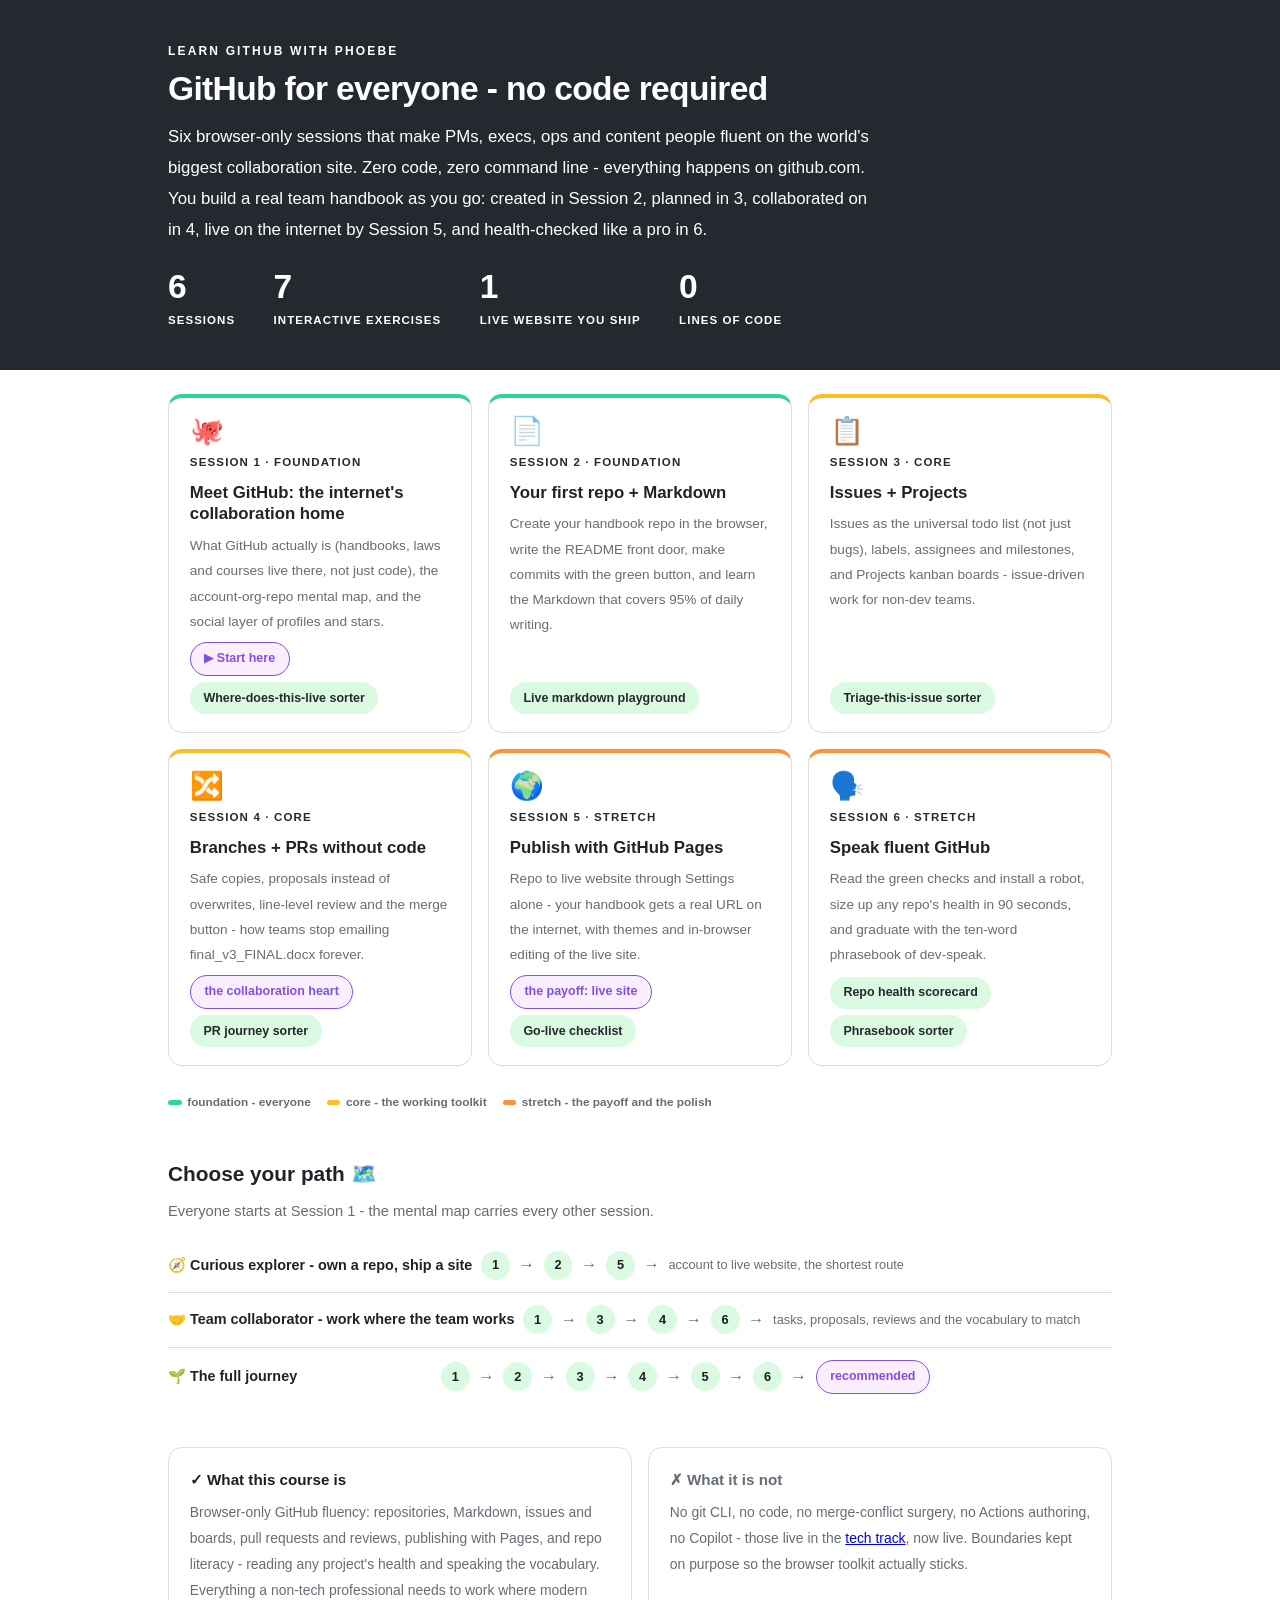
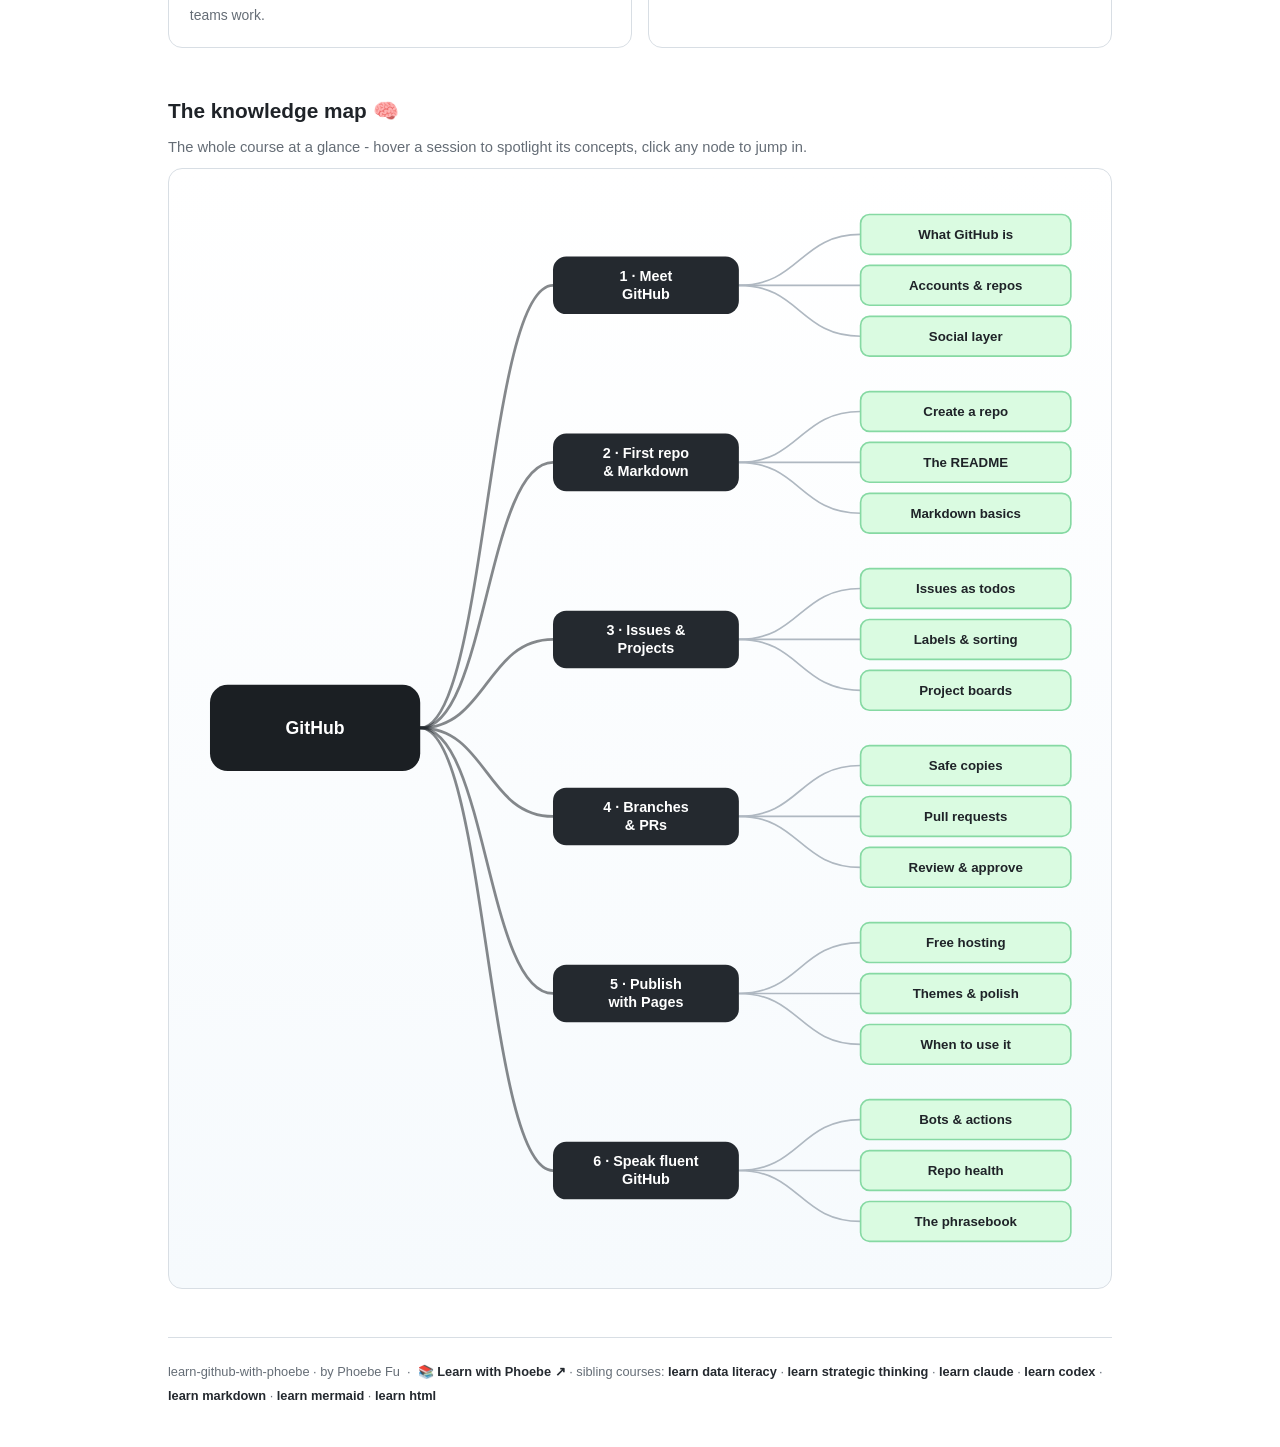
<file: index.html>
<!DOCTYPE html>
<html lang="en">
<head>
<meta charset="UTF-8">
<meta name="viewport" content="width=device-width, initial-scale=1.0">
<!-- social:start -->
<meta name="description" content="Six browser-only sessions that make PMs, execs, ops and content people fluent on the world&#x27;s biggest collaboration site. Zero code, zero command line - everything happens on github.com. You...">
<meta property="og:type" content="article">
<meta property="og:site_name" content="Learn with Phoebe">
<meta property="og:title" content="learn github with phoebe - GitHub for everyone, no code required">
<meta property="og:description" content="Six browser-only sessions that make PMs, execs, ops and content people fluent on the world&#x27;s biggest collaboration site. Zero code, zero command line - everything happens on github.com. You...">
<meta property="og:url" content="https://phoebefu6.github.io/learn-github-with-phoebe/">
<meta property="og:image" content="https://phoebefu6.github.io/learn-github-with-phoebe/assets/og-cover.png">
<meta property="og:image:width" content="1200">
<meta property="og:image:height" content="630">
<meta name="twitter:card" content="summary_large_image">
<meta name="twitter:title" content="learn github with phoebe - GitHub for everyone, no code required">
<meta name="twitter:description" content="Six browser-only sessions that make PMs, execs, ops and content people fluent on the world&#x27;s biggest collaboration site. Zero code, zero command line - everything happens on github.com. You...">
<meta name="twitter:image" content="https://phoebefu6.github.io/learn-github-with-phoebe/assets/og-cover.png">
<!-- social:end -->
<title>learn github with phoebe - GitHub for everyone, no code required</title>
<link rel="stylesheet" href="assets/style.css?v=40">
<style>
  .stats-row { display: flex; gap: 2.4rem; margin-top: 1.5rem; flex-wrap: wrap; }
  .stat b { display: block; font-size: 2.1rem; font-weight: 800; line-height: 1.05; font-variant-numeric: tabular-nums; }
  .stat span { font-size: .72rem; opacity: 1; text-transform: uppercase; letter-spacing: .09em; font-weight: 600; }

  .course-grid { display: grid; grid-template-columns: repeat(auto-fit, minmax(17rem, 1fr)); gap: 1rem; margin-top: 1.5rem; }
  .course-card {
    border: 1px solid var(--hairline);
    border-top: 4px solid var(--diff, var(--indigo));
    border-radius: var(--radius);
    padding: 1.2rem 1.3rem 1.1rem;
    display: flex;
    flex-direction: column;
    gap: .5rem;
    text-decoration: none;
    color: var(--ink);
    background: #fff;
    transition: box-shadow .15s ease, border-color .15s ease, transform .15s ease;
    position: relative;
  }
  .course-card:hover { border-color: var(--indigo-soft); border-top-color: var(--diff, var(--indigo)); box-shadow: 0 8px 28px rgba(27,31,35,.13); transform: translateY(-3px); }
  .course-card .cicon { font-size: 1.7rem; line-height: 1; }
  .course-card .cnum { font-size: .72rem; font-weight: 700; color: var(--indigo); text-transform: uppercase; letter-spacing: .1em; }
  .course-card h3 { font-size: 1.05rem; font-weight: 800; line-height: 1.3; }
  .course-card p { font-size: .85rem; color: var(--muted); flex: 1; }
  .course-card .meta { display: flex; gap: .4rem; flex-wrap: wrap; }

  .diff-legend { display: flex; gap: 1rem; margin-top: 1.6rem; font-size: .74rem; color: var(--muted); font-weight: 600; flex-wrap: wrap; }
  .diff-legend i { display: inline-block; width: .85rem; height: .35rem; border-radius: 999px; margin-right: .35rem; vertical-align: middle; }

  .paths { margin-top: 2.6rem; }
  .paths h2 { font-size: 1.3rem; font-weight: 800; margin-bottom: .3rem; }
  .paths .plede { color: var(--muted); font-size: .92rem; margin-bottom: .8rem; }
  .path { display: flex; gap: .55rem; align-items: center; padding: .75rem 0; border-bottom: .5px solid var(--hairline); flex-wrap: wrap; }
  .path:last-child { border-bottom: none; }
  .path b { min-width: 16.5rem; font-size: .9rem; }
  .path .pstep { background: var(--indigo-50); color: var(--indigo-deep); border-radius: 999px; padding: .16rem .68rem; font-weight: 700; font-size: .8rem; text-decoration: none; transition: all .12s ease; }
  .path .pstep:hover { background: var(--indigo); color: #fff; }
  .path .parr { color: var(--muted); font-weight: 700; }

  .isnot { display: grid; grid-template-columns: repeat(auto-fit, minmax(17rem, 1fr)); gap: 1rem; margin-top: 2.6rem; }
  .isnot .half { border: 1px solid var(--hairline); border-radius: var(--radius); padding: 1.1rem 1.3rem; background: #fff; }
  .isnot .half h3 { font-size: .95rem; font-weight: 800; margin-bottom: .4rem; }
  .isnot .half p { font-size: .87rem; color: var(--muted); }
  .isnot .is h3 { color: var(--indigo-deep); }
  .isnot .not h3 { color: var(--muted); }

  .mm-section { margin-top: 1.6rem; }
  .mm-section h2 { font-size: 1.3rem; font-weight: 800; margin-bottom: .2rem; }
  .mm-section .mm-lede { color: var(--muted); font-size: .92rem; margin-bottom: .4rem; }
  .mm-wrap { border: 1px solid var(--hairline); border-radius: var(--radius); background: linear-gradient(180deg,#fff, #F6FAFD); padding: .6rem; overflow-x: auto; }
  .mm-svg { width: 100%; height: auto; display: block; max-width: 60rem; margin: 0 auto; min-width: 34rem; }
  .mm-link { cursor: pointer; text-decoration: none; }
  .mm-node rect { transition: opacity .15s ease, filter .15s ease; }
  .mm-node text { pointer-events: none; }
  .mm-link:hover .mm-node rect { filter: brightness(1.06); }
  .mm-edge { transition: opacity .15s ease; }
</style>
</head>
<body>

<header class="masthead">
  <div class="wrap">
    <div class="eyebrow">Learn GitHub with Phoebe</div>
    <h1>GitHub for everyone - <span class="accent">no code required</span></h1>
    <p class="sub">Six browser-only sessions that make PMs, execs, ops and content people fluent on the world's biggest collaboration site. Zero code, zero command line - everything happens on github.com. You build a real team handbook as you go: created in Session 2, planned in 3, collaborated on in 4, live on the internet by Session 5, and health-checked like a pro in 6.</p>
    <div class="stats-row">
      <div class="stat"><b data-count="6">6</b><span>sessions</span></div>
      <div class="stat"><b data-count="7">7</b><span>interactive exercises</span></div>
      <div class="stat"><b data-count="1">1</b><span>live website you ship</span></div>
      <div class="stat"><b data-count="0">0</b><span>lines of code</span></div>
    </div>
  </div>
</header>

<main class="wrap">
  

  <section class="section">
    <div class="course-grid">
      <a class="course-card" href="courses/01-meet-github.html" style="--diff:#34D399">
        <span class="cicon">🐙</span>
        <span class="cnum">Session 1 · foundation</span>
        <h3>Meet GitHub: the internet's collaboration home</h3>
        <p>What GitHub actually is (handbooks, laws and courses live there, not just code), the account-org-repo mental map, and the social layer of profiles and stars.</p>
        <span class="meta"><span class="pill amber">▶ Start here</span><span class="pill light">Where-does-this-live sorter</span></span>
      </a>
      <a class="course-card" href="courses/02-first-repo-markdown.html" style="--diff:#34D399">
        <span class="cicon">📄</span>
        <span class="cnum">Session 2 · foundation</span>
        <h3>Your first repo + Markdown</h3>
        <p>Create your handbook repo in the browser, write the README front door, make commits with the green button, and learn the Markdown that covers 95% of daily writing.</p>
        <span class="meta"><span class="pill light">Live markdown playground</span></span>
      </a>
      <a class="course-card" href="courses/03-issues-and-projects.html" style="--diff:#FBBF24">
        <span class="cicon">📋</span>
        <span class="cnum">Session 3 · core</span>
        <h3>Issues + Projects</h3>
        <p>Issues as the universal todo list (not just bugs), labels, assignees and milestones, and Projects kanban boards - issue-driven work for non-dev teams.</p>
        <span class="meta"><span class="pill light">Triage-this-issue sorter</span></span>
      </a>
      <a class="course-card" href="courses/04-branches-and-prs.html" style="--diff:#FBBF24">
        <span class="cicon">🔀</span>
        <span class="cnum">Session 4 · core</span>
        <h3>Branches + PRs without code</h3>
        <p>Safe copies, proposals instead of overwrites, line-level review and the merge button - how teams stop emailing final_v3_FINAL.docx forever.</p>
        <span class="meta"><span class="pill amber">the collaboration heart</span><span class="pill light">PR journey sorter</span></span>
      </a>
      <a class="course-card" href="courses/05-publish-with-pages.html" style="--diff:#FB923C">
        <span class="cicon">🌍</span>
        <span class="cnum">Session 5 · stretch</span>
        <h3>Publish with GitHub Pages</h3>
        <p>Repo to live website through Settings alone - your handbook gets a real URL on the internet, with themes and in-browser editing of the live site.</p>
        <span class="meta"><span class="pill amber">the payoff: live site</span><span class="pill light">Go-live checklist</span></span>
      </a>
      <a class="course-card" href="courses/06-speak-fluent-github.html" style="--diff:#FB923C">
        <span class="cicon">🗣️</span>
        <span class="cnum">Session 6 · stretch</span>
        <h3>Speak fluent GitHub</h3>
        <p>Read the green checks and install a robot, size up any repo's health in 90 seconds, and graduate with the ten-word phrasebook of dev-speak.</p>
        <span class="meta"><span class="pill light">Repo health scorecard</span><span class="pill light">Phrasebook sorter</span></span>
      </a>
    </div>
    <div class="diff-legend">
      <span><i style="background:#34D399"></i>foundation - everyone</span>
      <span><i style="background:#FBBF24"></i>core - the working toolkit</span>
      <span><i style="background:#FB923C"></i>stretch - the payoff and the polish</span>
    </div>

    <div class="paths">
      <h2>Choose your path 🗺️</h2>
      <p class="plede">Everyone starts at Session 1 - the mental map carries every other session.</p>
      <div class="path"><b>🧭 Curious explorer - own a repo, ship a site</b>
        <a class="pstep" href="courses/01-meet-github.html">1</a><span class="parr">→</span>
        <a class="pstep" href="courses/02-first-repo-markdown.html">2</a><span class="parr">→</span>
        <a class="pstep" href="courses/05-publish-with-pages.html">5</a><span class="parr">→</span>
        <span style="font-size:.8rem;color:var(--muted)">account to live website, the shortest route</span>
      </div>
      <div class="path"><b>🤝 Team collaborator - work where the team works</b>
        <a class="pstep" href="courses/01-meet-github.html">1</a><span class="parr">→</span>
        <a class="pstep" href="courses/03-issues-and-projects.html">3</a><span class="parr">→</span>
        <a class="pstep" href="courses/04-branches-and-prs.html">4</a><span class="parr">→</span>
        <a class="pstep" href="courses/06-speak-fluent-github.html">6</a><span class="parr">→</span>
        <span style="font-size:.8rem;color:var(--muted)">tasks, proposals, reviews and the vocabulary to match</span>
      </div>
      <div class="path"><b>🌱 The full journey</b>
        <a class="pstep" href="courses/01-meet-github.html">1</a><span class="parr">→</span>
        <a class="pstep" href="courses/02-first-repo-markdown.html">2</a><span class="parr">→</span>
        <a class="pstep" href="courses/03-issues-and-projects.html">3</a><span class="parr">→</span>
        <a class="pstep" href="courses/04-branches-and-prs.html">4</a><span class="parr">→</span>
        <a class="pstep" href="courses/05-publish-with-pages.html">5</a><span class="parr">→</span>
        <a class="pstep" href="courses/06-speak-fluent-github.html">6</a><span class="parr">→</span>
        <span class="pill amber">recommended</span>
      </div>
    </div>

    <div class="isnot">
      <div class="half is">
        <h3>✓ What this course is</h3>
        <p>Browser-only GitHub fluency: repositories, Markdown, issues and boards, pull requests and reviews, publishing with Pages, and repo literacy - reading any project's health and speaking the vocabulary. Everything a non-tech professional needs to work where modern teams work.</p>
      </div>
      <div class="half not">
        <h3>✗ What it is not</h3>
        <p>No git CLI, no code, no merge-conflict surgery, no Actions authoring, no Copilot - those live in the <a href="https://phoebefu6.github.io/learn-github-for-builders-with-phoebe/">tech track</a>, now live. Boundaries kept on purpose so the browser toolkit actually sticks.</p>
      </div>
    </div>
  </section>

  <section class="section mm-section">
    <h2>The knowledge map 🧠</h2>
    <p class="mm-lede">The whole course at a glance - hover a session to spotlight its concepts, click any node to jump in.</p>
    <div class="mm-wrap"><div id="mindmap"></div></div>
  </section>

  <footer class="pagefoot">
    <span>learn-github-with-phoebe · by Phoebe Fu &nbsp;·&nbsp; 📚 <a href="https://phoebefu6.github.io/learn-with-phoebe/">Learn with Phoebe ↗</a> · sibling courses: <a href="https://phoebefu6.github.io/learn-data-literacy-with-phoebe/">learn data literacy</a> · <a href="https://phoebefu6.github.io/learn-strategic-thinking-with-phoebe/">learn strategic thinking</a> · <a href="https://phoebefu6.github.io/learn-claude-with-phoebe/">learn claude</a> · <a href="https://phoebefu6.github.io/learn-codex-with-phoebe/">learn codex</a> · <a href="https://phoebefu6.github.io/learn-markdown-with-phoebe/">learn markdown</a> · <a href="https://phoebefu6.github.io/learn-mermaid-with-phoebe/">learn mermaid</a> · <a href="https://phoebefu6.github.io/learn-html-with-phoebe/">learn html</a></span>
  </footer>
</main>

<script>
window.MINDMAP_DATA = {
  title: "GitHub",
  centerColor: "#1B1F23",
  sessions: [
    { label: "Meet\nGitHub", href: "courses/01-meet-github.html", color: "#34D399",
      concepts: [
        { label: "What GitHub is", href: "courses/01-meet-github.html" },
        { label: "Accounts & repos", href: "courses/01-meet-github.html" },
        { label: "Social layer", href: "courses/01-meet-github.html" } ] },
    { label: "First repo\n& Markdown", href: "courses/02-first-repo-markdown.html", color: "#34D399",
      concepts: [
        { label: "Create a repo", href: "courses/02-first-repo-markdown.html" },
        { label: "The README", href: "courses/02-first-repo-markdown.html" },
        { label: "Markdown basics", href: "courses/02-first-repo-markdown.html" } ] },
    { label: "Issues &\nProjects", href: "courses/03-issues-and-projects.html", color: "#FBBF24",
      concepts: [
        { label: "Issues as todos", href: "courses/03-issues-and-projects.html" },
        { label: "Labels & sorting", href: "courses/03-issues-and-projects.html" },
        { label: "Project boards", href: "courses/03-issues-and-projects.html" } ] },
    { label: "Branches\n& PRs", href: "courses/04-branches-and-prs.html", color: "#FBBF24",
      concepts: [
        { label: "Safe copies", href: "courses/04-branches-and-prs.html" },
        { label: "Pull requests", href: "courses/04-branches-and-prs.html" },
        { label: "Review & approve", href: "courses/04-branches-and-prs.html" } ] },
    { label: "Publish\nwith Pages", href: "courses/05-publish-with-pages.html", color: "#FB923C",
      concepts: [
        { label: "Free hosting", href: "courses/05-publish-with-pages.html" },
        { label: "Themes & polish", href: "courses/05-publish-with-pages.html" },
        { label: "When to use it", href: "courses/05-publish-with-pages.html" } ] },
    { label: "Speak fluent\nGitHub", href: "courses/06-speak-fluent-github.html", color: "#FB923C",
      concepts: [
        { label: "Bots & actions", href: "courses/06-speak-fluent-github.html" },
        { label: "Repo health", href: "courses/06-speak-fluent-github.html" },
        { label: "The phrasebook", href: "courses/06-speak-fluent-github.html" } ] }
  ]
};
</script>
<script src="assets/mindmap.js?v=17"></script>
<script src="assets/app.js?v=37"></script>
</body>
</html>
</file>
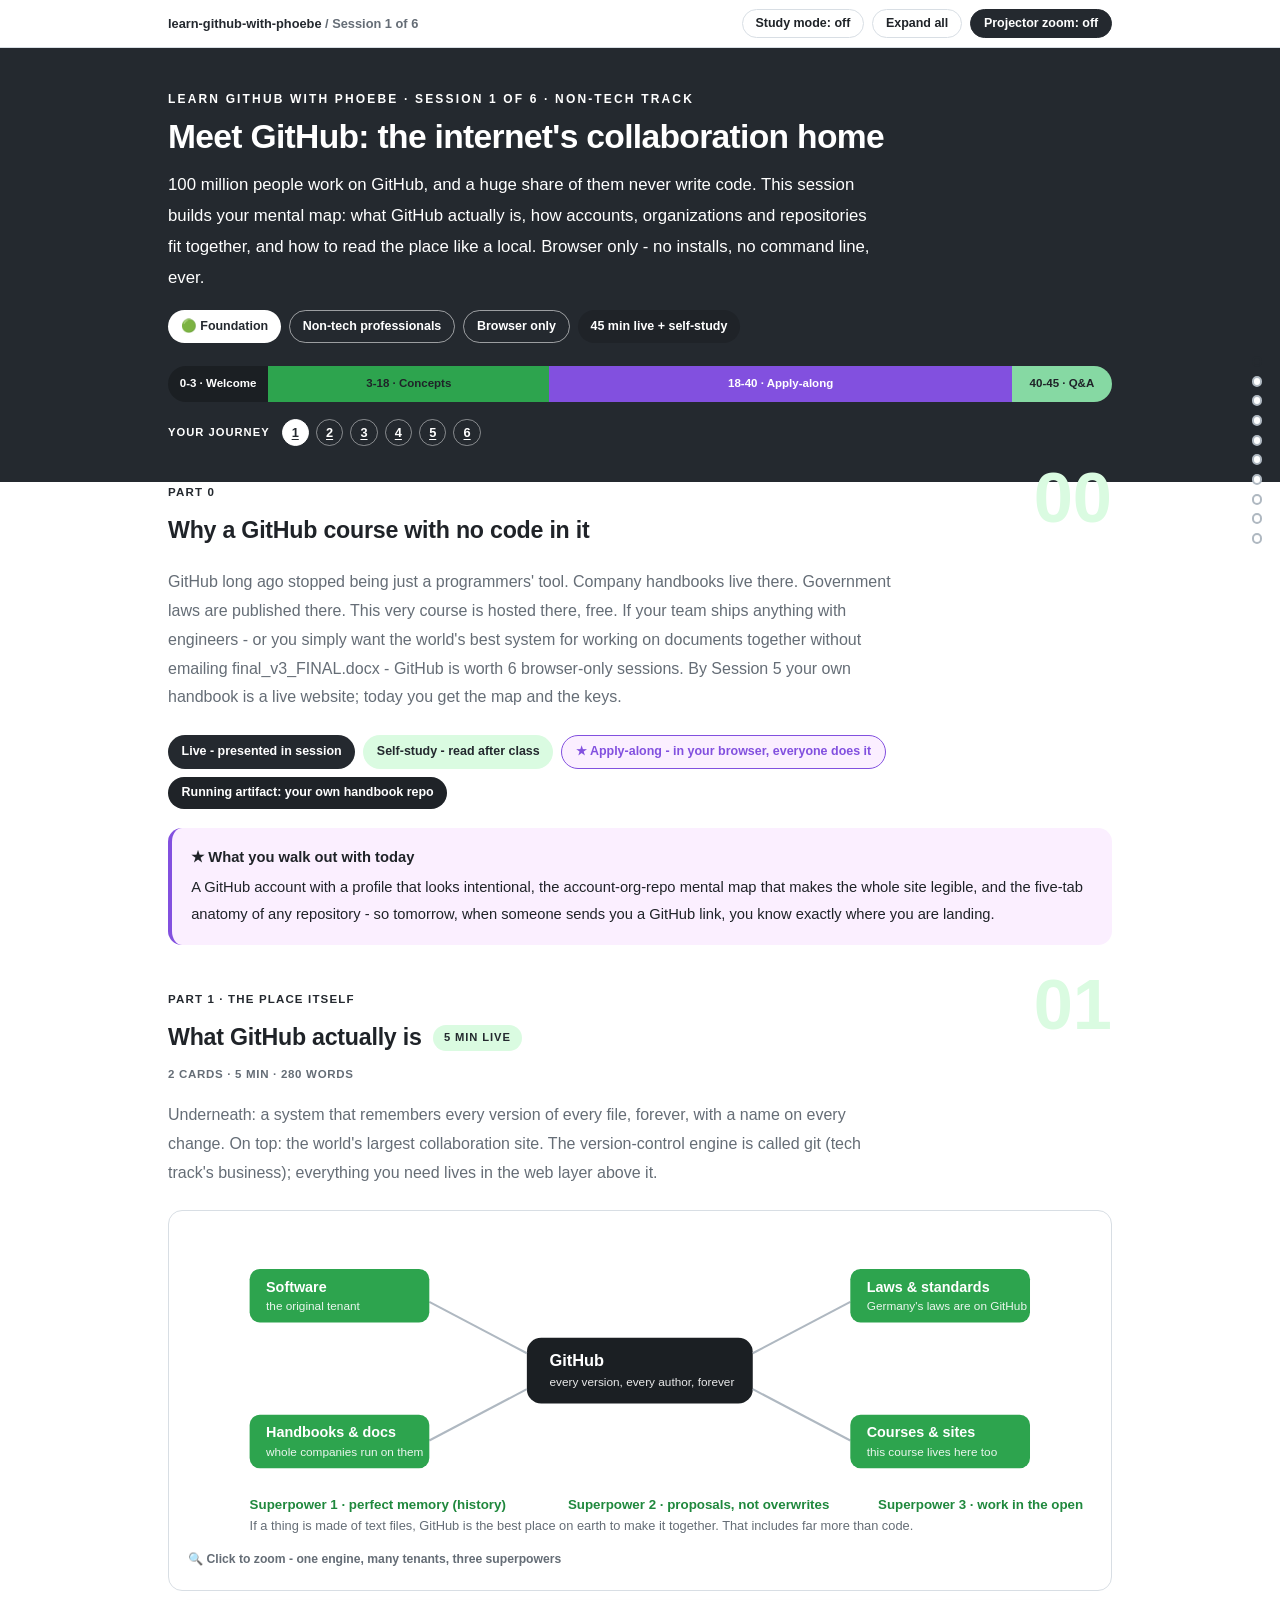
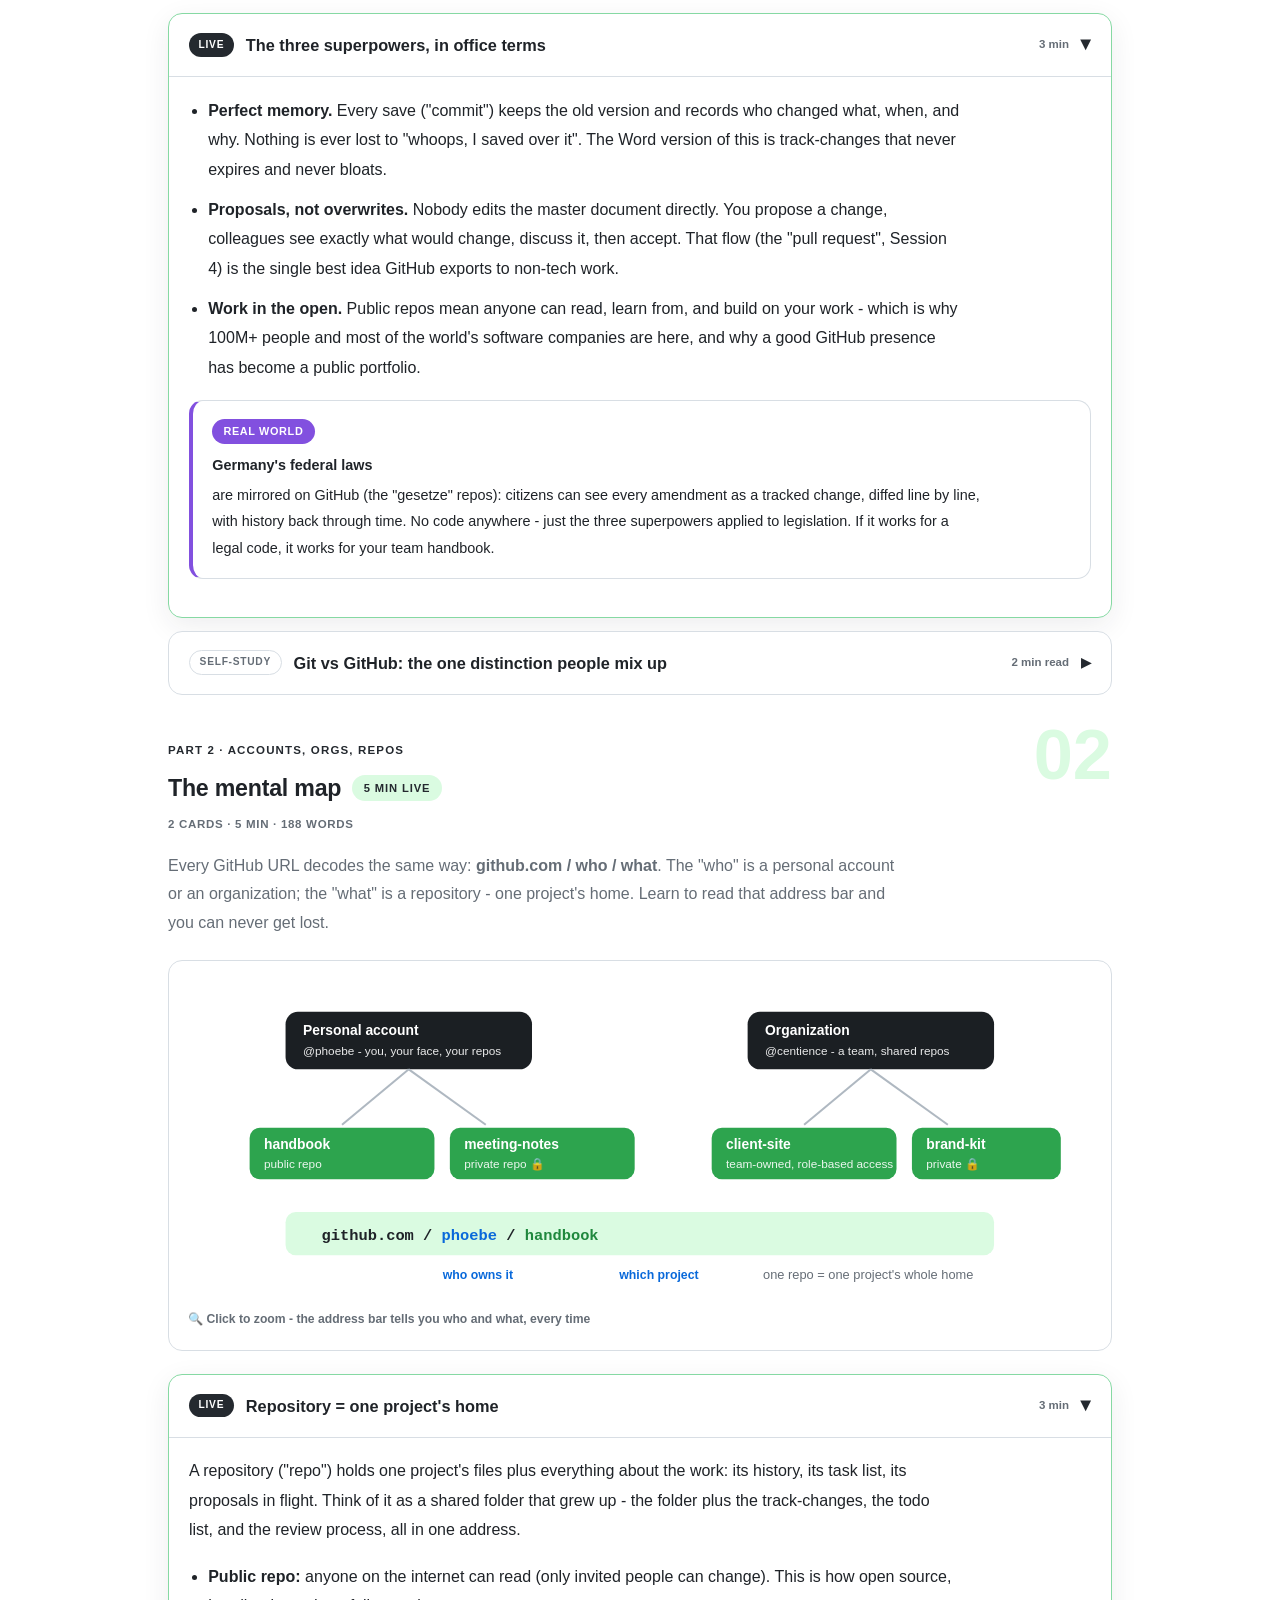
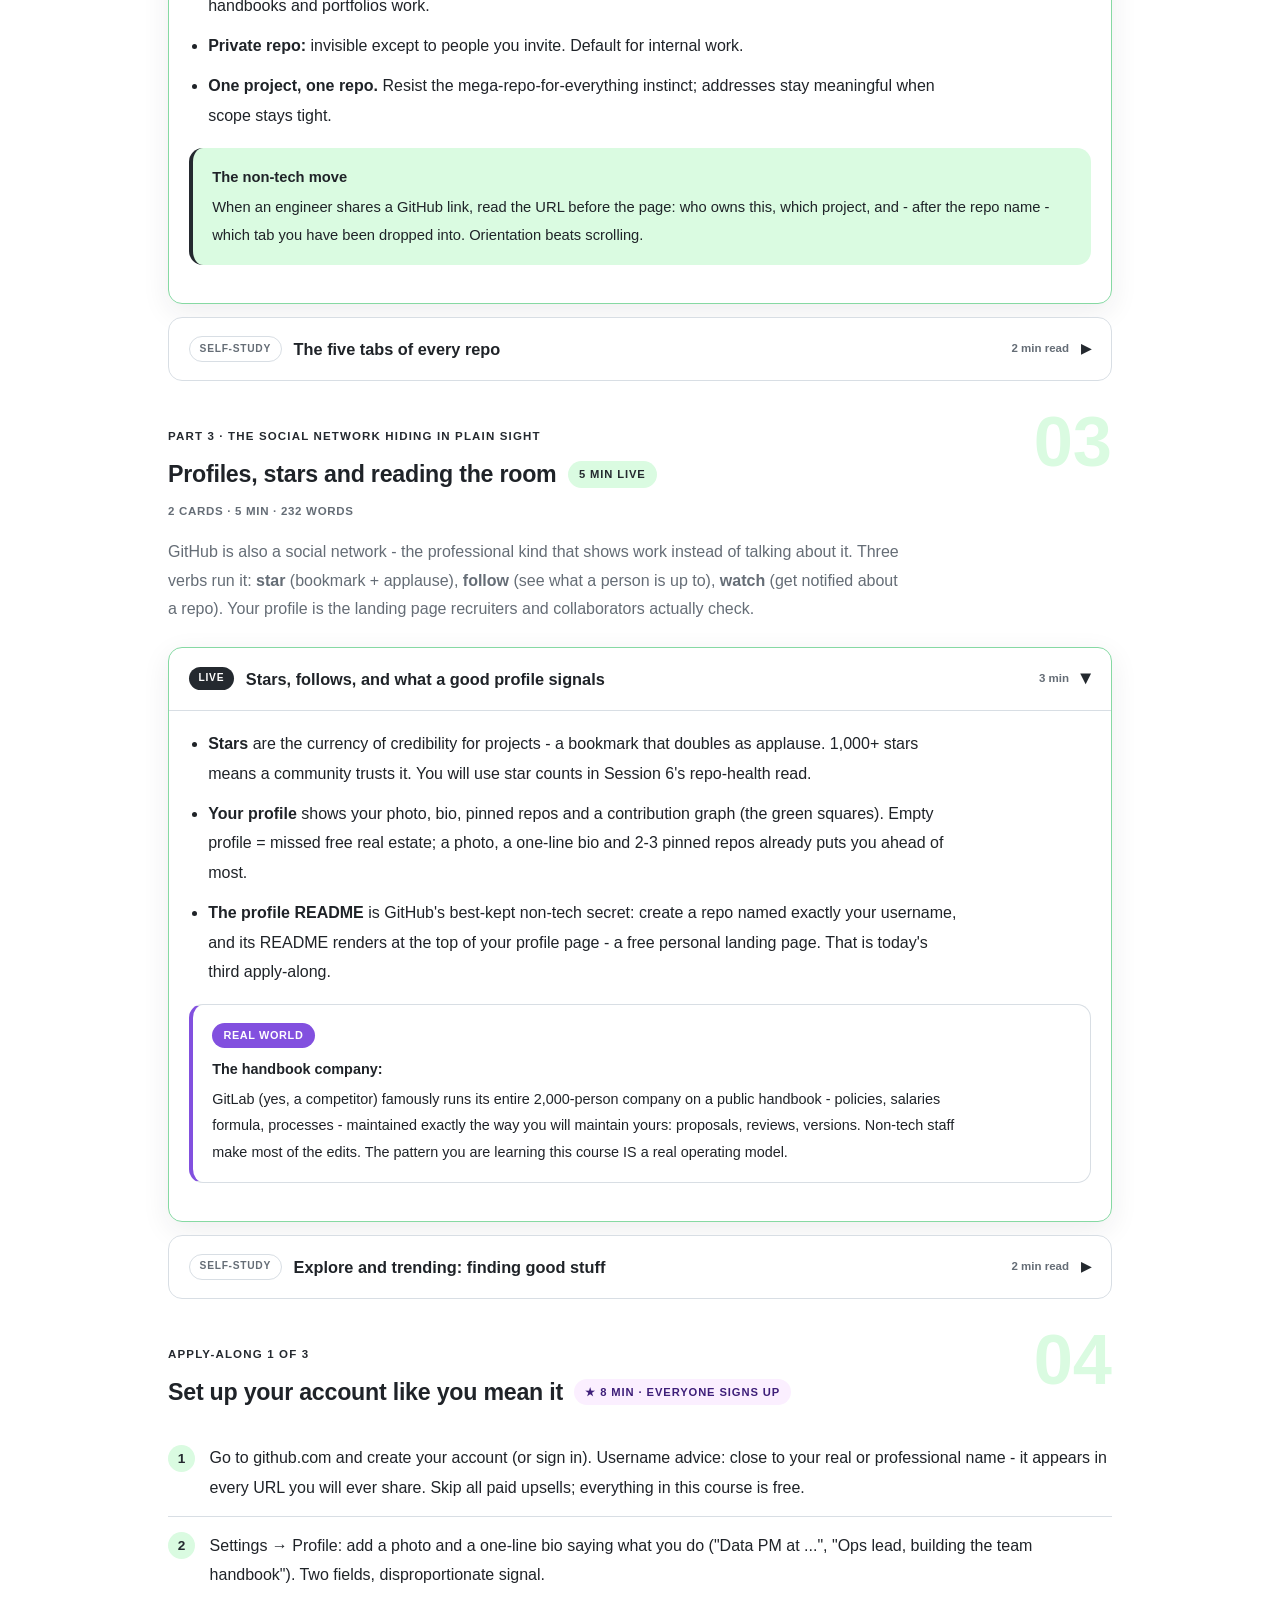
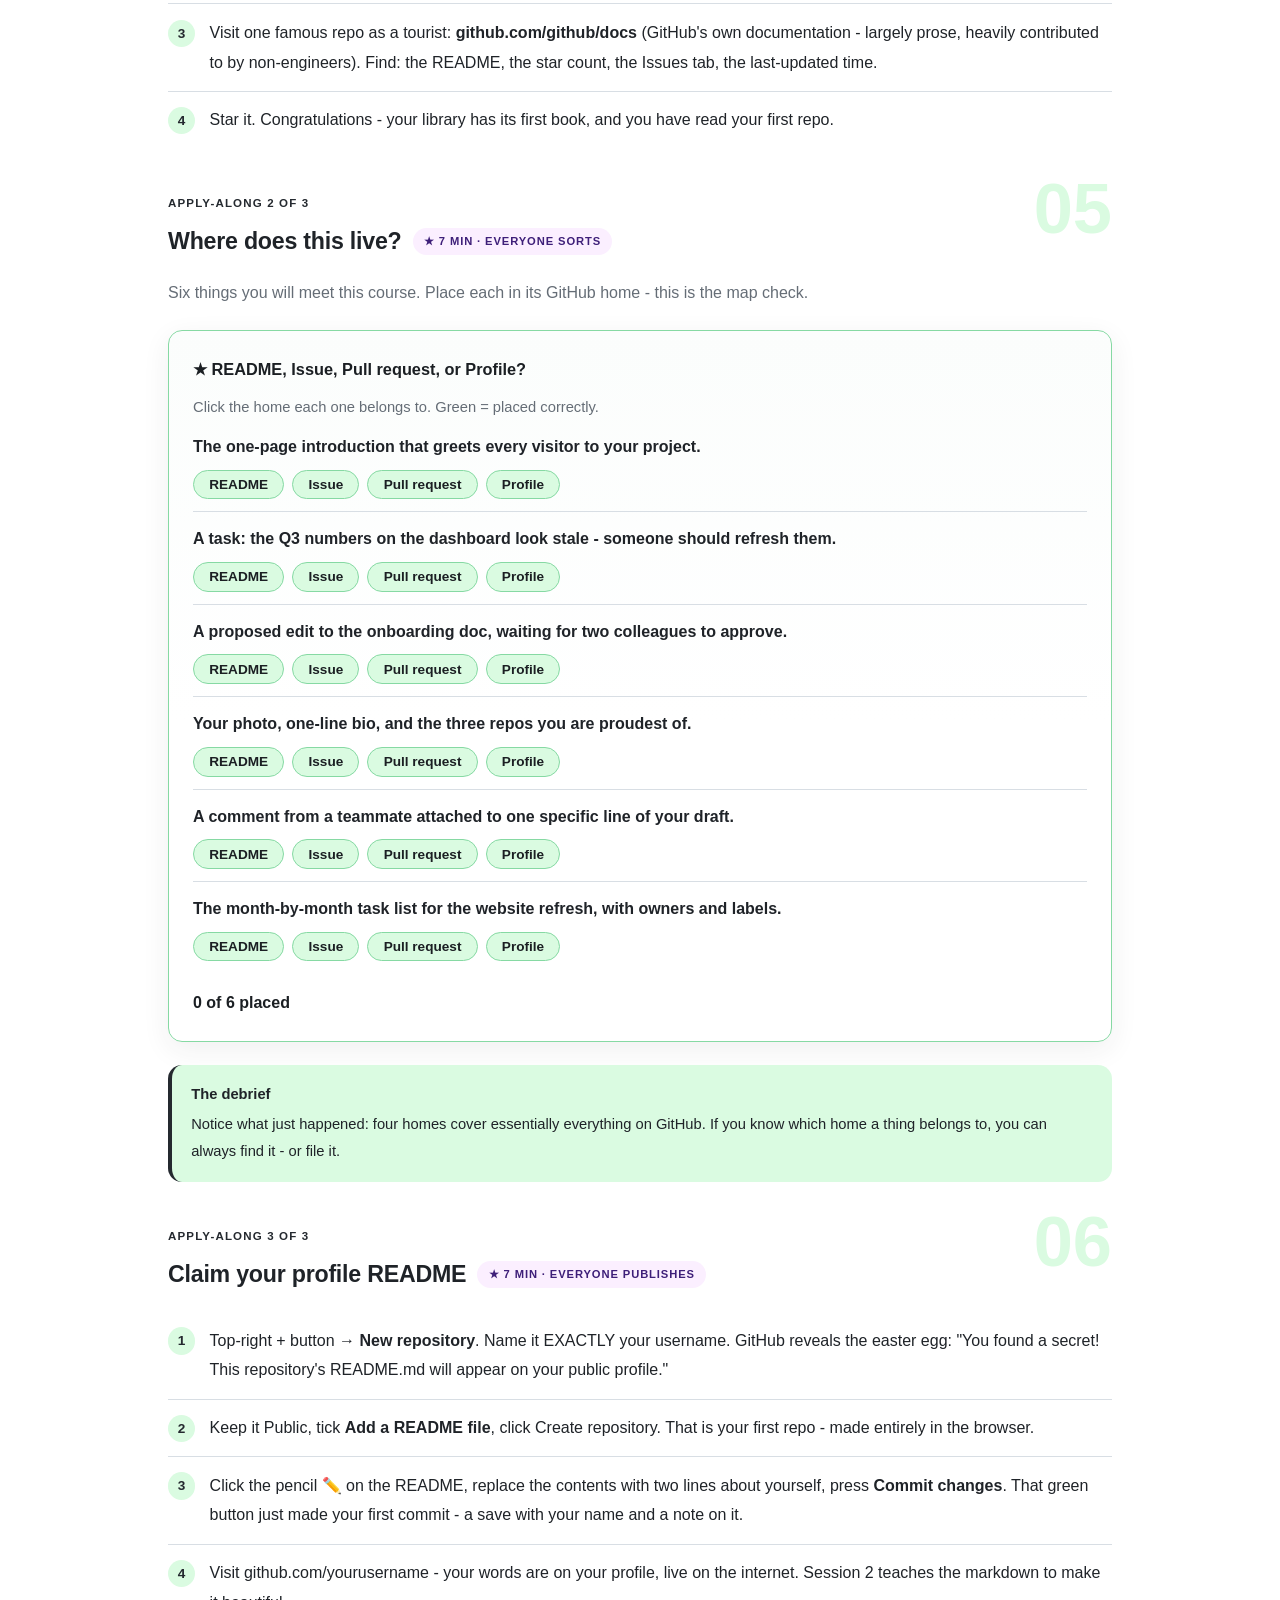
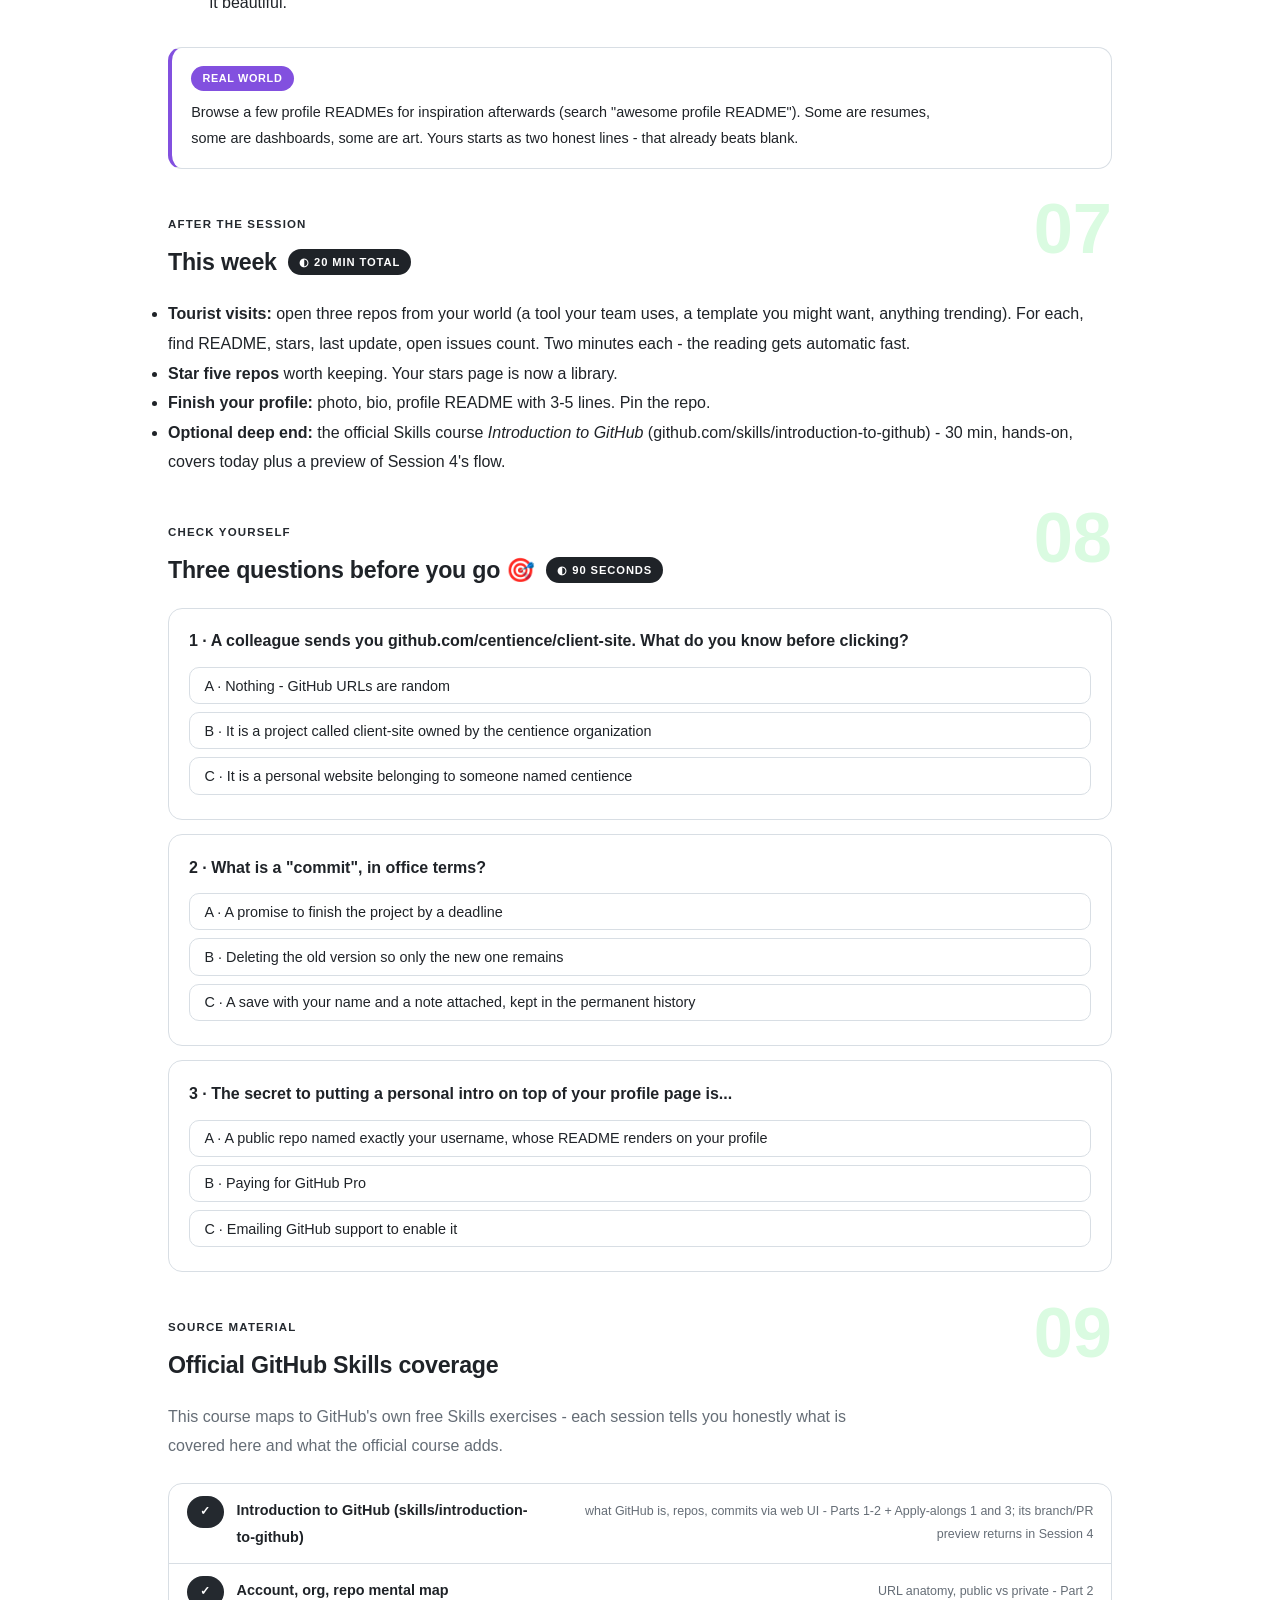
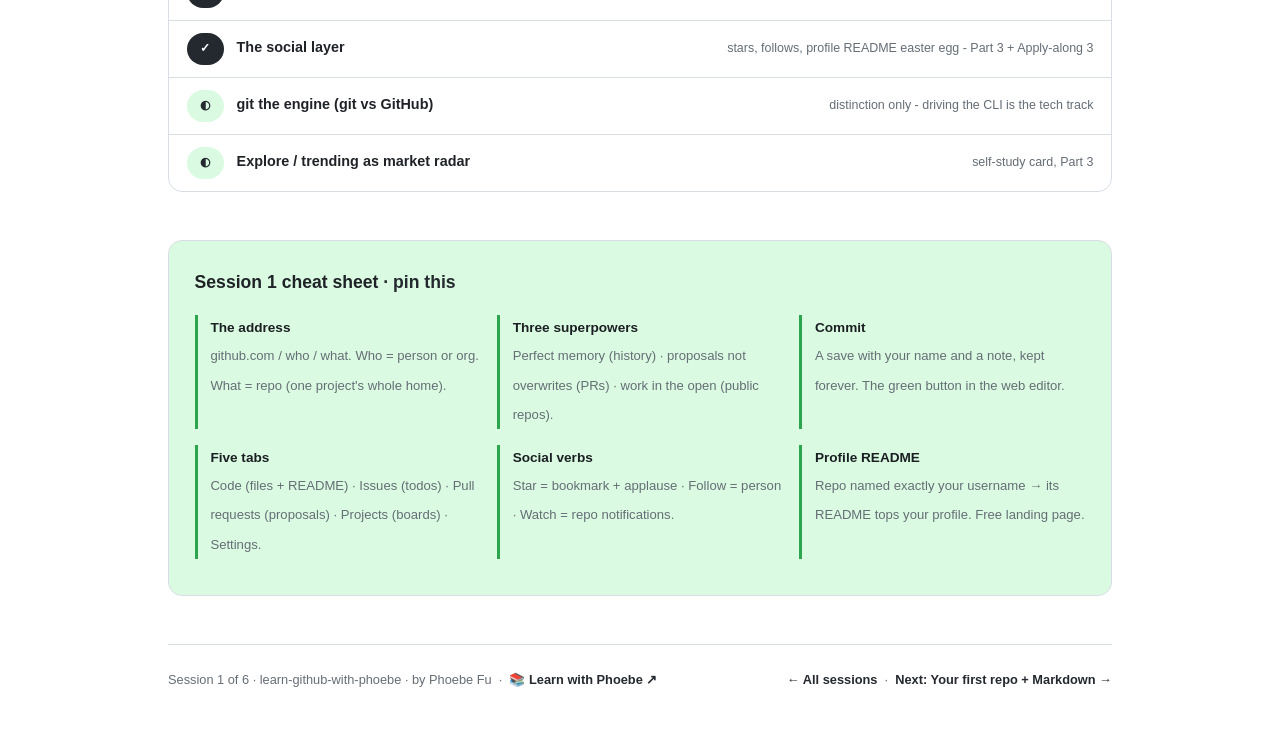
<file: courses/01-meet-github.html>
<!DOCTYPE html>
<html lang="en">
<head>
<meta charset="UTF-8">
<meta name="viewport" content="width=device-width, initial-scale=1.0">
<!-- social:start -->
<meta name="description" content="GitHub long ago stopped being just a programmers&#x27; tool. Company handbooks live there. Government laws are published there. This very course is hosted there, free. If your team ships...">
<meta property="og:type" content="article">
<meta property="og:site_name" content="Learn with Phoebe">
<meta property="og:title" content="Meet GitHub: the internet&#x27;s collaboration home - learn github with phoebe">
<meta property="og:description" content="GitHub long ago stopped being just a programmers&#x27; tool. Company handbooks live there. Government laws are published there. This very course is hosted there, free. If your team ships...">
<meta property="og:url" content="https://phoebefu6.github.io/learn-github-with-phoebe/courses/01-meet-github.html">
<meta property="og:image" content="https://phoebefu6.github.io/learn-github-with-phoebe/assets/og-cover.png">
<meta property="og:image:width" content="1200">
<meta property="og:image:height" content="630">
<meta name="twitter:card" content="summary_large_image">
<meta name="twitter:title" content="Meet GitHub: the internet&#x27;s collaboration home - learn github with phoebe">
<meta name="twitter:description" content="GitHub long ago stopped being just a programmers&#x27; tool. Company handbooks live there. Government laws are published there. This very course is hosted there, free. If your team ships...">
<meta name="twitter:image" content="https://phoebefu6.github.io/learn-github-with-phoebe/assets/og-cover.png">
<!-- social:end -->
<title>Session 1 · Meet GitHub - learn github with phoebe</title>
<link rel="stylesheet" href="../assets/style.css?v=39">
</head>
<body>

<div class="toolbar">
  <div class="wrap">
    <span class="crumb"><a href="../index.html">learn-github-with-phoebe</a> / Session 1 of 6</span>
    <button class="btn" id="toggle-all" type="button">Expand all</button>
    <button class="btn primary" id="zoom-toggle" type="button">Projector zoom: off</button>
  </div>
</div>

<header class="masthead">
  <div class="wrap">
    <div class="eyebrow">Learn GitHub with Phoebe · Session 1 of 6 · Non-tech track</div>
    <h1>Meet GitHub: <span class="accent">the internet's collaboration home</span></h1>
    <p class="sub">100 million people work on GitHub, and a huge share of them never write code. This session builds your mental map: what GitHub actually is, how accounts, organizations and repositories fit together, and how to read the place like a local. Browser only - no installs, no command line, ever.</p>
    <div class="chip-row">
      <span class="chip level">🟢 Foundation</span>
      <span class="chip audience">Non-tech professionals</span>
      <span class="chip audience">Browser only</span>
      <span class="chip time">45 min live + self-study</span>
    </div>
    <div class="agenda">
      <span class="a1" style="flex:1">0-3 · Welcome</span>
      <span class="a2" style="flex:3">3-18 · Concepts</span>
      <span class="a3" style="flex:5">18-40 · Apply-along</span>
      <span class="a4" style="flex:1">40-45 · Q&amp;A</span>
    </div>
  </div>
</header>

<main class="wrap">

  <!-- ============ INTRO ============ -->
  <section class="section" id="intro">
    <div class="section-kicker">
      <span class="klabel">Part 0</span>
      <h2>Why a GitHub course with no code in it</h2>
    </div>
    <p class="lede">GitHub long ago stopped being just a programmers' tool. Company handbooks live there. Government laws are published there. This very course is hosted there, free. If your team ships anything with engineers - or you simply want the world's best system for working on documents together without emailing final_v3_FINAL.docx - GitHub is worth 6 browser-only sessions. By Session 5 your own handbook is a live website; today you get the map and the keys.</p>
    <div class="legend">
      <span class="pill solid">Live - presented in session</span>
      <span class="pill light">Self-study - read after class</span>
      <span class="pill amber">★ Apply-along - in your browser, everyone does it</span>
      <span class="pill inkpill">Running artifact: your own handbook repo</span>
    </div>
    <div class="callout win">
      <strong>★ What you walk out with today</strong>
      A GitHub account with a profile that looks intentional, the account-org-repo mental map that makes the whole site legible, and the five-tab anatomy of any repository - so tomorrow, when someone sends you a GitHub link, you know exactly where you are landing.
    </div>
  </section>

  <!-- ============ PART 1: WHAT GITHUB IS ============ -->
  <section class="section" id="what-github-is">
    <div class="section-kicker">
      <span class="klabel">Part 1 · the place itself</span>
      <h2>What GitHub actually is <span class="tag concept">5 min live</span></h2>
    </div>
    <p class="lede">Underneath: a system that remembers every version of every file, forever, with a name on every change. On top: the world's largest collaboration site. The version-control engine is called git (tech track's business); everything you need lives in the web layer above it.</p>

    <figure class="zoomable">
      <svg viewBox="0 0 880 300" xmlns="http://www.w3.org/2000/svg" role="img" aria-label="Hub diagram: GitHub in the center, around it code, handbooks, laws, courses, designs, data - with the three superpowers below">
        <style>
          .mgT { font: 700 14px Inter, sans-serif; fill: #FFFFFF; }
          .mgS { font: 400 11.5px Inter, sans-serif; fill: #FFFFFF; opacity: .9; }
          .mgH { font: 700 15px Inter, sans-serif; fill: #1F2328; }
          .mgX { font: 400 12.5px Inter, sans-serif; fill: #656D76; }
          .mgG { font: 700 13px Inter, sans-serif; fill: #1F883D; }
          .mgL { stroke: #AFB8C1; stroke-width: 2; fill: none; }
        </style>
        <rect x="330" y="105" width="220" height="64" rx="14" fill="#1B1F23"/>
        <text class="mgT" x="352" y="132" style="font-size:16px">GitHub</text>
        <text class="mgS" x="352" y="152">every version, every author, forever</text>
        <line class="mgL" x1="330" y1="120" x2="235" y2="70"/>
        <line class="mgL" x1="330" y1="155" x2="235" y2="205"/>
        <line class="mgL" x1="550" y1="120" x2="645" y2="70"/>
        <line class="mgL" x1="550" y1="155" x2="645" y2="205"/>
        <rect x="60" y="38" width="175" height="52" rx="10" fill="#2DA44E"/>
        <text class="mgT" x="76" y="60">Software</text>
        <text class="mgS" x="76" y="78">the original tenant</text>
        <rect x="60" y="180" width="175" height="52" rx="10" fill="#2DA44E"/>
        <text class="mgT" x="76" y="202">Handbooks &amp; docs</text>
        <text class="mgS" x="76" y="220">whole companies run on them</text>
        <rect x="645" y="38" width="175" height="52" rx="10" fill="#2DA44E"/>
        <text class="mgT" x="661" y="60">Laws &amp; standards</text>
        <text class="mgS" x="661" y="78">Germany's laws are on GitHub</text>
        <rect x="645" y="180" width="175" height="52" rx="10" fill="#2DA44E"/>
        <text class="mgT" x="661" y="202">Courses &amp; sites</text>
        <text class="mgS" x="661" y="220">this course lives here too</text>
        <text class="mgG" x="60" y="272">Superpower 1 · perfect memory (history)</text>
        <text class="mgG" x="370" y="272">Superpower 2 · proposals, not overwrites</text>
        <text class="mgG" x="672" y="272">Superpower 3 · work in the open</text>
        <text class="mgX" x="60" y="292">If a thing is made of text files, GitHub is the best place on earth to make it together. That includes far more than code.</text>
      </svg>
      <figcaption>🔍 Click to zoom - one engine, many tenants, three superpowers</figcaption>
    </figure>

    <details class="card" open>
      <summary><span class="mode live">Live</span>The three superpowers, in office terms<span class="mini">3 min</span><span class="caret">▶</span></summary>
      <div class="body">
        <ul>
          <li><strong>Perfect memory.</strong> Every save ("commit") keeps the old version and records who changed what, when, and why. Nothing is ever lost to "whoops, I saved over it". The Word version of this is track-changes that never expires and never bloats.</li>
          <li><strong>Proposals, not overwrites.</strong> Nobody edits the master document directly. You propose a change, colleagues see exactly what would change, discuss it, then accept. That flow (the "pull request", Session 4) is the single best idea GitHub exports to non-tech work.</li>
          <li><strong>Work in the open.</strong> Public repos mean anyone can read, learn from, and build on your work - which is why 100M+ people and most of the world's software companies are here, and why a good GitHub presence has become a public portfolio.</li>
        </ul>
        <div class="callout example">
          <span class="ex-pill">Real world</span>
          <p><strong>Germany's federal laws</strong> are mirrored on GitHub (the "gesetze" repos): citizens can see every amendment as a tracked change, diffed line by line, with history back through time. No code anywhere - just the three superpowers applied to legislation. If it works for a legal code, it works for your team handbook.</p>
        </div>
      </div>
    </details>

    <details class="card">
      <summary><span class="mode self">Self-study</span>Git vs GitHub: the one distinction people mix up<span class="mini">2 min read</span><span class="caret">▶</span></summary>
      <div class="body">
        <p>git (lowercase) is the version-control engine - a command-line tool from 2005 that developers run on their machines. GitHub is a company and website (2008) that hosts git repositories and adds everything friendly on top: the web interface, issues, pull requests, profiles, Pages websites.</p>
        <ul>
          <li>You can use git without GitHub (some companies host elsewhere: GitLab, Bitbucket).</li>
          <li><strong>You can use GitHub without ever touching git</strong> - that is this entire track. The web UI covers creating, editing, proposing and publishing.</li>
          <li>When a developer says "clone", "push" or "pull", they are speaking git. Session 6 gives you the phrasebook; the tech track teaches the driving.</li>
        </ul>
      </div>
    </details>
  </section>

  <!-- ============ PART 2: THE MENTAL MAP ============ -->
  <section class="section" id="mental-map">
    <div class="section-kicker">
      <span class="klabel">Part 2 · accounts, orgs, repos</span>
      <h2>The mental map <span class="tag concept">5 min live</span></h2>
    </div>
    <p class="lede">Every GitHub URL decodes the same way: <strong>github.com / who / what</strong>. The "who" is a personal account or an organization; the "what" is a repository - one project's home. Learn to read that address bar and you can never get lost.</p>

    <figure class="zoomable">
      <svg viewBox="0 0 880 310" xmlns="http://www.w3.org/2000/svg" role="img" aria-label="Map: personal account and organization at top, repositories under each, URL anatomy at the bottom">
        <style>
          .mmT { font: 700 13.5px Inter, sans-serif; fill: #FFFFFF; }
          .mmS { font: 400 11.5px Inter, sans-serif; fill: #FFFFFF; opacity: .9; }
          .mmX { font: 400 12.5px Inter, sans-serif; fill: #656D76; }
          .mmU { font: 700 15px "SF Mono", Menlo, monospace; fill: #1F2328; }
          .mmB { font: 700 12px Inter, sans-serif; fill: #0969DA; }
          .mmL { stroke: #AFB8C1; stroke-width: 2; fill: none; }
        </style>
        <rect x="95" y="30" width="240" height="56" rx="12" fill="#1B1F23"/>
        <text class="mmT" x="112" y="53">Personal account</text>
        <text class="mmS" x="112" y="72">@phoebe - you, your face, your repos</text>
        <rect x="545" y="30" width="240" height="56" rx="12" fill="#1B1F23"/>
        <text class="mmT" x="562" y="53">Organization</text>
        <text class="mmS" x="562" y="72">@centience - a team, shared repos</text>
        <line class="mmL" x1="215" y1="86" x2="150" y2="140"/>
        <line class="mmL" x1="215" y1="86" x2="290" y2="140"/>
        <line class="mmL" x1="665" y1="86" x2="600" y2="140"/>
        <line class="mmL" x1="665" y1="86" x2="740" y2="140"/>
        <rect x="60" y="143" width="180" height="50" rx="10" fill="#2DA44E"/>
        <text class="mmT" x="74" y="164">handbook</text>
        <text class="mmS" x="74" y="182">public repo</text>
        <rect x="255" y="143" width="180" height="50" rx="10" fill="#2DA44E"/>
        <text class="mmT" x="269" y="164">meeting-notes</text>
        <text class="mmS" x="269" y="182">private repo 🔒</text>
        <rect x="510" y="143" width="180" height="50" rx="10" fill="#2DA44E"/>
        <text class="mmT" x="524" y="164">client-site</text>
        <text class="mmS" x="524" y="182">team-owned, role-based access</text>
        <rect x="705" y="143" width="145" height="50" rx="10" fill="#2DA44E"/>
        <text class="mmT" x="719" y="164">brand-kit</text>
        <text class="mmS" x="719" y="182">private 🔒</text>
        <rect x="95" y="225" width="690" height="42" rx="10" fill="#DAFBE1"/>
        <text class="mmU" x="130" y="252">github.com / <tspan fill="#0969DA">phoebe</tspan> / <tspan fill="#1F883D">handbook</tspan></text>
        <text class="mmB" x="248" y="290">who owns it</text>
        <text class="mmB" x="420" y="290">which project</text>
        <text class="mmX" x="560" y="290">one repo = one project's whole home</text>
      </svg>
      <figcaption>🔍 Click to zoom - the address bar tells you who and what, every time</figcaption>
    </figure>

    <details class="card" open>
      <summary><span class="mode live">Live</span>Repository = one project's home<span class="mini">3 min</span><span class="caret">▶</span></summary>
      <div class="body">
        <p>A repository ("repo") holds one project's files plus everything about the work: its history, its task list, its proposals in flight. Think of it as a shared folder that grew up - the folder plus the track-changes, the todo list, and the review process, all in one address.</p>
        <ul>
          <li><strong>Public repo:</strong> anyone on the internet can read (only invited people can change). This is how open source, handbooks and portfolios work.</li>
          <li><strong>Private repo:</strong> invisible except to people you invite. Default for internal work.</li>
          <li><strong>One project, one repo.</strong> Resist the mega-repo-for-everything instinct; addresses stay meaningful when scope stays tight.</li>
        </ul>
        <div class="callout tip">
          <strong>The non-tech move</strong>
          When an engineer shares a GitHub link, read the URL before the page: who owns this, which project, and - after the repo name - which tab you have been dropped into. Orientation beats scrolling.
        </div>
      </div>
    </details>

    <details class="card">
      <summary><span class="mode self">Self-study</span>The five tabs of every repo<span class="mini">2 min read</span><span class="caret">▶</span></summary>
      <div class="body">
        <table class="clean">
          <thead><tr><th>Tab</th><th>What it holds</th><th>Your session</th></tr></thead>
          <tbody>
            <tr><td><strong>Code</strong></td><td>the files themselves + the README front door</td><td>Session 2</td></tr>
            <tr><td><strong>Issues</strong></td><td>the task list: bugs, ideas, todos, questions</td><td>Session 3</td></tr>
            <tr><td><strong>Pull requests</strong></td><td>proposed changes under discussion</td><td>Session 4</td></tr>
            <tr><td><strong>Projects</strong></td><td>kanban boards built from issues</td><td>Session 3</td></tr>
            <tr><td><strong>Settings</strong></td><td>visibility, collaborators, Pages publishing</td><td>Session 5</td></tr>
          </tbody>
        </table>
        <p>("Actions", "Wiki", "Insights" and friends exist too - Session 6 gives you the literacy-level tour.)</p>
      </div>
    </details>
  </section>

  <!-- ============ PART 3: SOCIAL LAYER ============ -->
  <section class="section" id="social">
    <div class="section-kicker">
      <span class="klabel">Part 3 · the social network hiding in plain sight</span>
      <h2>Profiles, stars and reading the room <span class="tag concept">5 min live</span></h2>
    </div>
    <p class="lede">GitHub is also a social network - the professional kind that shows work instead of talking about it. Three verbs run it: <strong>star</strong> (bookmark + applause), <strong>follow</strong> (see what a person is up to), <strong>watch</strong> (get notified about a repo). Your profile is the landing page recruiters and collaborators actually check.</p>

    <details class="card" open>
      <summary><span class="mode live">Live</span>Stars, follows, and what a good profile signals<span class="mini">3 min</span><span class="caret">▶</span></summary>
      <div class="body">
        <ul>
          <li><strong>Stars</strong> are the currency of credibility for projects - a bookmark that doubles as applause. 1,000+ stars means a community trusts it. You will use star counts in Session 6's repo-health read.</li>
          <li><strong>Your profile</strong> shows your photo, bio, pinned repos and a contribution graph (the green squares). Empty profile = missed free real estate; a photo, a one-line bio and 2-3 pinned repos already puts you ahead of most.</li>
          <li><strong>The profile README</strong> is GitHub's best-kept non-tech secret: create a repo named exactly your username, and its README renders at the top of your profile page - a free personal landing page. That is today's third apply-along.</li>
        </ul>
        <div class="callout example">
          <span class="ex-pill">Real world</span>
          <p><strong>The handbook company:</strong> GitLab (yes, a competitor) famously runs its entire 2,000-person company on a public handbook - policies, salaries formula, processes - maintained exactly the way you will maintain yours: proposals, reviews, versions. Non-tech staff make most of the edits. The pattern you are learning this course IS a real operating model.</p>
        </div>
      </div>
    </details>

    <details class="card">
      <summary><span class="mode self">Self-study</span>Explore and trending: finding good stuff<span class="mini">2 min read</span><span class="caret">▶</span></summary>
      <div class="body">
        <p>github.com/explore and github.com/trending surface what the world is starring right now. Two non-tech uses:</p>
        <ul>
          <li><strong>Market radar:</strong> trending repos in your industry's topics (search "awesome analytics", "handbook", your domain) show where tooling and practice are heading - weeks before the blog posts.</li>
          <li><strong>Template shopping:</strong> almost anything you want to make (handbook, portfolio, course site, policy pack) has a starred template repo you can copy. Star liberally; your stars page becomes your library.</li>
        </ul>
      </div>
    </details>
  </section>

  <!-- ============ DEMO 1 ============ -->
  <section class="section" id="demo-1">
    <div class="section-kicker">
      <span class="klabel">Apply-along 1 of 3</span>
      <h2>Set up your account like you mean it <span class="tag demo">★ 8 min · everyone signs up</span></h2>
    </div>
    <div class="steps">
      <div class="step"><p>Go to github.com and create your account (or sign in). Username advice: close to your real or professional name - it appears in every URL you will ever share. Skip all paid upsells; everything in this course is free.</p></div>
      <div class="step"><p>Settings → Profile: add a photo and a one-line bio saying what you do ("Data PM at ...", "Ops lead, building the team handbook"). Two fields, disproportionate signal.</p></div>
      <div class="step"><p>Visit one famous repo as a tourist: <strong>github.com/github/docs</strong> (GitHub's own documentation - largely prose, heavily contributed to by non-engineers). Find: the README, the star count, the Issues tab, the last-updated time.</p></div>
      <div class="step"><p>Star it. Congratulations - your library has its first book, and you have read your first repo.</p></div>
    </div>
  </section>

  <!-- ============ DEMO 2 ============ -->
  <section class="section" id="demo-2">
    <div class="section-kicker">
      <span class="klabel">Apply-along 2 of 3</span>
      <h2>Where does this live? <span class="tag demo">★ 7 min · everyone sorts</span></h2>
    </div>
    <p class="lede">Six things you will meet this course. Place each in its GitHub home - this is the map check.</p>
    <div class="widget" data-widget="sorter" data-config='{
      "title": "★ README, Issue, Pull request, or Profile?",
      "intro": "Click the home each one belongs to. Green = placed correctly.",
      "categories": ["README", "Issue", "Pull request", "Profile"],
      "items": [
        {"t": "The one-page introduction that greets every visitor to your project.", "c": 0, "why": "the README is the front door of a repo - Session 2 writes yours"},
        {"t": "A task: the Q3 numbers on the dashboard look stale - someone should refresh them.", "c": 1, "why": "issues are the universal todo list, not just bug reports"},
        {"t": "A proposed edit to the onboarding doc, waiting for two colleagues to approve.", "c": 2, "why": "proposals under review = pull requests, the collaboration heart"},
        {"t": "Your photo, one-line bio, and the three repos you are proudest of.", "c": 3, "why": "the profile is your landing page - pinned repos are the showcase"},
        {"t": "A comment from a teammate attached to one specific line of your draft.", "c": 2, "why": "line-level comments live inside a pull request review - Session 4"},
        {"t": "The month-by-month task list for the website refresh, with owners and labels.", "c": 1, "why": "a set of issues (and Session 3 puts them on a Projects board)"}
      ]}'></div>
    <div class="callout tip">
      <strong>The debrief</strong>
      Notice what just happened: four homes cover essentially everything on GitHub. If you know which home a thing belongs to, you can always find it - or file it.
    </div>
  </section>

  <!-- ============ DEMO 3 ============ -->
  <section class="section" id="demo-3">
    <div class="section-kicker">
      <span class="klabel">Apply-along 3 of 3</span>
      <h2>Claim your profile README <span class="tag demo">★ 7 min · everyone publishes</span></h2>
    </div>
    <div class="steps">
      <div class="step"><p>Top-right + button → <strong>New repository</strong>. Name it EXACTLY your username. GitHub reveals the easter egg: "You found a secret! This repository's README.md will appear on your public profile."</p></div>
      <div class="step"><p>Keep it Public, tick <strong>Add a README file</strong>, click Create repository. That is your first repo - made entirely in the browser.</p></div>
      <div class="step"><p>Click the pencil ✏️ on the README, replace the contents with two lines about yourself, press <strong>Commit changes</strong>. That green button just made your first commit - a save with your name and a note on it.</p></div>
      <div class="step"><p>Visit github.com/yourusername - your words are on your profile, live on the internet. Session 2 teaches the markdown to make it beautiful.</p></div>
    </div>
    <div class="callout example">
      <span class="ex-pill">Real world</span>
      <p>Browse a few profile READMEs for inspiration afterwards (search "awesome profile README"). Some are resumes, some are dashboards, some are art. Yours starts as two honest lines - that already beats blank.</p>
    </div>
  </section>

  <!-- ============ HOMEWORK ============ -->
  <section class="section" id="exercise">
    <div class="section-kicker">
      <span class="klabel">After the session</span>
      <h2>This week <span class="tag exercise">◐ 20 min total</span></h2>
    </div>
    <ul>
      <li><strong>Tourist visits:</strong> open three repos from your world (a tool your team uses, a template you might want, anything trending). For each, find README, stars, last update, open issues count. Two minutes each - the reading gets automatic fast.</li>
      <li><strong>Star five repos</strong> worth keeping. Your stars page is now a library.</li>
      <li><strong>Finish your profile:</strong> photo, bio, profile README with 3-5 lines. Pin the repo.</li>
      <li><strong>Optional deep end:</strong> the official Skills course <em>Introduction to GitHub</em> (github.com/skills/introduction-to-github) - 30 min, hands-on, covers today plus a preview of Session 4's flow.</li>
    </ul>
  </section>

  <!-- ============ QUIZ ============ -->
  <section class="section" id="quiz">
    <div class="section-kicker">
      <span class="klabel">Check yourself</span>
      <h2>Three questions before you go 🎯 <span class="tag exercise">◐ 90 seconds</span></h2>
    </div>
    <div class="quiz-q" data-answer="1">
      <p class="qtext">1 · A colleague sends you github.com/centience/client-site. What do you know before clicking?</p>
      <button class="qopt" type="button">A · Nothing - GitHub URLs are random</button>
      <button class="qopt" type="button">B · It is a project called client-site owned by the centience organization</button>
      <button class="qopt" type="button">C · It is a personal website belonging to someone named centience</button>
      <p class="qwhy">github.com/who/what - centience is the owner (an org, in this case), client-site is the repo. The address bar is the map.</p>
    </div>
    <div class="quiz-q" data-answer="2">
      <p class="qtext">2 · What is a "commit", in office terms?</p>
      <button class="qopt" type="button">A · A promise to finish the project by a deadline</button>
      <button class="qopt" type="button">B · Deleting the old version so only the new one remains</button>
      <button class="qopt" type="button">C · A save with your name and a note attached, kept in the permanent history</button>
      <p class="qwhy">Every commit preserves what came before and records who, when and why. Perfect memory is superpower number one.</p>
    </div>
    <div class="quiz-q" data-answer="0">
      <p class="qtext">3 · The secret to putting a personal intro on top of your profile page is...</p>
      <button class="qopt" type="button">A · A public repo named exactly your username, whose README renders on your profile</button>
      <button class="qopt" type="button">B · Paying for GitHub Pro</button>
      <button class="qopt" type="button">C · Emailing GitHub support to enable it</button>
      <p class="qwhy">The username-repo README is a free easter egg - you built it in Apply-along 3. Session 2's markdown makes it shine.</p>
    </div>
    <p class="quiz-score"></p>
  </section>

  <!-- ============ SOURCES ============ -->
  <section class="section" id="official">
    <div class="section-kicker">
      <span class="klabel">Source material</span>
      <h2>Official GitHub Skills coverage</h2>
    </div>
    <p class="lede">This course maps to GitHub's own free Skills exercises - each session tells you honestly what is covered here and what the official course adds.</p>
    <div class="covered">
      <div class="covered-row"><span class="status pill solid">✓</span><span class="name">Introduction to GitHub (skills/introduction-to-github)</span><span class="note">what GitHub is, repos, commits via web UI - Parts 1-2 + Apply-alongs 1 and 3; its branch/PR preview returns in Session 4</span></div>
      <div class="covered-row"><span class="status pill solid">✓</span><span class="name">Account, org, repo mental map</span><span class="note">URL anatomy, public vs private - Part 2</span></div>
      <div class="covered-row"><span class="status pill solid">✓</span><span class="name">The social layer</span><span class="note">stars, follows, profile README easter egg - Part 3 + Apply-along 3</span></div>
      <div class="covered-row"><span class="status pill light">◐</span><span class="name">git the engine (git vs GitHub)</span><span class="note">distinction only - driving the CLI is the tech track</span></div>
      <div class="covered-row"><span class="status pill light">◐</span><span class="name">Explore / trending as market radar</span><span class="note">self-study card, Part 3</span></div>
    </div>
  </section>

  <!-- ============ CHEAT SHEET ============ -->
  <section class="cheat" id="cheatsheet">
    <h3>Session 1 cheat sheet <span>· pin this</span></h3>
    <div class="grid-2">
      <div class="cheat-item"><b>The address</b><span>github.com / who / what. Who = person or org. What = repo (one project's whole home).</span></div>
      <div class="cheat-item"><b>Three superpowers</b><span>Perfect memory (history) · proposals not overwrites (PRs) · work in the open (public repos).</span></div>
      <div class="cheat-item"><b>Commit</b><span>A save with your name and a note, kept forever. The green button in the web editor.</span></div>
      <div class="cheat-item"><b>Five tabs</b><span>Code (files + README) · Issues (todos) · Pull requests (proposals) · Projects (boards) · Settings.</span></div>
      <div class="cheat-item"><b>Social verbs</b><span>Star = bookmark + applause · Follow = person · Watch = repo notifications.</span></div>
      <div class="cheat-item"><b>Profile README</b><span>Repo named exactly your username → its README tops your profile. Free landing page.</span></div>
    </div>
  </section>

  <footer class="pagefoot">
    <span>Session 1 of 6 · learn-github-with-phoebe · by Phoebe Fu &nbsp;·&nbsp; 📚 <a href="https://phoebefu6.github.io/learn-with-phoebe/">Learn with Phoebe ↗</a></span>
    <span><a href="../index.html">← All sessions</a> &nbsp;·&nbsp; <a href="02-first-repo-markdown.html">Next: Your first repo + Markdown →</a></span>
  </footer>

</main>

<script src="../assets/app.js?v=37"></script>
<script src="../assets/widgets.js?v=17"></script>
</body>
</html>
</file>
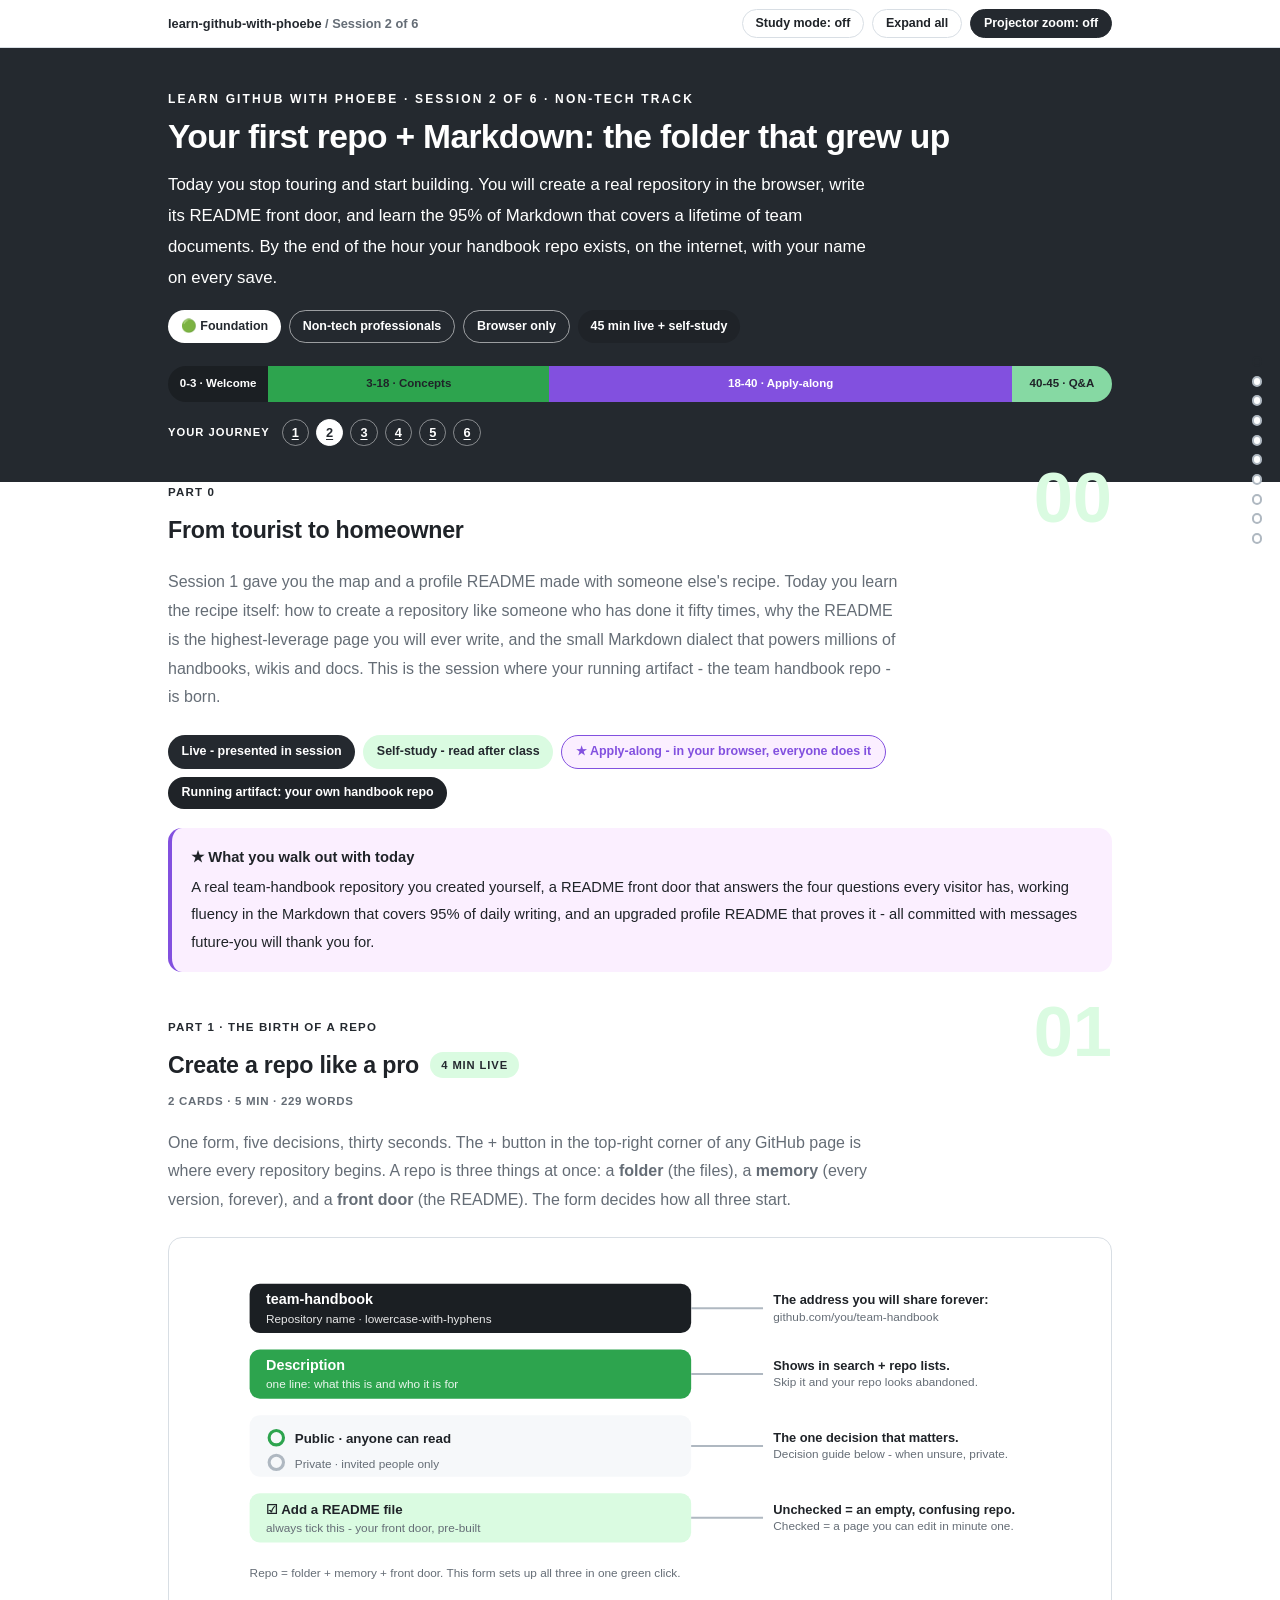
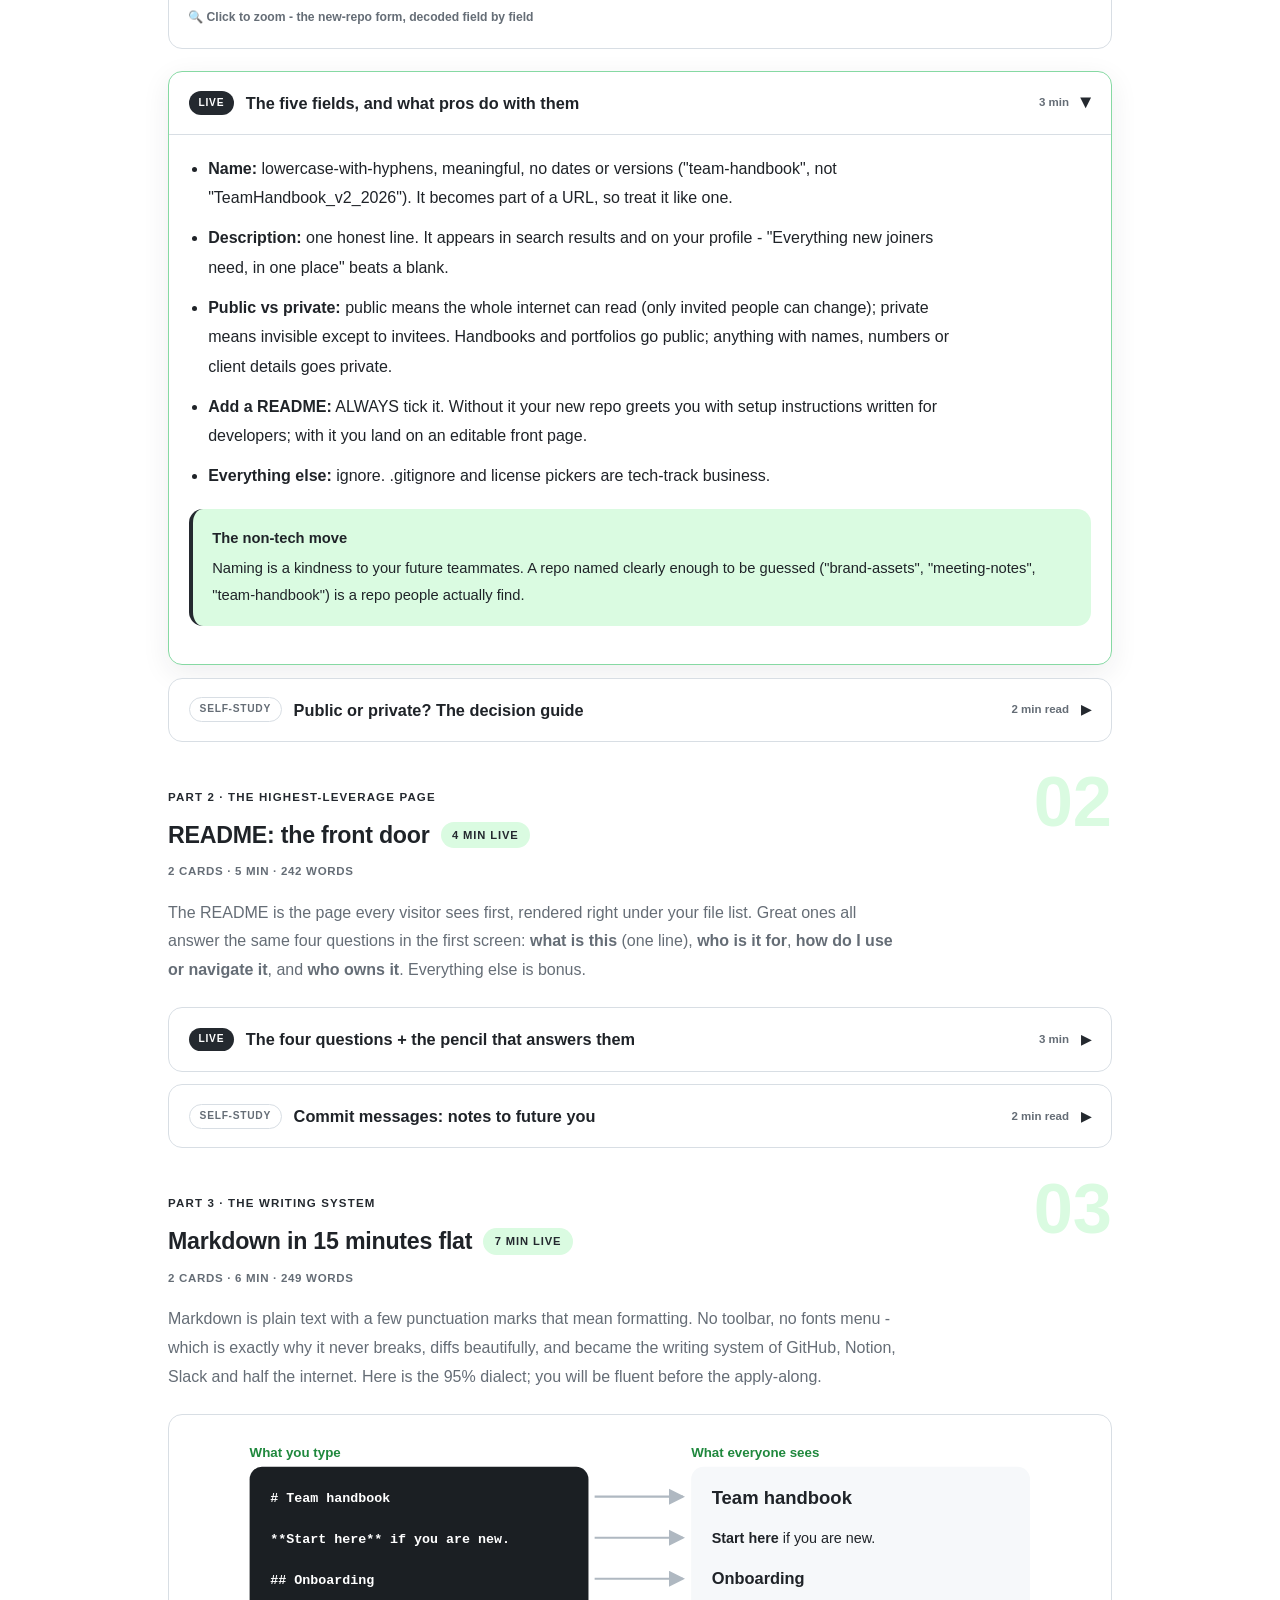
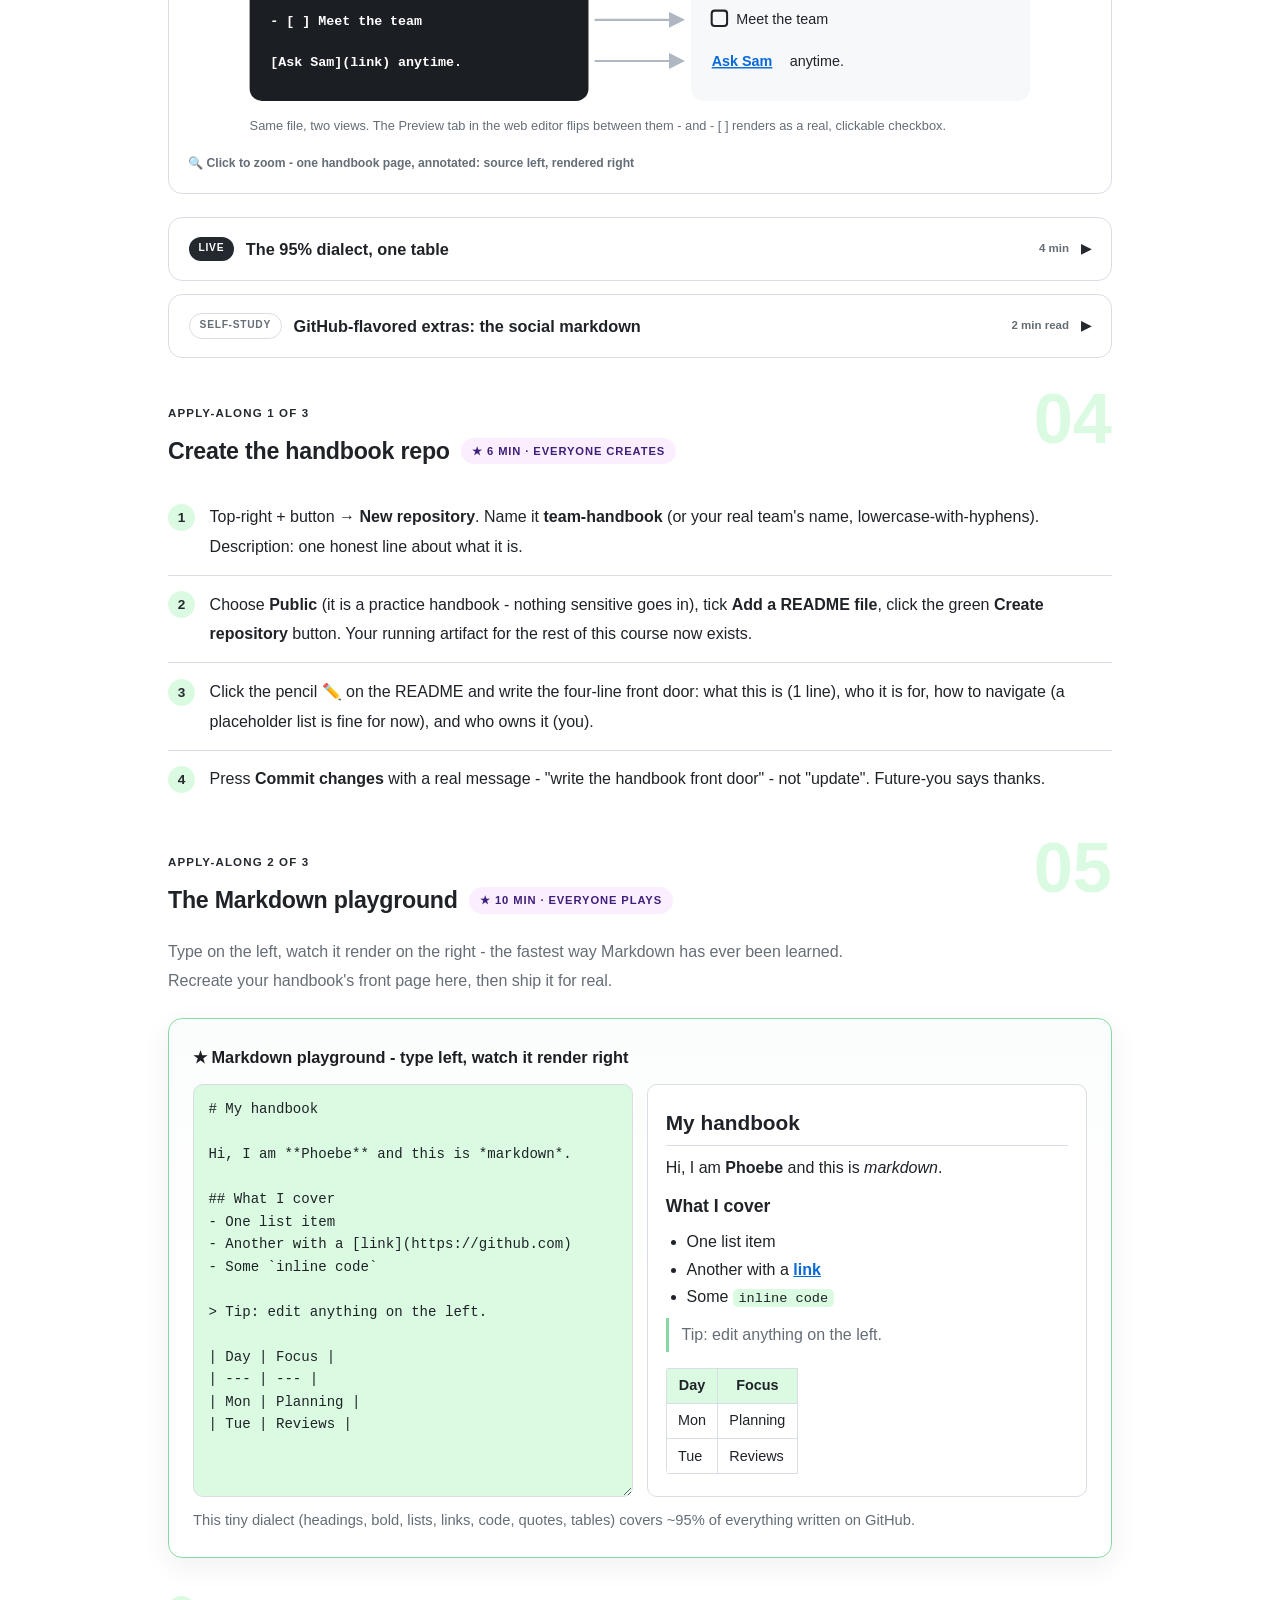
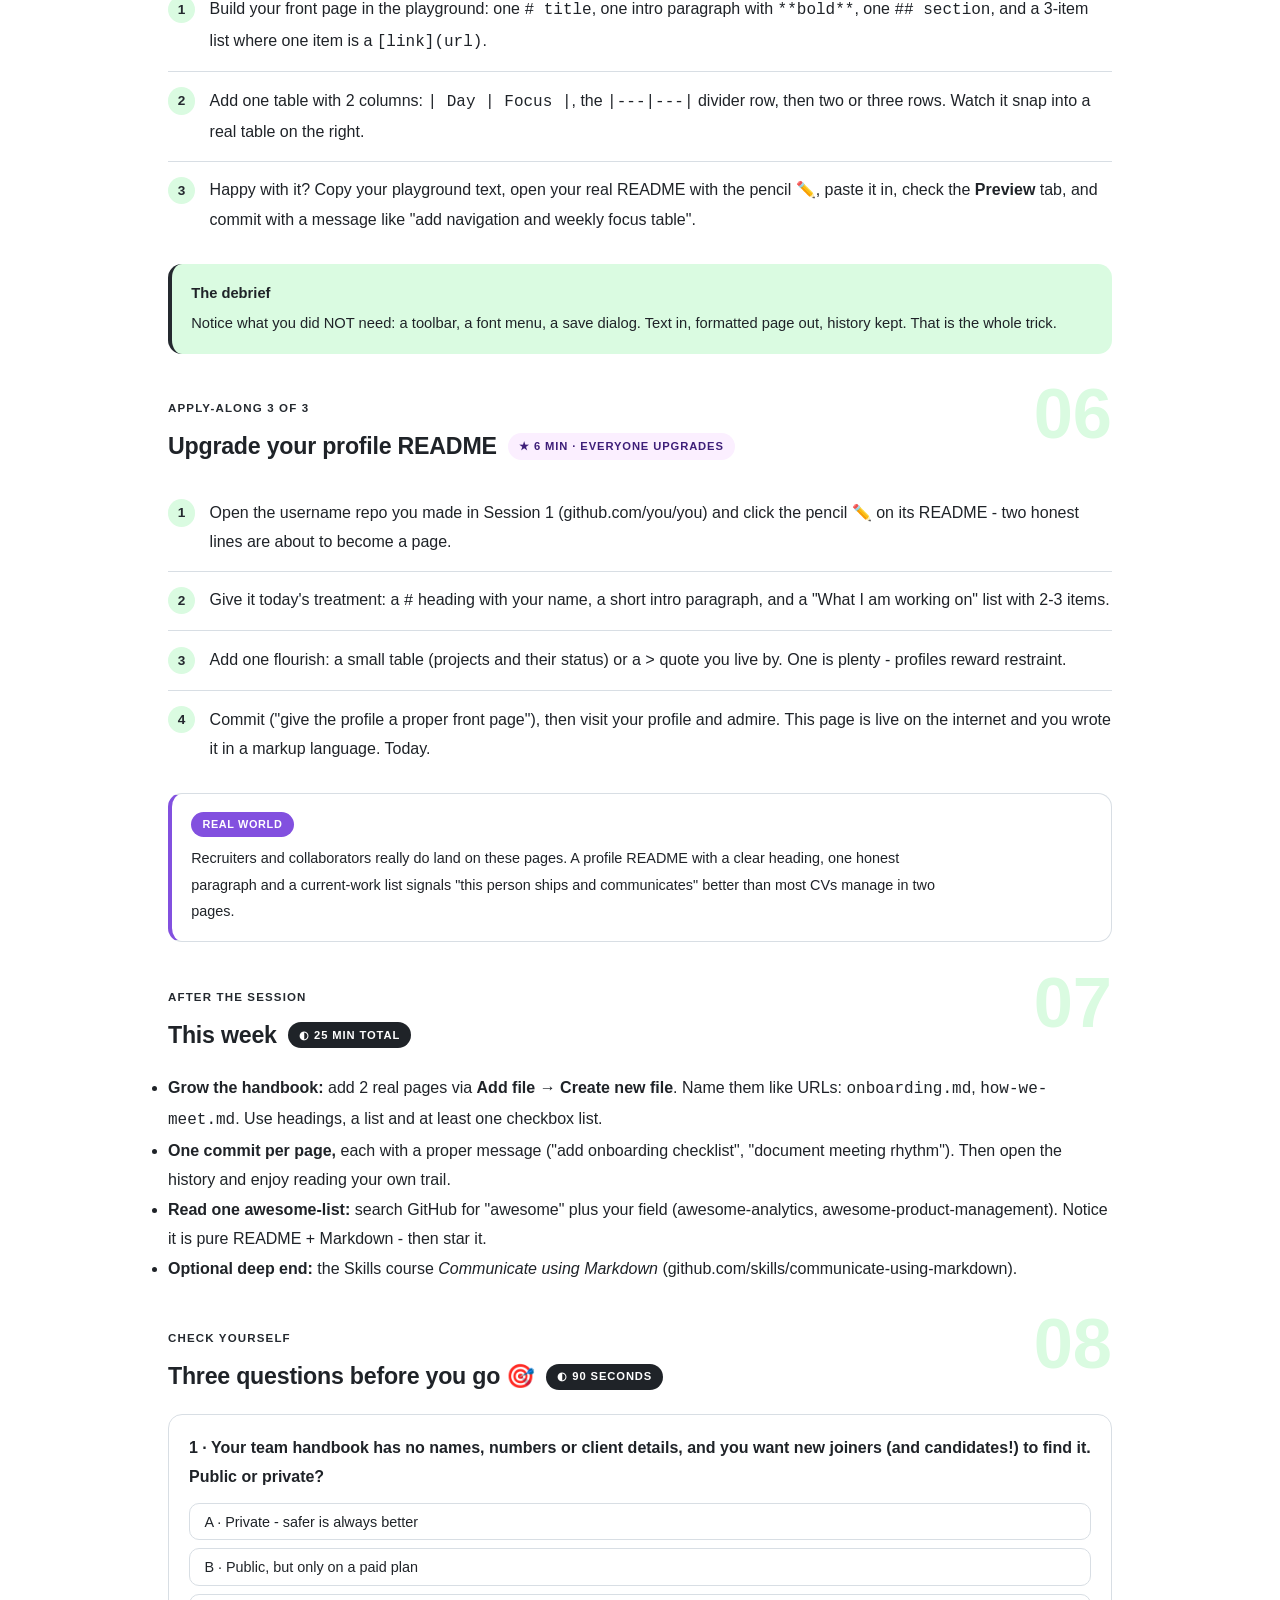
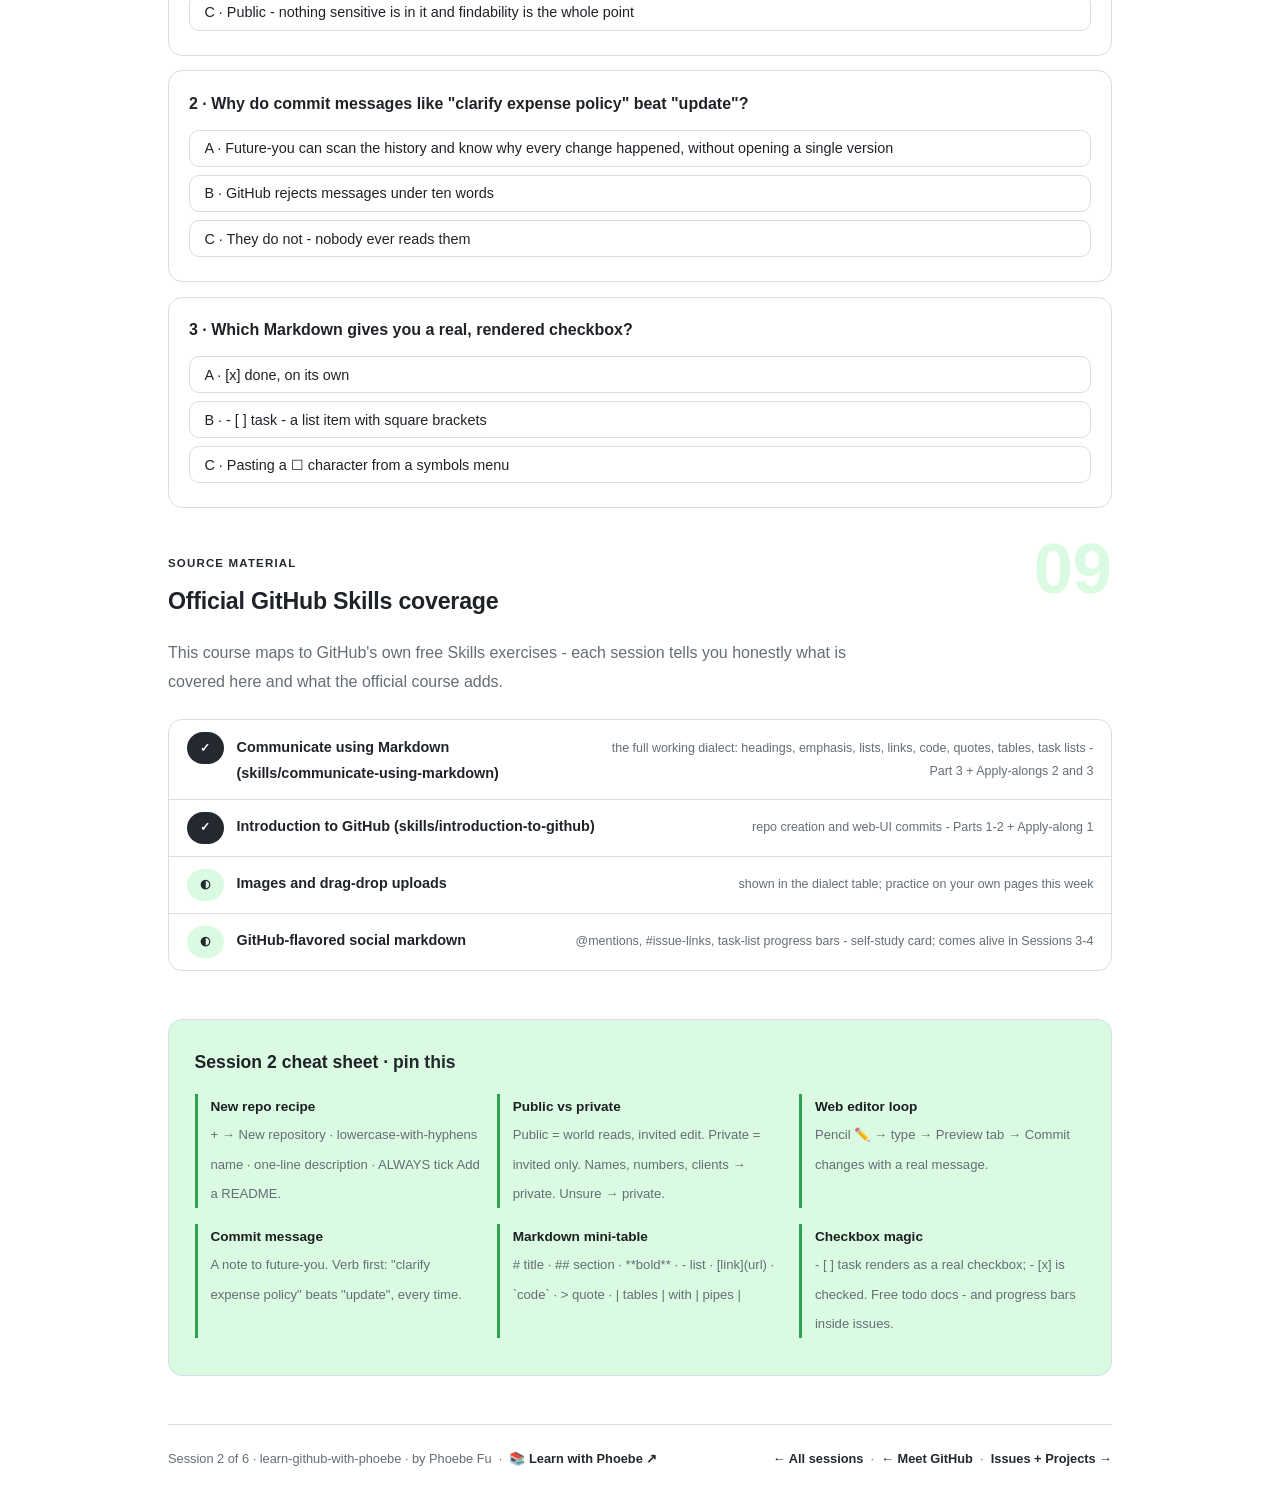
<file: courses/02-first-repo-markdown.html>
<!DOCTYPE html>
<html lang="en">
<head>
<meta charset="UTF-8">
<meta name="viewport" content="width=device-width, initial-scale=1.0">
<!-- social:start -->
<meta name="description" content="Session 1 gave you the map and a profile README made with someone else&#x27;s recipe. Today you learn the recipe itself: how to create a repository like someone who has done it fifty times, why...">
<meta property="og:type" content="article">
<meta property="og:site_name" content="Learn with Phoebe">
<meta property="og:title" content="Your first repo + Markdown: the folder that grew up - learn github with phoebe">
<meta property="og:description" content="Session 1 gave you the map and a profile README made with someone else&#x27;s recipe. Today you learn the recipe itself: how to create a repository like someone who has done it fifty times, why...">
<meta property="og:url" content="https://phoebefu6.github.io/learn-github-with-phoebe/courses/02-first-repo-markdown.html">
<meta property="og:image" content="https://phoebefu6.github.io/learn-github-with-phoebe/assets/og-cover.png">
<meta property="og:image:width" content="1200">
<meta property="og:image:height" content="630">
<meta name="twitter:card" content="summary_large_image">
<meta name="twitter:title" content="Your first repo + Markdown: the folder that grew up - learn github with phoebe">
<meta name="twitter:description" content="Session 1 gave you the map and a profile README made with someone else&#x27;s recipe. Today you learn the recipe itself: how to create a repository like someone who has done it fifty times, why...">
<meta name="twitter:image" content="https://phoebefu6.github.io/learn-github-with-phoebe/assets/og-cover.png">
<!-- social:end -->
<title>Session 2 · Your first repo + Markdown - learn github with phoebe</title>
<link rel="stylesheet" href="../assets/style.css?v=39">
</head>
<body>

<div class="toolbar">
  <div class="wrap">
    <span class="crumb"><a href="../index.html">learn-github-with-phoebe</a> / Session 2 of 6</span>
    <button class="btn" id="toggle-all" type="button">Expand all</button>
    <button class="btn primary" id="zoom-toggle" type="button">Projector zoom: off</button>
  </div>
</div>

<header class="masthead">
  <div class="wrap">
    <div class="eyebrow">Learn GitHub with Phoebe · Session 2 of 6 · Non-tech track</div>
    <h1>Your first repo + Markdown: <span class="accent">the folder that grew up</span></h1>
    <p class="sub">Today you stop touring and start building. You will create a real repository in the browser, write its README front door, and learn the 95% of Markdown that covers a lifetime of team documents. By the end of the hour your handbook repo exists, on the internet, with your name on every save.</p>
    <div class="chip-row">
      <span class="chip level">🟢 Foundation</span>
      <span class="chip audience">Non-tech professionals</span>
      <span class="chip audience">Browser only</span>
      <span class="chip time">45 min live + self-study</span>
    </div>
    <div class="agenda">
      <span class="a1" style="flex:1">0-3 · Welcome</span>
      <span class="a2" style="flex:3">3-18 · Concepts</span>
      <span class="a3" style="flex:5">18-40 · Apply-along</span>
      <span class="a4" style="flex:1">40-45 · Q&amp;A</span>
    </div>
  </div>
</header>

<main class="wrap">

  <!-- ============ INTRO ============ -->
  <section class="section" id="intro">
    <div class="section-kicker">
      <span class="klabel">Part 0</span>
      <h2>From tourist to homeowner</h2>
    </div>
    <p class="lede">Session 1 gave you the map and a profile README made with someone else's recipe. Today you learn the recipe itself: how to create a repository like someone who has done it fifty times, why the README is the highest-leverage page you will ever write, and the small Markdown dialect that powers millions of handbooks, wikis and docs. This is the session where your running artifact - the team handbook repo - is born.</p>
    <div class="legend">
      <span class="pill solid">Live - presented in session</span>
      <span class="pill light">Self-study - read after class</span>
      <span class="pill amber">★ Apply-along - in your browser, everyone does it</span>
      <span class="pill inkpill">Running artifact: your own handbook repo</span>
    </div>
    <div class="callout win">
      <strong>★ What you walk out with today</strong>
      A real team-handbook repository you created yourself, a README front door that answers the four questions every visitor has, working fluency in the Markdown that covers 95% of daily writing, and an upgraded profile README that proves it - all committed with messages future-you will thank you for.
    </div>
  </section>

  <!-- ============ PART 1: CREATE A REPO ============ -->
  <section class="section" id="create-repo">
    <div class="section-kicker">
      <span class="klabel">Part 1 · the birth of a repo</span>
      <h2>Create a repo like a pro <span class="tag concept">4 min live</span></h2>
    </div>
    <p class="lede">One form, five decisions, thirty seconds. The + button in the top-right corner of any GitHub page is where every repository begins. A repo is three things at once: a <strong>folder</strong> (the files), a <strong>memory</strong> (every version, forever), and a <strong>front door</strong> (the README). The form decides how all three start.</p>

    <figure class="zoomable">
      <svg viewBox="0 0 880 330" xmlns="http://www.w3.org/2000/svg" role="img" aria-label="Anatomy of the new-repository form: name field, description, visibility choice, README checkbox, each with an annotation">
        <style>
          .rfT { font: 700 14px Inter, sans-serif; fill: #FFFFFF; }
          .rfS { font: 400 11.5px Inter, sans-serif; fill: #FFFFFF; opacity: .9; }
          .rfK { font: 700 13px Inter, sans-serif; fill: #1F2328; }
          .rfN { font: 400 11.5px Inter, sans-serif; fill: #656D76; }
          .rfA { font: 700 12.5px Inter, sans-serif; fill: #1F2328; }
          .rfL { stroke: #AFB8C1; stroke-width: 2; fill: none; }
        </style>
        <rect x="60" y="26" width="430" height="48" rx="10" fill="#1B1F23"/>
        <text class="rfT" x="76" y="46">team-handbook</text>
        <text class="rfS" x="76" y="64">Repository name · lowercase-with-hyphens</text>
        <rect x="60" y="90" width="430" height="48" rx="10" fill="#2DA44E"/>
        <text class="rfT" x="76" y="110">Description</text>
        <text class="rfS" x="76" y="128">one line: what this is and who it is for</text>
        <rect x="60" y="154" width="430" height="60" rx="10" fill="#F6F8FA"/>
        <circle cx="86" cy="176" r="7" fill="none" stroke="#2DA44E" stroke-width="3"/>
        <text class="rfK" x="104" y="181">Public · anyone can read</text>
        <circle cx="86" cy="200" r="7" fill="none" stroke="#AFB8C1" stroke-width="3"/>
        <text class="rfN" x="104" y="205">Private · invited people only</text>
        <rect x="60" y="230" width="430" height="48" rx="10" fill="#DAFBE1"/>
        <text class="rfK" x="76" y="250">☑ Add a README file</text>
        <text class="rfN" x="76" y="268">always tick this - your front door, pre-built</text>
        <line class="rfL" x1="490" y1="50" x2="560" y2="50"/>
        <text class="rfA" x="570" y="46">The address you will share forever:</text>
        <text class="rfN" x="570" y="62">github.com/you/team-handbook</text>
        <line class="rfL" x1="490" y1="114" x2="560" y2="114"/>
        <text class="rfA" x="570" y="110">Shows in search + repo lists.</text>
        <text class="rfN" x="570" y="126">Skip it and your repo looks abandoned.</text>
        <line class="rfL" x1="490" y1="184" x2="560" y2="184"/>
        <text class="rfA" x="570" y="180">The one decision that matters.</text>
        <text class="rfN" x="570" y="196">Decision guide below - when unsure, private.</text>
        <line class="rfL" x1="490" y1="254" x2="560" y2="254"/>
        <text class="rfA" x="570" y="250">Unchecked = an empty, confusing repo.</text>
        <text class="rfN" x="570" y="266">Checked = a page you can edit in minute one.</text>
        <text class="rfN" x="60" y="312">Repo = folder + memory + front door. This form sets up all three in one green click.</text>
      </svg>
      <figcaption>🔍 Click to zoom - the new-repo form, decoded field by field</figcaption>
    </figure>

    <details class="card" open>
      <summary><span class="mode live">Live</span>The five fields, and what pros do with them<span class="mini">3 min</span><span class="caret">▶</span></summary>
      <div class="body">
        <ul>
          <li><strong>Name:</strong> lowercase-with-hyphens, meaningful, no dates or versions ("team-handbook", not "TeamHandbook_v2_2026"). It becomes part of a URL, so treat it like one.</li>
          <li><strong>Description:</strong> one honest line. It appears in search results and on your profile - "Everything new joiners need, in one place" beats a blank.</li>
          <li><strong>Public vs private:</strong> public means the whole internet can read (only invited people can change); private means invisible except to invitees. Handbooks and portfolios go public; anything with names, numbers or client details goes private.</li>
          <li><strong>Add a README:</strong> ALWAYS tick it. Without it your new repo greets you with setup instructions written for developers; with it you land on an editable front page.</li>
          <li><strong>Everything else:</strong> ignore. .gitignore and license pickers are tech-track business.</li>
        </ul>
        <div class="callout tip">
          <strong>The non-tech move</strong>
          Naming is a kindness to your future teammates. A repo named clearly enough to be guessed ("brand-assets", "meeting-notes", "team-handbook") is a repo people actually find.
        </div>
      </div>
    </details>

    <details class="card">
      <summary><span class="mode self">Self-study</span>Public or private? The decision guide<span class="mini">2 min read</span><span class="caret">▶</span></summary>
      <div class="body">
        <table class="clean">
          <thead><tr><th>You are making...</th><th>Choose</th><th>Because</th></tr></thead>
          <tbody>
            <tr><td>Team handbook, style guide, templates</td><td><strong>Public</strong></td><td>nothing sensitive + findability is the point</td></tr>
            <tr><td>Your portfolio, course notes, profile README</td><td><strong>Public</strong></td><td>it is your shop window - let people in</td></tr>
            <tr><td>Meeting notes, plans with names or numbers</td><td><strong>Private</strong></td><td>people and money stay behind the door</td></tr>
            <tr><td>Client work, anything under NDA</td><td><strong>Private</strong></td><td>contractual, not optional</td></tr>
            <tr><td>Not sure yet</td><td><strong>Private</strong></td><td>you can flip to public later in Settings; un-publishing is messier</td></tr>
          </tbody>
        </table>
        <p>One rule with no exceptions: passwords, keys and secrets never go in ANY repo, public or private. Session 6 covers safety properly.</p>
      </div>
    </details>
  </section>

  <!-- ============ PART 2: README ============ -->
  <section class="section" id="readme">
    <div class="section-kicker">
      <span class="klabel">Part 2 · the highest-leverage page</span>
      <h2>README: the front door <span class="tag concept">4 min live</span></h2>
    </div>
    <p class="lede">The README is the page every visitor sees first, rendered right under your file list. Great ones all answer the same four questions in the first screen: <strong>what is this</strong> (one line), <strong>who is it for</strong>, <strong>how do I use or navigate it</strong>, and <strong>who owns it</strong>. Everything else is bonus.</p>

    <details class="card">
      <summary><span class="mode live">Live</span>The four questions + the pencil that answers them<span class="mini">3 min</span><span class="caret">▶</span></summary>
      <div class="body">
        <p>Editing happens entirely in the browser: open README.md, click the pencil ✏️, type, flip to the <strong>Preview</strong> tab to see it rendered, then press <strong>Commit changes</strong> and write a short message describing what you did. That message is not bureaucracy - it is a note to future-you.</p>
        <ul>
          <li><strong>What:</strong> "The single source of truth for how our team works." One line, top of the page.</li>
          <li><strong>Who:</strong> "For new joiners first, everyone second."</li>
          <li><strong>How:</strong> a short list of links to the pages inside (your table of contents).</li>
          <li><strong>Owner:</strong> a name. Unowned documents rot.</li>
        </ul>
        <div class="callout example">
          <span class="ex-pill">Real world</span>
          <p><strong>The awesome-lists phenomenon:</strong> some of the most-starred repositories on all of GitHub - "awesome" and "free-programming-books", each with 300k+ stars - contain no software whatsoever. They are ONLY a README: a beautifully organized list of links, maintained by thousands of people through proposals and reviews. Proof that a text-only repo can out-star almost every app on earth - and that the skills in this session are the whole game.</p>
        </div>
      </div>
    </details>

    <details class="card">
      <summary><span class="mode self">Self-study</span>Commit messages: notes to future you<span class="mini">2 min read</span><span class="caret">▶</span></summary>
      <div class="body">
        <p>Six months from now, someone (probably you) will scroll the history asking "when did this change, and why?" The message is the only thing standing between them and archaeology.</p>
        <table class="clean">
          <thead><tr><th>Weak message</th><th>Strong message</th></tr></thead>
          <tbody>
            <tr><td>update</td><td>clarify expense policy for travel under $50</td></tr>
            <tr><td>changes</td><td>add onboarding checklist for week one</td></tr>
            <tr><td>fix</td><td>correct the HR contact email</td></tr>
          </tbody>
        </table>
        <p>The recipe: start with a verb, say what changed and (if not obvious) why. Ten words is plenty. "clarify expense policy" beats "update" every single time someone searches the history.</p>
      </div>
    </details>
  </section>

  <!-- ============ PART 3: MARKDOWN ============ -->
  <section class="section" id="markdown">
    <div class="section-kicker">
      <span class="klabel">Part 3 · the writing system</span>
      <h2>Markdown in 15 minutes flat <span class="tag concept">7 min live</span></h2>
    </div>
    <p class="lede">Markdown is plain text with a few punctuation marks that mean formatting. No toolbar, no fonts menu - which is exactly why it never breaks, diffs beautifully, and became the writing system of GitHub, Notion, Slack and half the internet. Here is the 95% dialect; you will be fluent before the apply-along.</p>

    <figure class="zoomable">
      <svg viewBox="0 0 880 300" xmlns="http://www.w3.org/2000/svg" role="img" aria-label="One handbook page shown twice: raw markdown source on the left, the rendered result on the right, with arrows pairing each line">
        <style>
          .anC { font: 600 13px "SF Mono", Menlo, monospace; fill: #FFFFFF; }
          .anH { font: 800 18px Inter, sans-serif; fill: #1F2328; }
          .anB { font: 700 14px Inter, sans-serif; fill: #1F2328; }
          .anR { font: 400 14px Inter, sans-serif; fill: #1F2328; }
          .anU { font: 700 14px Inter, sans-serif; fill: #0969DA; text-decoration: underline; }
          .anN { font: 400 12.5px Inter, sans-serif; fill: #656D76; }
          .anP { font: 700 13px Inter, sans-serif; fill: #1F883D; }
          .anW { stroke: #AFB8C1; stroke-width: 2; fill: none; marker-end: url(#anArw); }
        </style>
        <defs>
          <marker id="anArw" markerWidth="8" markerHeight="8" refX="7" refY="4" orient="auto">
            <path d="M0,0 L8,4 L0,8 z" fill="#AFB8C1"/>
          </marker>
        </defs>
        <text class="anP" x="60" y="22">What you type</text>
        <text class="anP" x="490" y="22">What everyone sees</text>
        <rect x="60" y="32" width="330" height="228" rx="12" fill="#1B1F23"/>
        <text class="anC" x="80" y="66"># Team handbook</text>
        <text class="anC" x="80" y="106">**Start here** if you are new.</text>
        <text class="anC" x="80" y="146">## Onboarding</text>
        <text class="anC" x="80" y="186">- [ ] Meet the team</text>
        <text class="anC" x="80" y="226">[Ask Sam](link) anytime.</text>
        <rect x="490" y="32" width="330" height="228" rx="12" fill="#F6F8FA"/>
        <text class="anH" x="510" y="68">Team handbook</text>
        <text class="anR" x="510" y="106"><tspan class="anB">Start here</tspan> if you are new.</text>
        <text class="anB" x="510" y="146" style="font-size:16px">Onboarding</text>
        <rect x="510" y="172" width="15" height="15" rx="3" fill="none" stroke="#1F2328" stroke-width="2"/>
        <text class="anR" x="534" y="185">Meet the team</text>
        <text class="anU" x="510" y="226">Ask Sam</text>
        <text class="anR" x="586" y="226">anytime.</text>
        <line class="anW" x1="396" y1="61" x2="482" y2="61"/>
        <line class="anW" x1="396" y1="101" x2="482" y2="101"/>
        <line class="anW" x1="396" y1="141" x2="482" y2="141"/>
        <line class="anW" x1="396" y1="181" x2="482" y2="181"/>
        <line class="anW" x1="396" y1="221" x2="482" y2="221"/>
        <text class="anN" x="60" y="288">Same file, two views. The Preview tab in the web editor flips between them - and - [ ] renders as a real, clickable checkbox.</text>
      </svg>
      <figcaption>🔍 Click to zoom - one handbook page, annotated: source left, rendered right</figcaption>
    </figure>

    <details class="card">
      <summary><span class="mode live">Live</span>The 95% dialect, one table<span class="mini">4 min</span><span class="caret">▶</span></summary>
      <div class="body">
        <table class="clean">
          <thead><tr><th>You type</th><th>You get</th></tr></thead>
          <tbody>
            <tr><td><code># Title</code> · <code>## Section</code> · <code>### Sub</code></td><td>headings, three sizes - your document skeleton</td></tr>
            <tr><td><code>**bold**</code> · <code>*italic*</code></td><td><strong>bold</strong> and <em>italic</em></td></tr>
            <tr><td><code>- item</code> (indent two spaces to nest)</td><td>bullet lists, nested as deep as you like</td></tr>
            <tr><td><code>[Ask Sam](https://...)</code></td><td>a clickable link</td></tr>
            <tr><td>drag an image into the editor</td><td>GitHub uploads it and writes the image code for you</td></tr>
            <tr><td><code>`Settings`</code> (backticks)</td><td>inline code style - perfect for filenames and button names</td></tr>
            <tr><td><code>&gt; quoted line</code></td><td>an indented quote block</td></tr>
            <tr><td><code>| Day | Focus |</code> rows with pipes</td><td>a real table (header row, then <code>|---|---|</code>, then rows)</td></tr>
            <tr><td><code>- [ ] task</code> · <code>- [x] done</code></td><td>real rendered checkboxes - free todo docs for non-tech teams</td></tr>
            <tr><td><code>:sparkles:</code></td><td>emoji ✨ - hundreds of codes work</td></tr>
          </tbody>
        </table>
        <div class="callout tip">
          <strong>The two-minute rule</strong>
          If you remember only headings, bold, lists and links, you can already write 80% of any handbook page. Everything else is garnish you can look up.
        </div>
      </div>
    </details>

    <details class="card">
      <summary><span class="mode self">Self-study</span>GitHub-flavored extras: the social markdown<span class="mini">2 min read</span><span class="caret">▶</span></summary>
      <div class="body">
        <p>On GitHub, Markdown grows superpowers that plain text editors do not have. You will meet all of these properly in Sessions 3 and 4:</p>
        <ul>
          <li><strong>Task lists in issues:</strong> <code>- [ ]</code> inside an issue shows a live progress bar on the issue list. Project management for free.</li>
          <li><strong>@mentions:</strong> type <code>@username</code> and that person gets notified - Markdown that taps shoulders.</li>
          <li><strong>#issue-links:</strong> type <code>#12</code> and GitHub auto-links to issue 12. Cross-referencing without URLs.</li>
          <li><strong>Collapsible details:</strong> wrap long content so readers expand only what they need (this very card is the same pattern).</li>
        </ul>
        <p>Optional deep end: the official Skills course <em>Communicate using Markdown</em> (github.com/skills/communicate-using-markdown) - 30 min, hands-on, same dialect.</p>
      </div>
    </details>
  </section>

  <!-- ============ DEMO 1 ============ -->
  <section class="section" id="demo-1">
    <div class="section-kicker">
      <span class="klabel">Apply-along 1 of 3</span>
      <h2>Create the handbook repo <span class="tag demo">★ 6 min · everyone creates</span></h2>
    </div>
    <div class="steps">
      <div class="step"><p>Top-right + button → <strong>New repository</strong>. Name it <strong>team-handbook</strong> (or your real team's name, lowercase-with-hyphens). Description: one honest line about what it is.</p></div>
      <div class="step"><p>Choose <strong>Public</strong> (it is a practice handbook - nothing sensitive goes in), tick <strong>Add a README file</strong>, click the green <strong>Create repository</strong> button. Your running artifact for the rest of this course now exists.</p></div>
      <div class="step"><p>Click the pencil ✏️ on the README and write the four-line front door: what this is (1 line), who it is for, how to navigate (a placeholder list is fine for now), and who owns it (you).</p></div>
      <div class="step"><p>Press <strong>Commit changes</strong> with a real message - "write the handbook front door" - not "update". Future-you says thanks.</p></div>
    </div>
  </section>

  <!-- ============ DEMO 2 ============ -->
  <section class="section" id="demo-2">
    <div class="section-kicker">
      <span class="klabel">Apply-along 2 of 3</span>
      <h2>The Markdown playground <span class="tag demo">★ 10 min · everyone plays</span></h2>
    </div>
    <p class="lede">Type on the left, watch it render on the right - the fastest way Markdown has ever been learned. Recreate your handbook's front page here, then ship it for real.</p>
    <div class="widget" data-widget="mdpreview" data-config='{"title": "★ Markdown playground - type left, watch it render right"}'></div>
    <div class="steps">
      <div class="step"><p>Build your front page in the playground: one <code># title</code>, one intro paragraph with <code>**bold**</code>, one <code>## section</code>, and a 3-item list where one item is a <code>[link](url)</code>.</p></div>
      <div class="step"><p>Add one table with 2 columns: <code>| Day | Focus |</code>, the <code>|---|---|</code> divider row, then two or three rows. Watch it snap into a real table on the right.</p></div>
      <div class="step"><p>Happy with it? Copy your playground text, open your real README with the pencil ✏️, paste it in, check the <strong>Preview</strong> tab, and commit with a message like "add navigation and weekly focus table".</p></div>
    </div>
    <div class="callout tip">
      <strong>The debrief</strong>
      Notice what you did NOT need: a toolbar, a font menu, a save dialog. Text in, formatted page out, history kept. That is the whole trick.
    </div>
  </section>

  <!-- ============ DEMO 3 ============ -->
  <section class="section" id="demo-3">
    <div class="section-kicker">
      <span class="klabel">Apply-along 3 of 3</span>
      <h2>Upgrade your profile README <span class="tag demo">★ 6 min · everyone upgrades</span></h2>
    </div>
    <div class="steps">
      <div class="step"><p>Open the username repo you made in Session 1 (github.com/you/you) and click the pencil ✏️ on its README - two honest lines are about to become a page.</p></div>
      <div class="step"><p>Give it today's treatment: a <code>#</code> heading with your name, a short intro paragraph, and a "What I am working on" list with 2-3 items.</p></div>
      <div class="step"><p>Add one flourish: a small table (projects and their status) or a <code>&gt;</code> quote you live by. One is plenty - profiles reward restraint.</p></div>
      <div class="step"><p>Commit ("give the profile a proper front page"), then visit your profile and admire. This page is live on the internet and you wrote it in a markup language. Today.</p></div>
    </div>
    <div class="callout example">
      <span class="ex-pill">Real world</span>
      <p>Recruiters and collaborators really do land on these pages. A profile README with a clear heading, one honest paragraph and a current-work list signals "this person ships and communicates" better than most CVs manage in two pages.</p>
    </div>
  </section>

  <!-- ============ HOMEWORK ============ -->
  <section class="section" id="exercise">
    <div class="section-kicker">
      <span class="klabel">After the session</span>
      <h2>This week <span class="tag exercise">◐ 25 min total</span></h2>
    </div>
    <ul>
      <li><strong>Grow the handbook:</strong> add 2 real pages via <strong>Add file → Create new file</strong>. Name them like URLs: <code>onboarding.md</code>, <code>how-we-meet.md</code>. Use headings, a list and at least one checkbox list.</li>
      <li><strong>One commit per page,</strong> each with a proper message ("add onboarding checklist", "document meeting rhythm"). Then open the history and enjoy reading your own trail.</li>
      <li><strong>Read one awesome-list:</strong> search GitHub for "awesome" plus your field (awesome-analytics, awesome-product-management). Notice it is pure README + Markdown - then star it.</li>
      <li><strong>Optional deep end:</strong> the Skills course <em>Communicate using Markdown</em> (github.com/skills/communicate-using-markdown).</li>
    </ul>
  </section>

  <!-- ============ QUIZ ============ -->
  <section class="section" id="quiz">
    <div class="section-kicker">
      <span class="klabel">Check yourself</span>
      <h2>Three questions before you go 🎯 <span class="tag exercise">◐ 90 seconds</span></h2>
    </div>
    <div class="quiz-q" data-answer="2">
      <p class="qtext">1 · Your team handbook has no names, numbers or client details, and you want new joiners (and candidates!) to find it. Public or private?</p>
      <button class="qopt" type="button">A · Private - safer is always better</button>
      <button class="qopt" type="button">B · Public, but only on a paid plan</button>
      <button class="qopt" type="button">C · Public - nothing sensitive is in it and findability is the whole point</button>
      <p class="qwhy">Public when nothing is sensitive AND being found is a feature; private when people, money or clients appear. When unsure, start private - you can flip it later in Settings.</p>
    </div>
    <div class="quiz-q" data-answer="0">
      <p class="qtext">2 · Why do commit messages like "clarify expense policy" beat "update"?</p>
      <button class="qopt" type="button">A · Future-you can scan the history and know why every change happened, without opening a single version</button>
      <button class="qopt" type="button">B · GitHub rejects messages under ten words</button>
      <button class="qopt" type="button">C · They do not - nobody ever reads them</button>
      <p class="qwhy">The history is only as useful as its notes. Six months from now, "update" x 40 is archaeology; verb-first messages are a searchable story of the document.</p>
    </div>
    <div class="quiz-q" data-answer="1">
      <p class="qtext">3 · Which Markdown gives you a real, rendered checkbox?</p>
      <button class="qopt" type="button">A · [x] done, on its own</button>
      <button class="qopt" type="button">B · - [ ] task - a list item with square brackets</button>
      <button class="qopt" type="button">C · Pasting a ☐ character from a symbols menu</button>
      <p class="qwhy">The dash makes it a list item, the brackets make it a checkbox: - [ ] open, - [x] checked. Inside issues these even show progress bars - Session 3 uses that.</p>
    </div>
    <p class="quiz-score"></p>
  </section>

  <!-- ============ SOURCES ============ -->
  <section class="section" id="official">
    <div class="section-kicker">
      <span class="klabel">Source material</span>
      <h2>Official GitHub Skills coverage</h2>
    </div>
    <p class="lede">This course maps to GitHub's own free Skills exercises - each session tells you honestly what is covered here and what the official course adds.</p>
    <div class="covered">
      <div class="covered-row"><span class="status pill solid">✓</span><span class="name">Communicate using Markdown (skills/communicate-using-markdown)</span><span class="note">the full working dialect: headings, emphasis, lists, links, code, quotes, tables, task lists - Part 3 + Apply-alongs 2 and 3</span></div>
      <div class="covered-row"><span class="status pill solid">✓</span><span class="name">Introduction to GitHub (skills/introduction-to-github)</span><span class="note">repo creation and web-UI commits - Parts 1-2 + Apply-along 1</span></div>
      <div class="covered-row"><span class="status pill light">◐</span><span class="name">Images and drag-drop uploads</span><span class="note">shown in the dialect table; practice on your own pages this week</span></div>
      <div class="covered-row"><span class="status pill light">◐</span><span class="name">GitHub-flavored social markdown</span><span class="note">@mentions, #issue-links, task-list progress bars - self-study card; comes alive in Sessions 3-4</span></div>
    </div>
  </section>

  <!-- ============ CHEAT SHEET ============ -->
  <section class="cheat" id="cheatsheet">
    <h3>Session 2 cheat sheet <span>· pin this</span></h3>
    <div class="grid-2">
      <div class="cheat-item"><b>New repo recipe</b><span>+ → New repository · lowercase-with-hyphens name · one-line description · ALWAYS tick Add a README.</span></div>
      <div class="cheat-item"><b>Public vs private</b><span>Public = world reads, invited edit. Private = invited only. Names, numbers, clients → private. Unsure → private.</span></div>
      <div class="cheat-item"><b>Web editor loop</b><span>Pencil ✏️ → type → Preview tab → Commit changes with a real message.</span></div>
      <div class="cheat-item"><b>Commit message</b><span>A note to future-you. Verb first: "clarify expense policy" beats "update", every time.</span></div>
      <div class="cheat-item"><b>Markdown mini-table</b><span># title · ## section · **bold** · - list · [link](url) · `code` · &gt; quote · | tables | with | pipes |</span></div>
      <div class="cheat-item"><b>Checkbox magic</b><span>- [ ] task renders as a real checkbox; - [x] is checked. Free todo docs - and progress bars inside issues.</span></div>
    </div>
  </section>

  <footer class="pagefoot">
    <span>Session 2 of 6 · learn-github-with-phoebe · by Phoebe Fu &nbsp;·&nbsp; 📚 <a href="https://phoebefu6.github.io/learn-with-phoebe/">Learn with Phoebe ↗</a></span>
    <span><a href="../index.html">← All sessions</a> &nbsp;·&nbsp; <a href="01-meet-github.html">← Meet GitHub</a> &nbsp;·&nbsp; <a href="03-issues-and-projects.html">Issues + Projects →</a></span>
  </footer>

</main>

<script src="../assets/app.js?v=37"></script>
<script src="../assets/widgets.js?v=17"></script>
</body>
</html>
</file>
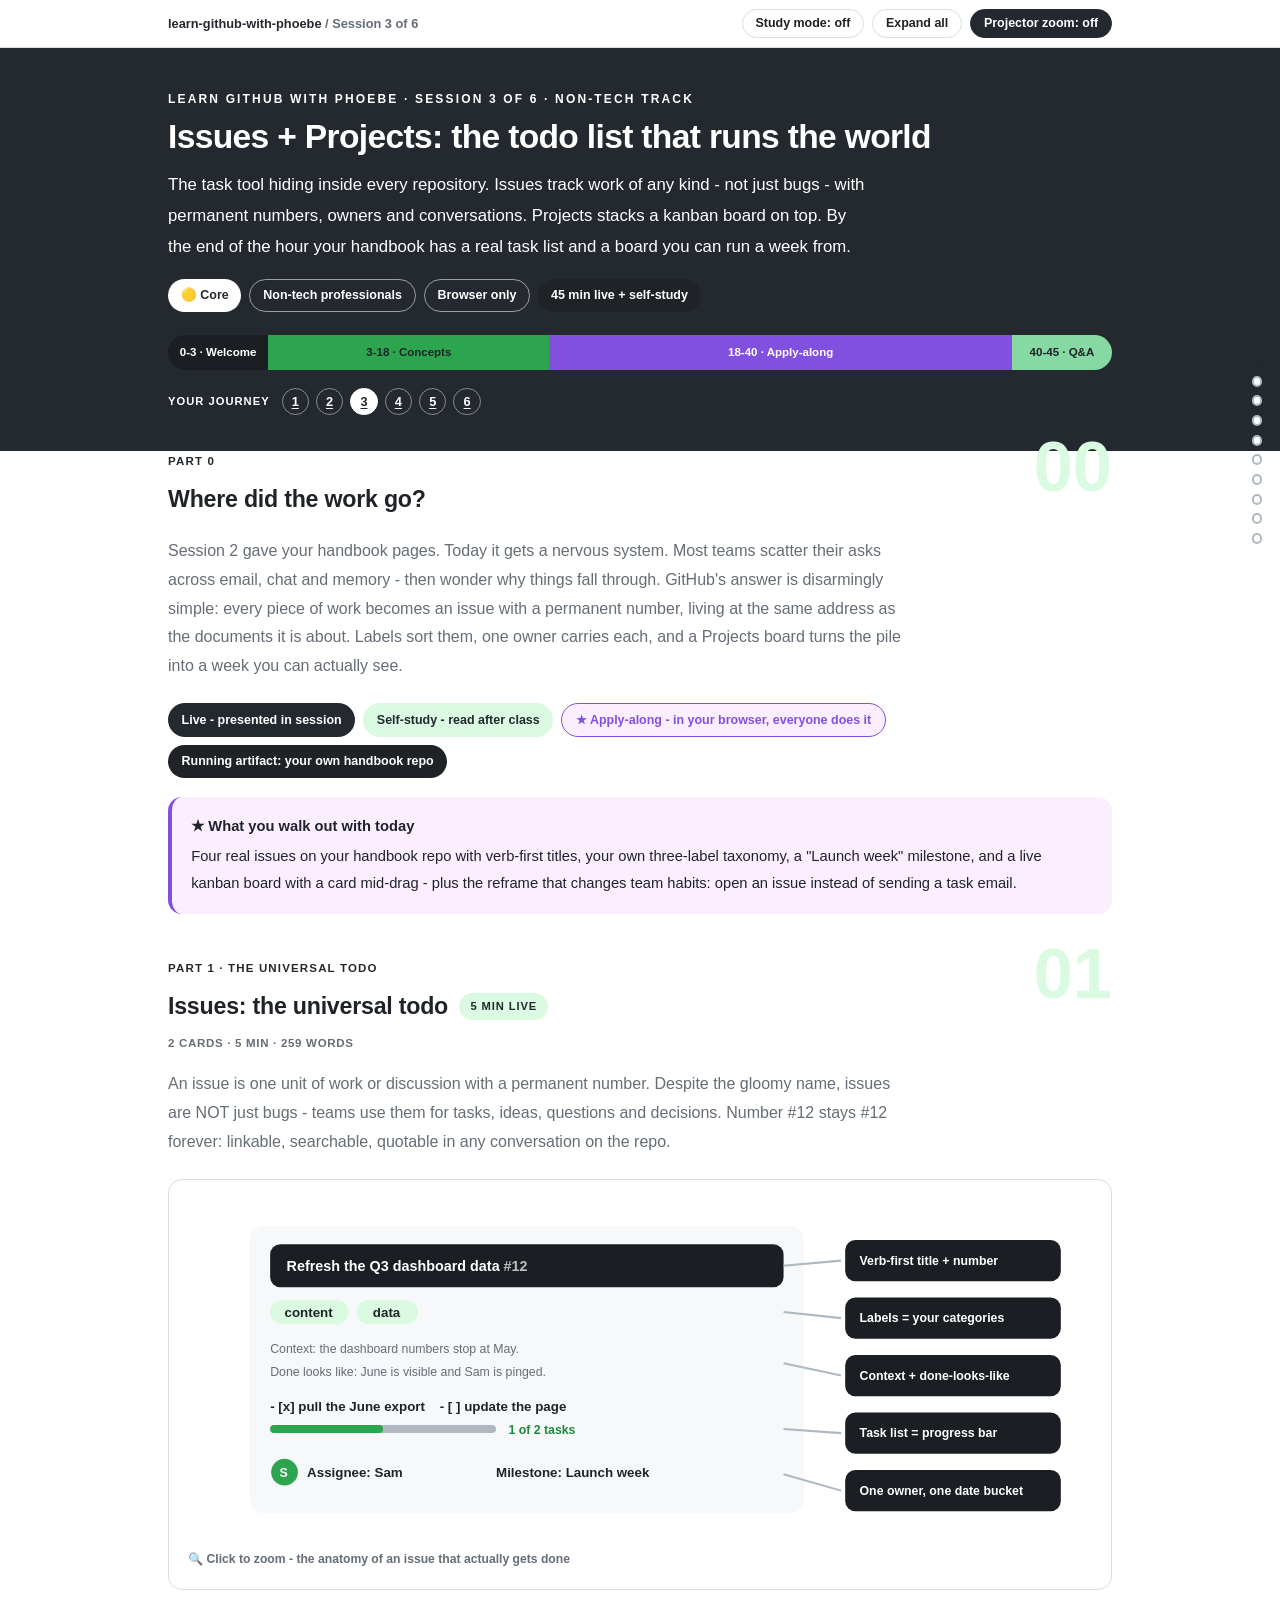
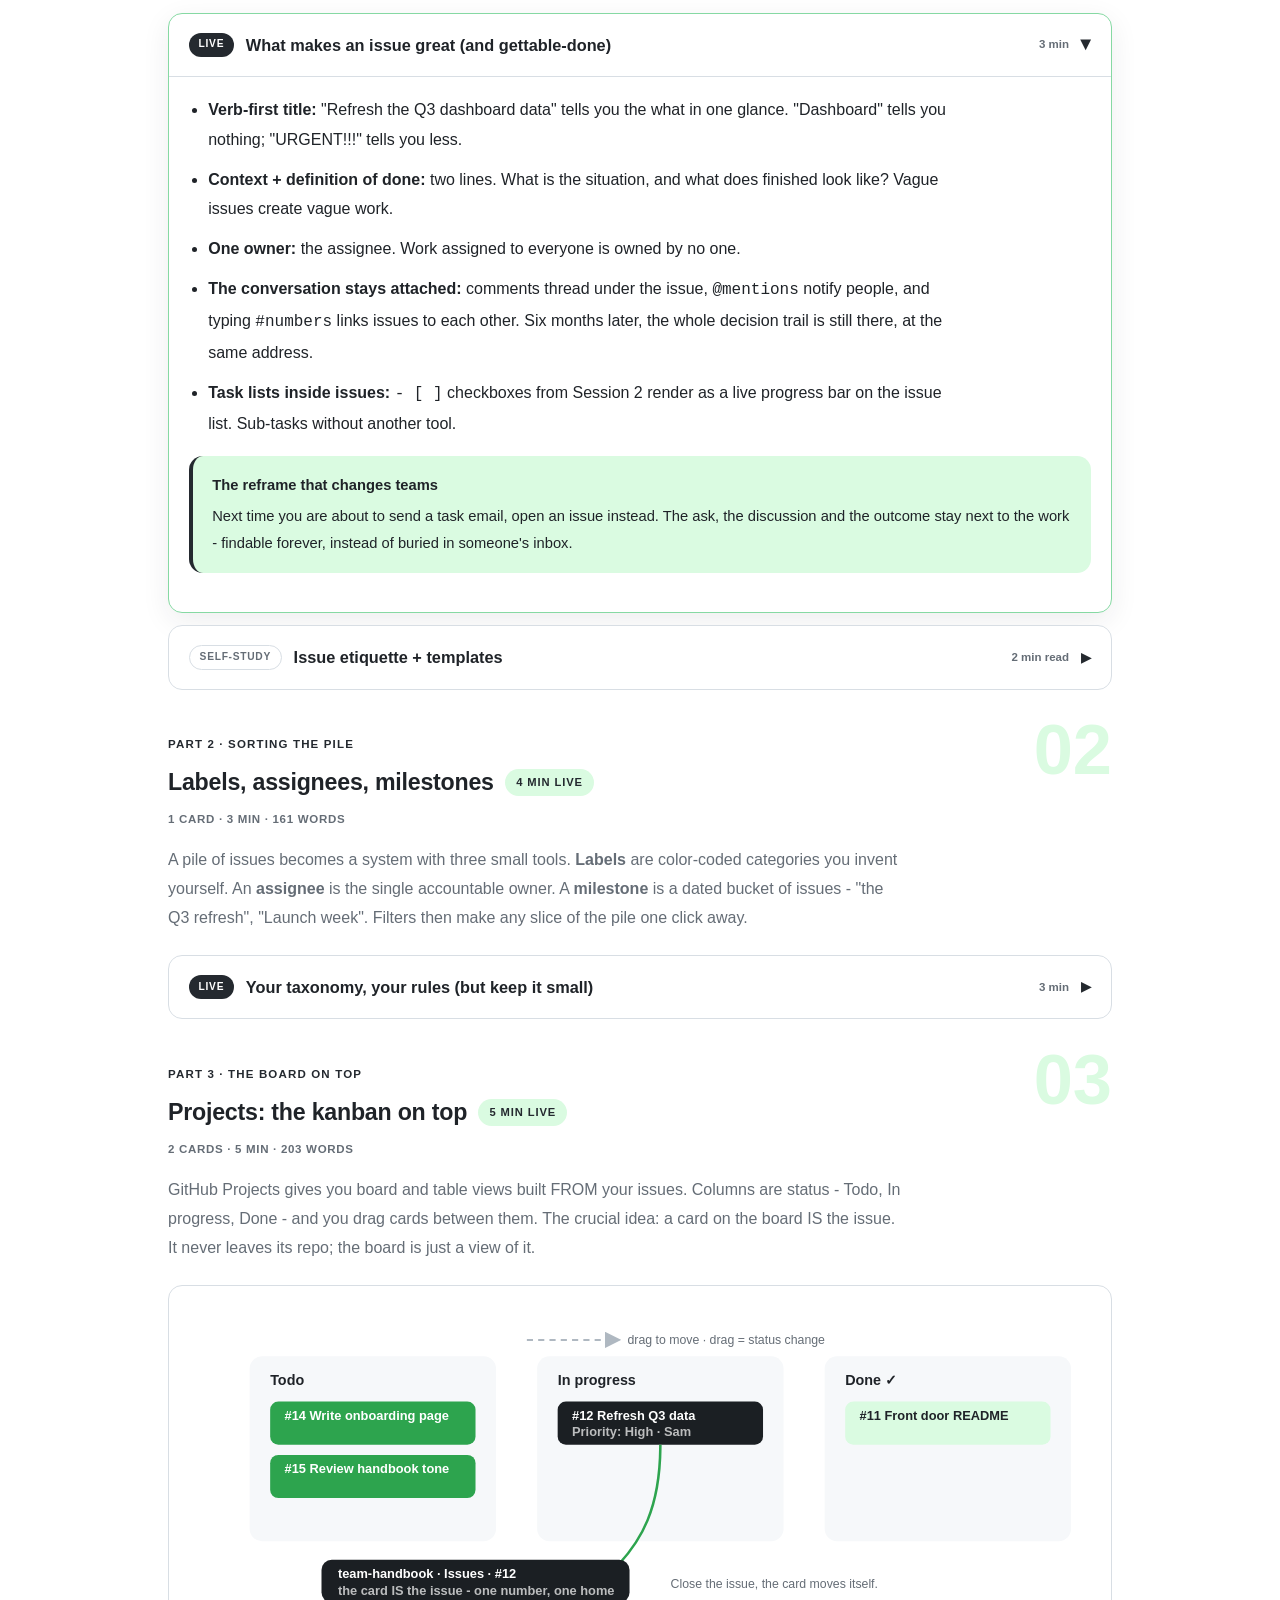
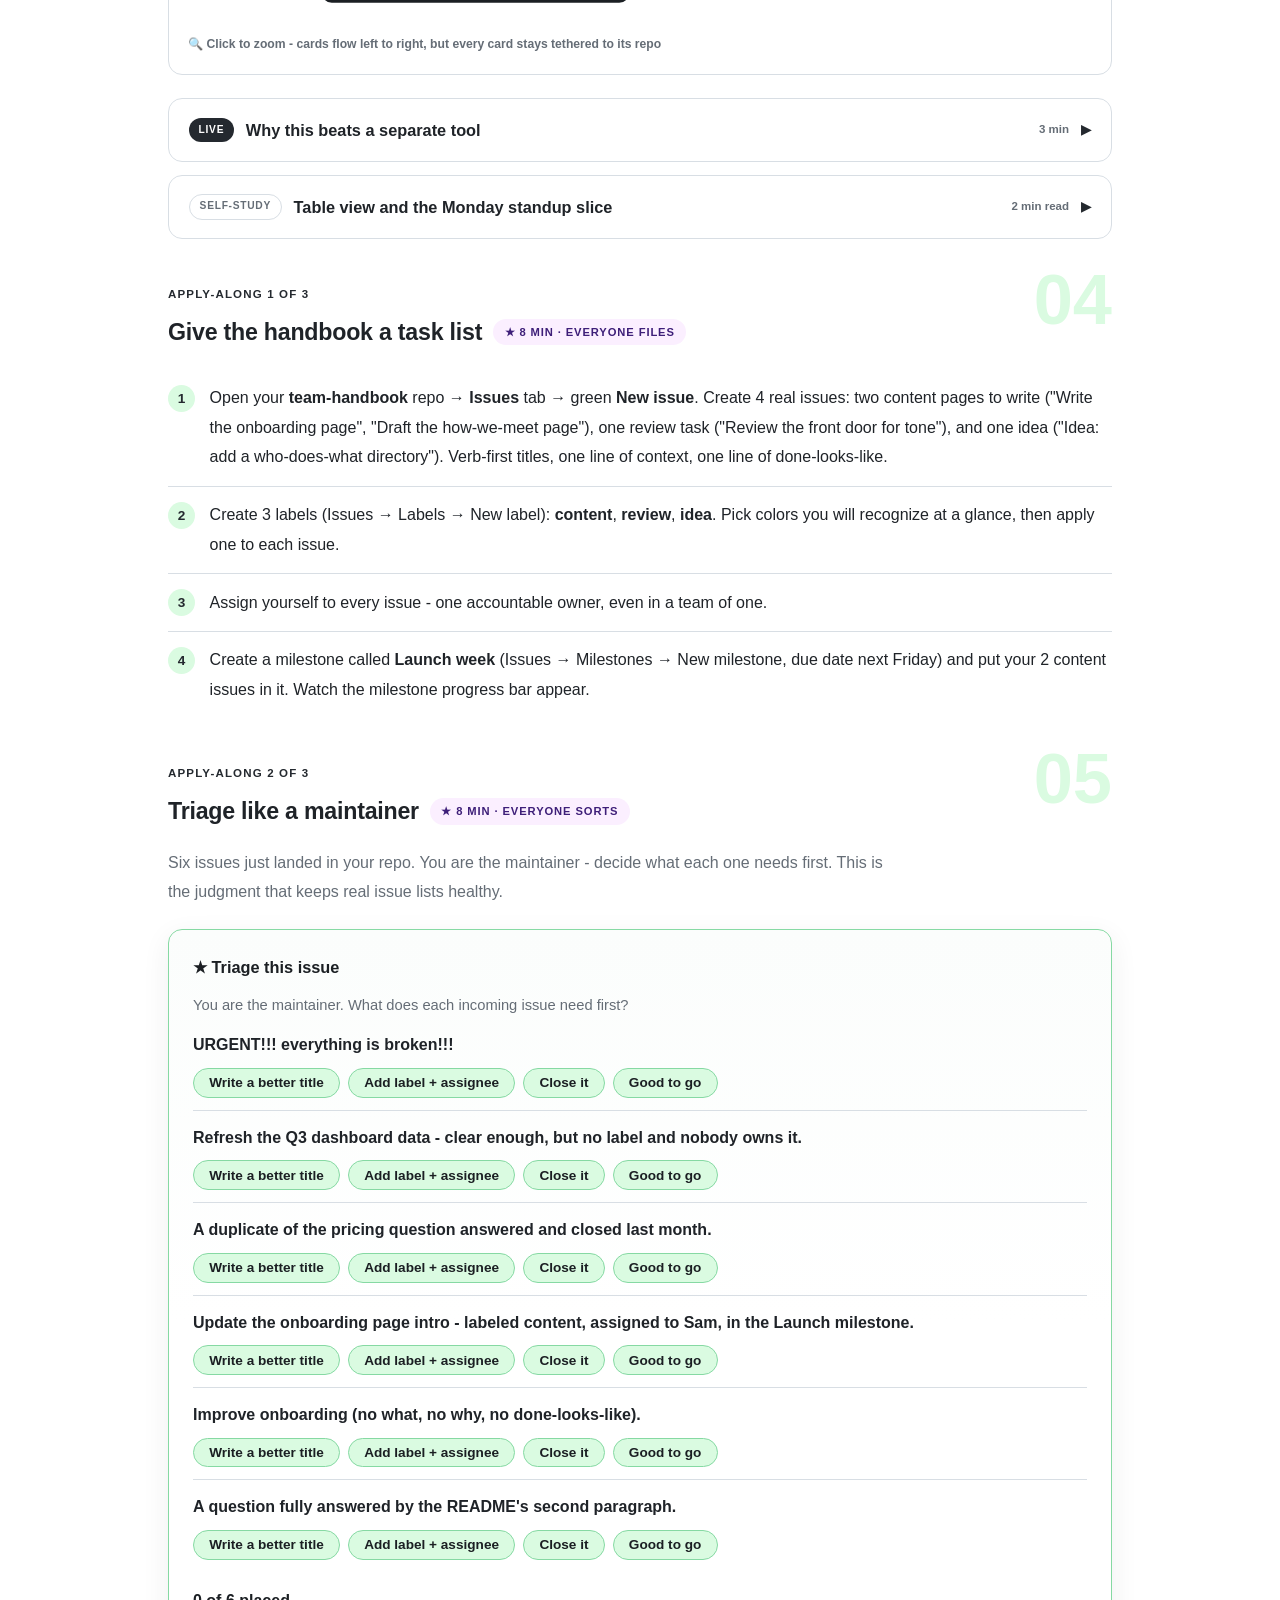
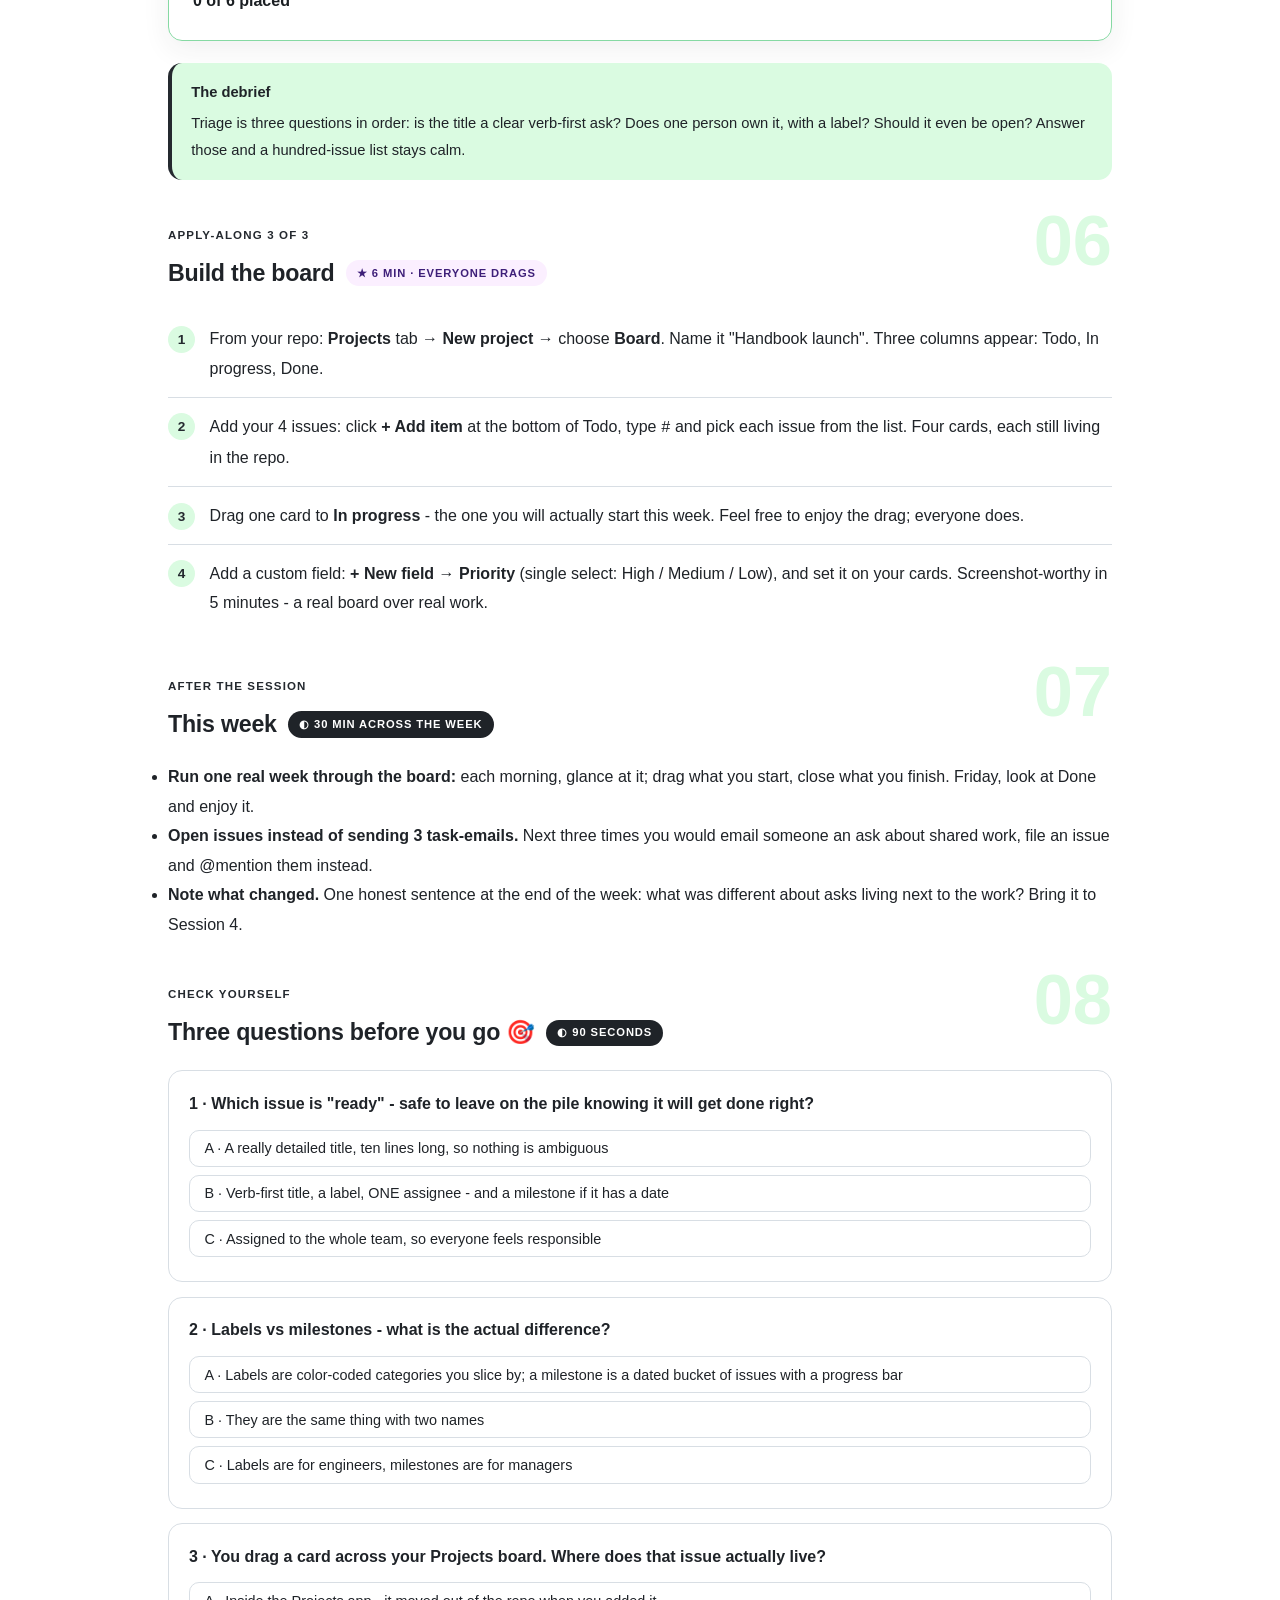
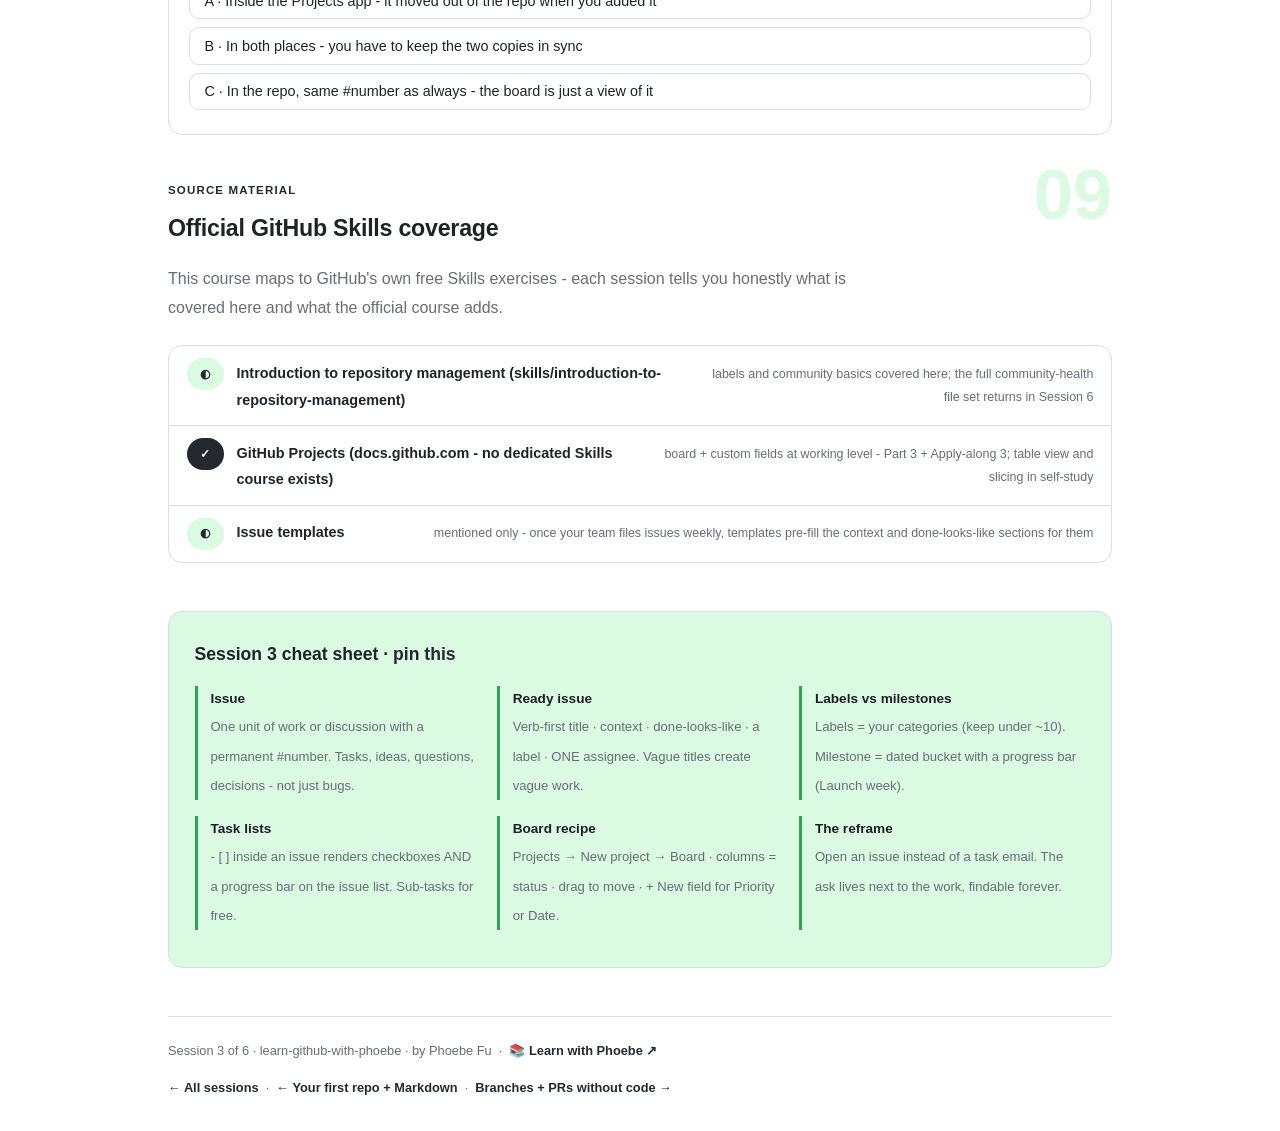
<file: courses/03-issues-and-projects.html>
<!DOCTYPE html>
<html lang="en">
<head>
<meta charset="UTF-8">
<meta name="viewport" content="width=device-width, initial-scale=1.0">
<!-- social:start -->
<meta name="description" content="Session 2 gave your handbook pages. Today it gets a nervous system. Most teams scatter their asks across email, chat and memory - then wonder why things fall through. GitHub&#x27;s answer is...">
<meta property="og:type" content="article">
<meta property="og:site_name" content="Learn with Phoebe">
<meta property="og:title" content="Issues + Projects: the todo list that runs the world - learn github with phoebe">
<meta property="og:description" content="Session 2 gave your handbook pages. Today it gets a nervous system. Most teams scatter their asks across email, chat and memory - then wonder why things fall through. GitHub&#x27;s answer is...">
<meta property="og:url" content="https://phoebefu6.github.io/learn-github-with-phoebe/courses/03-issues-and-projects.html">
<meta property="og:image" content="https://phoebefu6.github.io/learn-github-with-phoebe/assets/og-cover.png">
<meta property="og:image:width" content="1200">
<meta property="og:image:height" content="630">
<meta name="twitter:card" content="summary_large_image">
<meta name="twitter:title" content="Issues + Projects: the todo list that runs the world - learn github with phoebe">
<meta name="twitter:description" content="Session 2 gave your handbook pages. Today it gets a nervous system. Most teams scatter their asks across email, chat and memory - then wonder why things fall through. GitHub&#x27;s answer is...">
<meta name="twitter:image" content="https://phoebefu6.github.io/learn-github-with-phoebe/assets/og-cover.png">
<!-- social:end -->
<title>Session 3 · Issues + Projects - learn github with phoebe</title>
<link rel="stylesheet" href="../assets/style.css?v=39">
</head>
<body>

<div class="toolbar">
  <div class="wrap">
    <span class="crumb"><a href="../index.html">learn-github-with-phoebe</a> / Session 3 of 6</span>
    <button class="btn" id="toggle-all" type="button">Expand all</button>
    <button class="btn primary" id="zoom-toggle" type="button">Projector zoom: off</button>
  </div>
</div>

<header class="masthead">
  <div class="wrap">
    <div class="eyebrow">Learn GitHub with Phoebe · Session 3 of 6 · Non-tech track</div>
    <h1>Issues + Projects: <span class="accent">the todo list that runs the world</span></h1>
    <p class="sub">The task tool hiding inside every repository. Issues track work of any kind - not just bugs - with permanent numbers, owners and conversations. Projects stacks a kanban board on top. By the end of the hour your handbook has a real task list and a board you can run a week from.</p>
    <div class="chip-row">
      <span class="chip level">🟡 Core</span>
      <span class="chip audience">Non-tech professionals</span>
      <span class="chip audience">Browser only</span>
      <span class="chip time">45 min live + self-study</span>
    </div>
    <div class="agenda">
      <span class="a1" style="flex:1">0-3 · Welcome</span>
      <span class="a2" style="flex:3">3-18 · Concepts</span>
      <span class="a3" style="flex:5">18-40 · Apply-along</span>
      <span class="a4" style="flex:1">40-45 · Q&amp;A</span>
    </div>
  </div>
</header>

<main class="wrap">

  <!-- ============ INTRO ============ -->
  <section class="section" id="intro">
    <div class="section-kicker">
      <span class="klabel">Part 0</span>
      <h2>Where did the work go?</h2>
    </div>
    <p class="lede">Session 2 gave your handbook pages. Today it gets a nervous system. Most teams scatter their asks across email, chat and memory - then wonder why things fall through. GitHub's answer is disarmingly simple: every piece of work becomes an issue with a permanent number, living at the same address as the documents it is about. Labels sort them, one owner carries each, and a Projects board turns the pile into a week you can actually see.</p>
    <div class="legend">
      <span class="pill solid">Live - presented in session</span>
      <span class="pill light">Self-study - read after class</span>
      <span class="pill amber">★ Apply-along - in your browser, everyone does it</span>
      <span class="pill inkpill">Running artifact: your own handbook repo</span>
    </div>
    <div class="callout win">
      <strong>★ What you walk out with today</strong>
      Four real issues on your handbook repo with verb-first titles, your own three-label taxonomy, a "Launch week" milestone, and a live kanban board with a card mid-drag - plus the reframe that changes team habits: open an issue instead of sending a task email.
    </div>
  </section>

  <!-- ============ PART 1: ISSUES ============ -->
  <section class="section" id="issues">
    <div class="section-kicker">
      <span class="klabel">Part 1 · the universal todo</span>
      <h2>Issues: the universal todo <span class="tag concept">5 min live</span></h2>
    </div>
    <p class="lede">An issue is one unit of work or discussion with a permanent number. Despite the gloomy name, issues are NOT just bugs - teams use them for tasks, ideas, questions and decisions. Number #12 stays #12 forever: linkable, searchable, quotable in any conversation on the repo.</p>

    <figure class="zoomable">
      <svg viewBox="0 0 880 330" xmlns="http://www.w3.org/2000/svg" role="img" aria-label="Anatomy of a great issue: verb-first title, context and done-looks-like body, label chips, task-list progress, single assignee and milestone, each zone annotated">
        <style>
          .izT { font: 700 14px Inter, sans-serif; fill: #FFFFFF; }
          .izS { font: 400 11.5px Inter, sans-serif; fill: #FFFFFF; opacity: .9; }
          .izK { font: 700 13px Inter, sans-serif; fill: #1F2328; }
          .izN { font: 400 12px Inter, sans-serif; fill: #656D76; }
          .izG { font: 700 12px Inter, sans-serif; fill: #1F883D; }
          .izA { font: 700 12px Inter, sans-serif; fill: #FFFFFF; }
          .izL { stroke: #AFB8C1; stroke-width: 2; fill: none; }
        </style>
        <rect x="60" y="26" width="540" height="280" rx="14" fill="#F6F8FA"/>
        <rect x="80" y="44" width="500" height="42" rx="10" fill="#1B1F23"/>
        <text class="izT" x="96" y="70">Refresh the Q3 dashboard data <tspan opacity=".7">#12</tspan></text>
        <rect x="80" y="98" width="76" height="24" rx="12" fill="#DAFBE1"/>
        <text class="izK" x="94" y="115">content</text>
        <rect x="164" y="98" width="60" height="24" rx="12" fill="#DAFBE1"/>
        <text class="izK" x="180" y="115">data</text>
        <text class="izN" x="80" y="150">Context: the dashboard numbers stop at May.</text>
        <text class="izN" x="80" y="172">Done looks like: June is visible and Sam is pinged.</text>
        <text class="izK" x="80" y="206">- [x] pull the June export &#160;&#160; - [ ] update the page</text>
        <rect x="80" y="220" width="220" height="8" rx="4" fill="#AFB8C1"/>
        <rect x="80" y="220" width="110" height="8" rx="4" fill="#2DA44E"/>
        <text class="izG" x="312" y="229">1 of 2 tasks</text>
        <circle cx="94" cy="266" r="13" fill="#2DA44E"/>
        <text class="izA" x="89" y="271">S</text>
        <text class="izK" x="116" y="271">Assignee: Sam</text>
        <text class="izK" x="300" y="271">Milestone: Launch week</text>
        <rect x="640" y="40" width="210" height="40" rx="10" fill="#1B1F23"/>
        <text class="izA" x="654" y="64">Verb-first title + number</text>
        <rect x="640" y="96" width="210" height="40" rx="10" fill="#1B1F23"/>
        <text class="izA" x="654" y="120">Labels = your categories</text>
        <rect x="640" y="152" width="210" height="40" rx="10" fill="#1B1F23"/>
        <text class="izA" x="654" y="176">Context + done-looks-like</text>
        <rect x="640" y="208" width="210" height="40" rx="10" fill="#1B1F23"/>
        <text class="izA" x="654" y="232">Task list = progress bar</text>
        <rect x="640" y="264" width="210" height="40" rx="10" fill="#1B1F23"/>
        <text class="izA" x="654" y="288">One owner, one date bucket</text>
        <line class="izL" x1="580" y1="65" x2="636" y2="60"/>
        <line class="izL" x1="580" y1="110" x2="636" y2="116"/>
        <line class="izL" x1="580" y1="160" x2="636" y2="172"/>
        <line class="izL" x1="580" y1="224" x2="636" y2="228"/>
        <line class="izL" x1="580" y1="268" x2="636" y2="284"/>
      </svg>
      <figcaption>🔍 Click to zoom - the anatomy of an issue that actually gets done</figcaption>
    </figure>

    <details class="card" open>
      <summary><span class="mode live">Live</span>What makes an issue great (and gettable-done)<span class="mini">3 min</span><span class="caret">▶</span></summary>
      <div class="body">
        <ul>
          <li><strong>Verb-first title:</strong> "Refresh the Q3 dashboard data" tells you the what in one glance. "Dashboard" tells you nothing; "URGENT!!!" tells you less.</li>
          <li><strong>Context + definition of done:</strong> two lines. What is the situation, and what does finished look like? Vague issues create vague work.</li>
          <li><strong>One owner:</strong> the assignee. Work assigned to everyone is owned by no one.</li>
          <li><strong>The conversation stays attached:</strong> comments thread under the issue, <code>@mentions</code> notify people, and typing <code>#numbers</code> links issues to each other. Six months later, the whole decision trail is still there, at the same address.</li>
          <li><strong>Task lists inside issues:</strong> <code>- [ ]</code> checkboxes from Session 2 render as a live progress bar on the issue list. Sub-tasks without another tool.</li>
        </ul>
        <div class="callout tip">
          <strong>The reframe that changes teams</strong>
          Next time you are about to send a task email, open an issue instead. The ask, the discussion and the outcome stay next to the work - findable forever, instead of buried in someone's inbox.
        </div>
      </div>
    </details>

    <details class="card">
      <summary><span class="mode self">Self-study</span>Issue etiquette + templates<span class="mini">2 min read</span><span class="caret">▶</span></summary>
      <div class="body">
        <p>Two habits that make issue conversations pleasant, and one upgrade for later:</p>
        <ul>
          <li><strong>@mention with intent:</strong> <code>@sam</code> sends Sam a notification, so mention the person you need, not everyone you know. One name per ask.</li>
          <li><strong>Link, do not repeat:</strong> typing <code>#12</code> auto-links to issue 12, and the link shows up on BOTH issues. Related work finds itself; nobody re-explains context.</li>
          <li><strong>Issue templates (later):</strong> once your team files issues weekly, a template can pre-fill the structure - context, done-looks-like, checklist - so every new issue arrives half-ready. Settings → set up templates when you feel the need; do not build process before the habit exists.</li>
        </ul>
      </div>
    </details>
  </section>

  <!-- ============ PART 2: LABELS ============ -->
  <section class="section" id="labels">
    <div class="section-kicker">
      <span class="klabel">Part 2 · sorting the pile</span>
      <h2>Labels, assignees, milestones <span class="tag concept">4 min live</span></h2>
    </div>
    <p class="lede">A pile of issues becomes a system with three small tools. <strong>Labels</strong> are color-coded categories you invent yourself. An <strong>assignee</strong> is the single accountable owner. A <strong>milestone</strong> is a dated bucket of issues - "the Q3 refresh", "Launch week". Filters then make any slice of the pile one click away.</p>

    <details class="card">
      <summary><span class="mode live">Live</span>Your taxonomy, your rules (but keep it small)<span class="mini">3 min</span><span class="caret">▶</span></summary>
      <div class="body">
        <ul>
          <li><strong>Labels:</strong> make your own - <em>content</em>, <em>design</em>, <em>review</em>, <em>urgent</em>, <em>idea</em>. Color-coded, filterable, and entirely yours. Keep the set under ~10: a taxonomy nobody remembers is a taxonomy nobody applies.</li>
          <li><strong>Assignee:</strong> exactly one accountable person per issue. Others can comment, help, review - but one name carries it over the line.</li>
          <li><strong>Milestone:</strong> a bucket with a due date. "Launch week" collects every issue that must land by Friday, and shows a progress bar as they close.</li>
          <li><strong>Filters:</strong> the issue list filters by any combination - label:content, assignee:sam, milestone:"Launch week". Any slice of the work, one click.</li>
        </ul>
        <div class="callout example">
          <span class="ex-pill">Real world</span>
          <p><strong>Triage at open-source scale:</strong> maintainers of popular repos handle hundreds of incoming issues a week with little more than labels. One label became a global convention: <em>good-first-issue</em>, marking tasks friendly to newcomers - so effective that GitHub built discovery pages around it, and "find a good-first-issue" is now how thousands of people worldwide make their first contribution. A color-coded sticker created an onboarding system.</p>
        </div>
      </div>
    </details>
  </section>

  <!-- ============ PART 3: PROJECTS ============ -->
  <section class="section" id="projects">
    <div class="section-kicker">
      <span class="klabel">Part 3 · the board on top</span>
      <h2>Projects: the kanban on top <span class="tag concept">5 min live</span></h2>
    </div>
    <p class="lede">GitHub Projects gives you board and table views built FROM your issues. Columns are status - Todo, In progress, Done - and you drag cards between them. The crucial idea: a card on the board IS the issue. It never leaves its repo; the board is just a view of it.</p>

    <figure class="zoomable">
      <svg viewBox="0 0 880 310" xmlns="http://www.w3.org/2000/svg" role="img" aria-label="A Projects board with Todo, In progress and Done columns, issue cards flowing left to right, and one card tethered back to its home repo">
        <style>
          .bdH { font: 700 14px Inter, sans-serif; fill: #1F2328; }
          .bdT { font: 700 12.5px Inter, sans-serif; fill: #FFFFFF; }
          .bdK { font: 700 12.5px Inter, sans-serif; fill: #1F2328; }
          .bdN { font: 400 12px Inter, sans-serif; fill: #656D76; }
          .bdW { stroke: #AFB8C1; stroke-width: 2; stroke-dasharray: 6 5; fill: none; marker-end: url(#bdArw); }
          .bdF { stroke: #2DA44E; stroke-width: 2.5; fill: none; }
        </style>
        <defs>
          <marker id="bdArw" markerWidth="8" markerHeight="8" refX="7" refY="4" orient="auto">
            <path d="M0,0 L8,4 L0,8 z" fill="#AFB8C1"/>
          </marker>
        </defs>
        <line class="bdW" x1="330" y1="34" x2="420" y2="34"/>
        <text class="bdN" x="428" y="38">drag to move · drag = status change</text>
        <rect x="60" y="50" width="240" height="180" rx="12" fill="#F6F8FA"/>
        <text class="bdH" x="80" y="78">Todo</text>
        <rect x="80" y="94" width="200" height="42" rx="8" fill="#2DA44E"/>
        <text class="bdT" x="94" y="112">#14 Write onboarding page</text>
        <rect x="80" y="146" width="200" height="42" rx="8" fill="#2DA44E"/>
        <text class="bdT" x="94" y="164">#15 Review handbook tone</text>
        <rect x="340" y="50" width="240" height="180" rx="12" fill="#F6F8FA"/>
        <text class="bdH" x="360" y="78">In progress</text>
        <rect x="360" y="94" width="200" height="42" rx="8" fill="#1B1F23"/>
        <text class="bdT" x="374" y="112">#12 Refresh Q3 data</text>
        <text class="bdT" x="374" y="128" opacity=".7">Priority: High · Sam</text>
        <rect x="620" y="50" width="240" height="180" rx="12" fill="#F6F8FA"/>
        <text class="bdH" x="640" y="78">Done ✓</text>
        <rect x="640" y="94" width="200" height="42" rx="8" fill="#DAFBE1"/>
        <text class="bdK" x="654" y="112">#11 Front door README</text>
        <path class="bdF" d="M 460 136 C 460 200, 440 230, 420 252"/>
        <rect x="130" y="248" width="300" height="42" rx="10" fill="#1B1F23"/>
        <text class="bdT" x="146" y="266">team-handbook · Issues · #12</text>
        <text class="bdT" x="146" y="282" opacity=".7">the card IS the issue - one number, one home</text>
        <text class="bdN" x="470" y="276">Close the issue, the card moves itself.</text>
      </svg>
      <figcaption>🔍 Click to zoom - cards flow left to right, but every card stays tethered to its repo</figcaption>
    </figure>

    <details class="card">
      <summary><span class="mode live">Live</span>Why this beats a separate tool<span class="mini">3 min</span><span class="caret">▶</span></summary>
      <div class="body">
        <ul>
          <li><strong>Columns = status:</strong> Todo, In progress, Done to start. Drag a card, the status changes; close the issue, the card moves to Done by itself.</li>
          <li><strong>Custom fields:</strong> add Priority, Date, or anything else, and every card gets the field. Table view turns the same data into a spreadsheet.</li>
          <li><strong>An issue can live on a board without leaving its repo.</strong> One board can even gather issues from several repos.</li>
          <li><strong>The killer feature is the address:</strong> the task and the work live at the same URL. No copy-pasting between the task tool and the document tool, no "which one is true?" - the board is a view, the issue is the truth.</li>
        </ul>
      </div>
    </details>

    <details class="card">
      <summary><span class="mode self">Self-study</span>Table view and the Monday standup slice<span class="mini">2 min read</span><span class="caret">▶</span></summary>
      <div class="body">
        <p>Every Projects board has a <strong>Table</strong> view of the same cards - a spreadsheet with sortable columns for status, assignee, priority and your custom fields.</p>
        <ul>
          <li><strong>Weekly standup trick:</strong> group or slice the table by <strong>assignee</strong> - each person's week appears as their own block. Walk the blocks, meeting done.</li>
          <li><strong>Slice by milestone</strong> before a deadline to see exactly what stands between you and "Launch week: done".</li>
        </ul>
        <p>Note: Projects has no dedicated GitHub Skills course - the official reference is docs.github.com (search "GitHub Projects"). Everything above is in there, plus automation recipes for later.</p>
      </div>
    </details>
  </section>

  <!-- ============ DEMO 1 ============ -->
  <section class="section" id="demo-1">
    <div class="section-kicker">
      <span class="klabel">Apply-along 1 of 3</span>
      <h2>Give the handbook a task list <span class="tag demo">★ 8 min · everyone files</span></h2>
    </div>
    <div class="steps">
      <div class="step"><p>Open your <strong>team-handbook</strong> repo → <strong>Issues</strong> tab → green <strong>New issue</strong>. Create 4 real issues: two content pages to write ("Write the onboarding page", "Draft the how-we-meet page"), one review task ("Review the front door for tone"), and one idea ("Idea: add a who-does-what directory"). Verb-first titles, one line of context, one line of done-looks-like.</p></div>
      <div class="step"><p>Create 3 labels (Issues → Labels → New label): <strong>content</strong>, <strong>review</strong>, <strong>idea</strong>. Pick colors you will recognize at a glance, then apply one to each issue.</p></div>
      <div class="step"><p>Assign yourself to every issue - one accountable owner, even in a team of one.</p></div>
      <div class="step"><p>Create a milestone called <strong>Launch week</strong> (Issues → Milestones → New milestone, due date next Friday) and put your 2 content issues in it. Watch the milestone progress bar appear.</p></div>
    </div>
  </section>

  <!-- ============ DEMO 2 ============ -->
  <section class="section" id="demo-2">
    <div class="section-kicker">
      <span class="klabel">Apply-along 2 of 3</span>
      <h2>Triage like a maintainer <span class="tag demo">★ 8 min · everyone sorts</span></h2>
    </div>
    <p class="lede">Six issues just landed in your repo. You are the maintainer - decide what each one needs first. This is the judgment that keeps real issue lists healthy.</p>
    <div class="widget" data-widget="sorter" data-config='{
  "title": "★ Triage this issue",
  "intro": "You are the maintainer. What does each incoming issue need first?",
  "categories": ["Write a better title", "Add label + assignee", "Close it", "Good to go"],
  "items": [
    {"t": "URGENT!!! everything is broken!!!", "c": 0, "why": "no verb, no what - retitle before anything else can happen"},
    {"t": "Refresh the Q3 dashboard data - clear enough, but no label and nobody owns it.", "c": 1, "why": "unowned work is unfinished work: label it, assign one accountable person"},
    {"t": "A duplicate of the pricing question answered and closed last month.", "c": 2, "why": "close with a friendly link to the original - duplicates split the conversation"},
    {"t": "Update the onboarding page intro - labeled content, assigned to Sam, in the Launch milestone.", "c": 3, "why": "title, owner, label, milestone: this is what ready looks like"},
    {"t": "Improve onboarding (no what, no why, no done-looks-like).", "c": 0, "why": "vague titles create vague work - ask for the specific change"},
    {"t": "A question fully answered by the README&apos;s second paragraph.", "c": 2, "why": "close kindly with the link - and maybe note the README could be more visible"}
  ]}'></div>
    <div class="callout tip">
      <strong>The debrief</strong>
      Triage is three questions in order: is the title a clear verb-first ask? Does one person own it, with a label? Should it even be open? Answer those and a hundred-issue list stays calm.
    </div>
  </section>

  <!-- ============ DEMO 3 ============ -->
  <section class="section" id="demo-3">
    <div class="section-kicker">
      <span class="klabel">Apply-along 3 of 3</span>
      <h2>Build the board <span class="tag demo">★ 6 min · everyone drags</span></h2>
    </div>
    <div class="steps">
      <div class="step"><p>From your repo: <strong>Projects</strong> tab → <strong>New project</strong> → choose <strong>Board</strong>. Name it "Handbook launch". Three columns appear: Todo, In progress, Done.</p></div>
      <div class="step"><p>Add your 4 issues: click <strong>+ Add item</strong> at the bottom of Todo, type <code>#</code> and pick each issue from the list. Four cards, each still living in the repo.</p></div>
      <div class="step"><p>Drag one card to <strong>In progress</strong> - the one you will actually start this week. Feel free to enjoy the drag; everyone does.</p></div>
      <div class="step"><p>Add a custom field: <strong>+ New field → Priority</strong> (single select: High / Medium / Low), and set it on your cards. Screenshot-worthy in 5 minutes - a real board over real work.</p></div>
    </div>
  </section>

  <!-- ============ HOMEWORK ============ -->
  <section class="section" id="exercise">
    <div class="section-kicker">
      <span class="klabel">After the session</span>
      <h2>This week <span class="tag exercise">◐ 30 min across the week</span></h2>
    </div>
    <ul>
      <li><strong>Run one real week through the board:</strong> each morning, glance at it; drag what you start, close what you finish. Friday, look at Done and enjoy it.</li>
      <li><strong>Open issues instead of sending 3 task-emails.</strong> Next three times you would email someone an ask about shared work, file an issue and @mention them instead.</li>
      <li><strong>Note what changed.</strong> One honest sentence at the end of the week: what was different about asks living next to the work? Bring it to Session 4.</li>
    </ul>
  </section>

  <!-- ============ QUIZ ============ -->
  <section class="section" id="quiz">
    <div class="section-kicker">
      <span class="klabel">Check yourself</span>
      <h2>Three questions before you go 🎯 <span class="tag exercise">◐ 90 seconds</span></h2>
    </div>
    <div class="quiz-q" data-answer="1">
      <p class="qtext">1 · Which issue is "ready" - safe to leave on the pile knowing it will get done right?</p>
      <button class="qopt" type="button">A · A really detailed title, ten lines long, so nothing is ambiguous</button>
      <button class="qopt" type="button">B · Verb-first title, a label, ONE assignee - and a milestone if it has a date</button>
      <button class="qopt" type="button">C · Assigned to the whole team, so everyone feels responsible</button>
      <p class="qwhy">Ready = clear ask + category + single accountable owner. Work assigned to everyone is owned by no one - that was the triage widget's whole lesson.</p>
    </div>
    <div class="quiz-q" data-answer="0">
      <p class="qtext">2 · Labels vs milestones - what is the actual difference?</p>
      <button class="qopt" type="button">A · Labels are color-coded categories you slice by; a milestone is a dated bucket of issues with a progress bar</button>
      <button class="qopt" type="button">B · They are the same thing with two names</button>
      <button class="qopt" type="button">C · Labels are for engineers, milestones are for managers</button>
      <p class="qwhy">Labels answer "what kind?" (content, review, idea - your taxonomy, under ~10). Milestones answer "by when?" (Launch week, the Q3 refresh). One issue can have both.</p>
    </div>
    <div class="quiz-q" data-answer="2">
      <p class="qtext">3 · You drag a card across your Projects board. Where does that issue actually live?</p>
      <button class="qopt" type="button">A · Inside the Projects app - it moved out of the repo when you added it</button>
      <button class="qopt" type="button">B · In both places - you have to keep the two copies in sync</button>
      <button class="qopt" type="button">C · In the repo, same #number as always - the board is just a view of it</button>
      <p class="qwhy">The card IS the issue. It never leaves its repo; the board is a lens. That is why closing the issue moves the card, and why there is never a "which one is true?" problem.</p>
    </div>
    <p class="quiz-score"></p>
  </section>

  <!-- ============ SOURCES ============ -->
  <section class="section" id="official">
    <div class="section-kicker">
      <span class="klabel">Source material</span>
      <h2>Official GitHub Skills coverage</h2>
    </div>
    <p class="lede">This course maps to GitHub's own free Skills exercises - each session tells you honestly what is covered here and what the official course adds.</p>
    <div class="covered">
      <div class="covered-row"><span class="status pill light">◐</span><span class="name">Introduction to repository management (skills/introduction-to-repository-management)</span><span class="note">labels and community basics covered here; the full community-health file set returns in Session 6</span></div>
      <div class="covered-row"><span class="status pill solid">✓</span><span class="name">GitHub Projects (docs.github.com - no dedicated Skills course exists)</span><span class="note">board + custom fields at working level - Part 3 + Apply-along 3; table view and slicing in self-study</span></div>
      <div class="covered-row"><span class="status pill light">◐</span><span class="name">Issue templates</span><span class="note">mentioned only - once your team files issues weekly, templates pre-fill the context and done-looks-like sections for them</span></div>
    </div>
  </section>

  <!-- ============ CHEAT SHEET ============ -->
  <section class="cheat" id="cheatsheet">
    <h3>Session 3 cheat sheet <span>· pin this</span></h3>
    <div class="grid-2">
      <div class="cheat-item"><b>Issue</b><span>One unit of work or discussion with a permanent #number. Tasks, ideas, questions, decisions - not just bugs.</span></div>
      <div class="cheat-item"><b>Ready issue</b><span>Verb-first title · context · done-looks-like · a label · ONE assignee. Vague titles create vague work.</span></div>
      <div class="cheat-item"><b>Labels vs milestones</b><span>Labels = your categories (keep under ~10). Milestone = dated bucket with a progress bar (Launch week).</span></div>
      <div class="cheat-item"><b>Task lists</b><span>- [ ] inside an issue renders checkboxes AND a progress bar on the issue list. Sub-tasks for free.</span></div>
      <div class="cheat-item"><b>Board recipe</b><span>Projects → New project → Board · columns = status · drag to move · + New field for Priority or Date.</span></div>
      <div class="cheat-item"><b>The reframe</b><span>Open an issue instead of a task email. The ask lives next to the work, findable forever.</span></div>
    </div>
  </section>

  <footer class="pagefoot">
    <span>Session 3 of 6 · learn-github-with-phoebe · by Phoebe Fu &nbsp;·&nbsp; 📚 <a href="https://phoebefu6.github.io/learn-with-phoebe/">Learn with Phoebe ↗</a></span>
    <span><a href="../index.html">← All sessions</a> &nbsp;·&nbsp; <a href="02-first-repo-markdown.html">← Your first repo + Markdown</a> &nbsp;·&nbsp; <a href="04-branches-and-prs.html">Branches + PRs without code →</a></span>
  </footer>

</main>

<script src="../assets/app.js?v=37"></script>
<script src="../assets/widgets.js?v=17"></script>
</body>
</html>
</file>
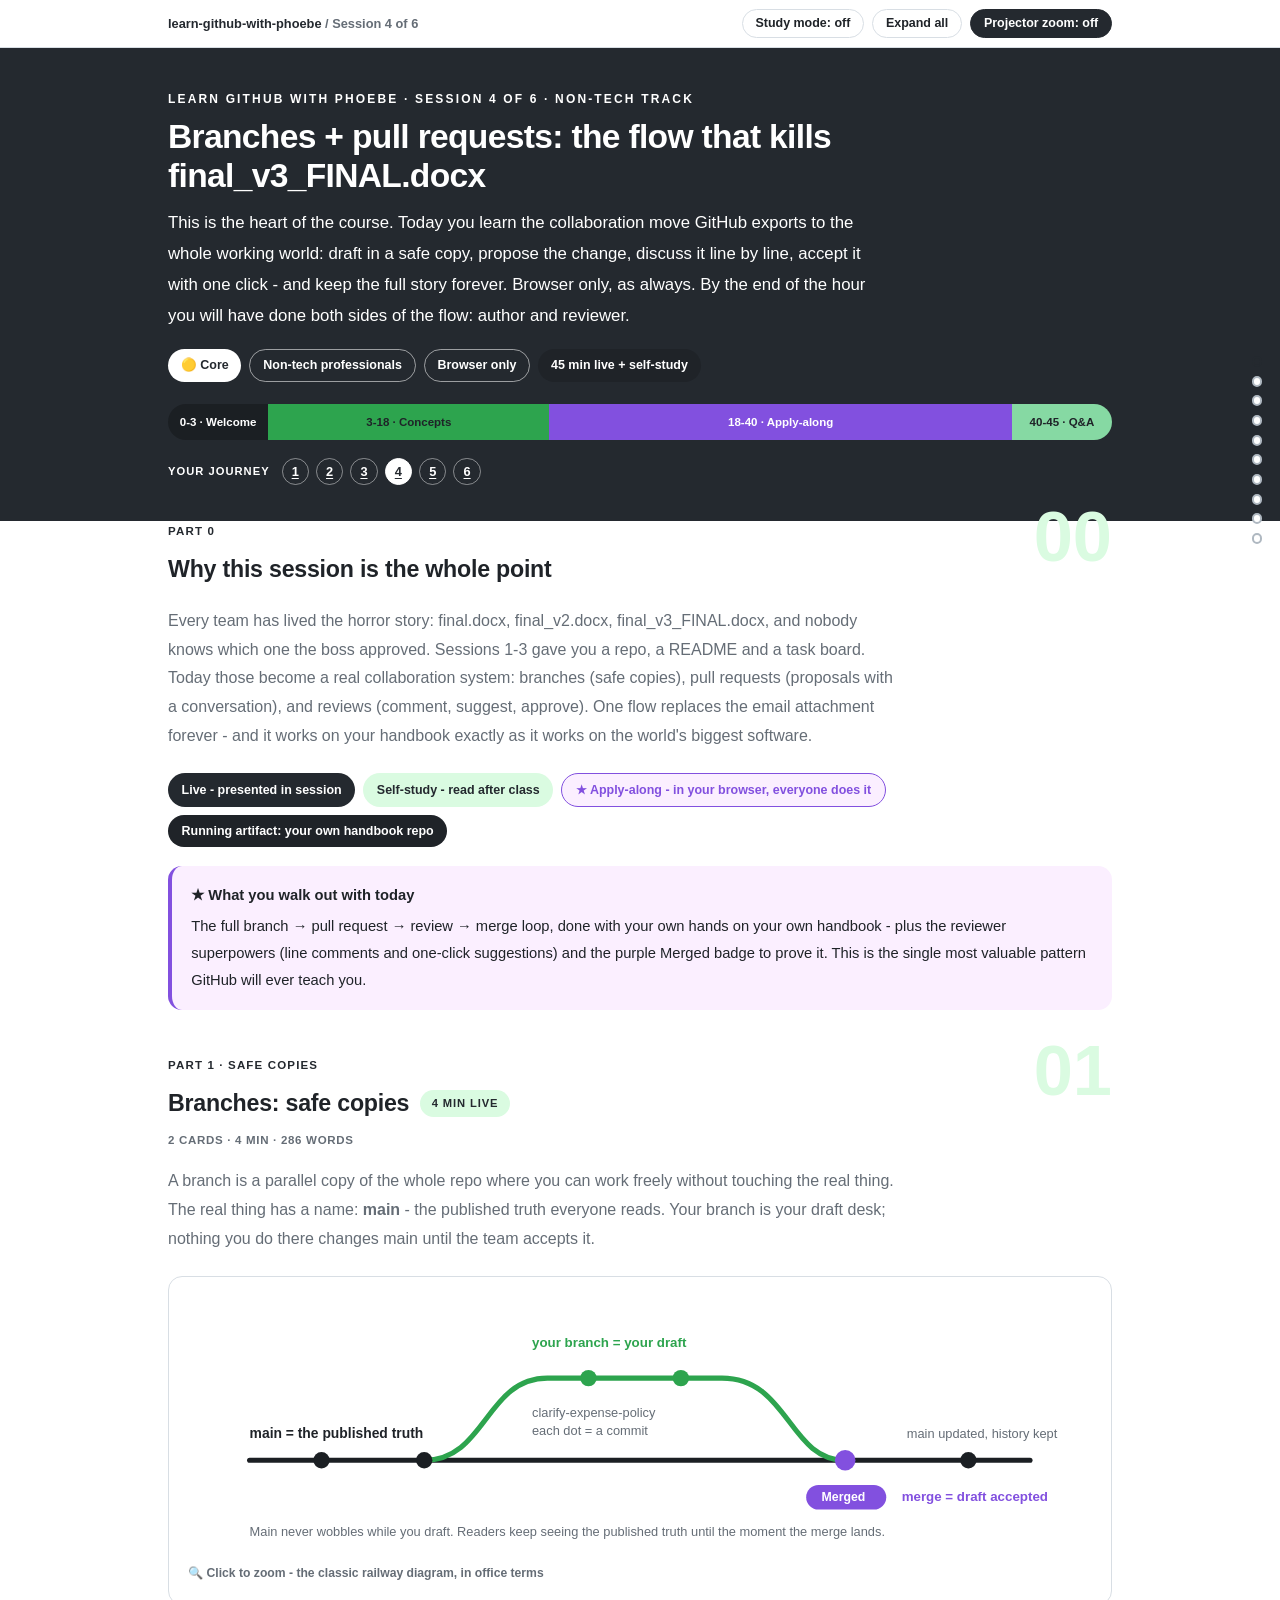
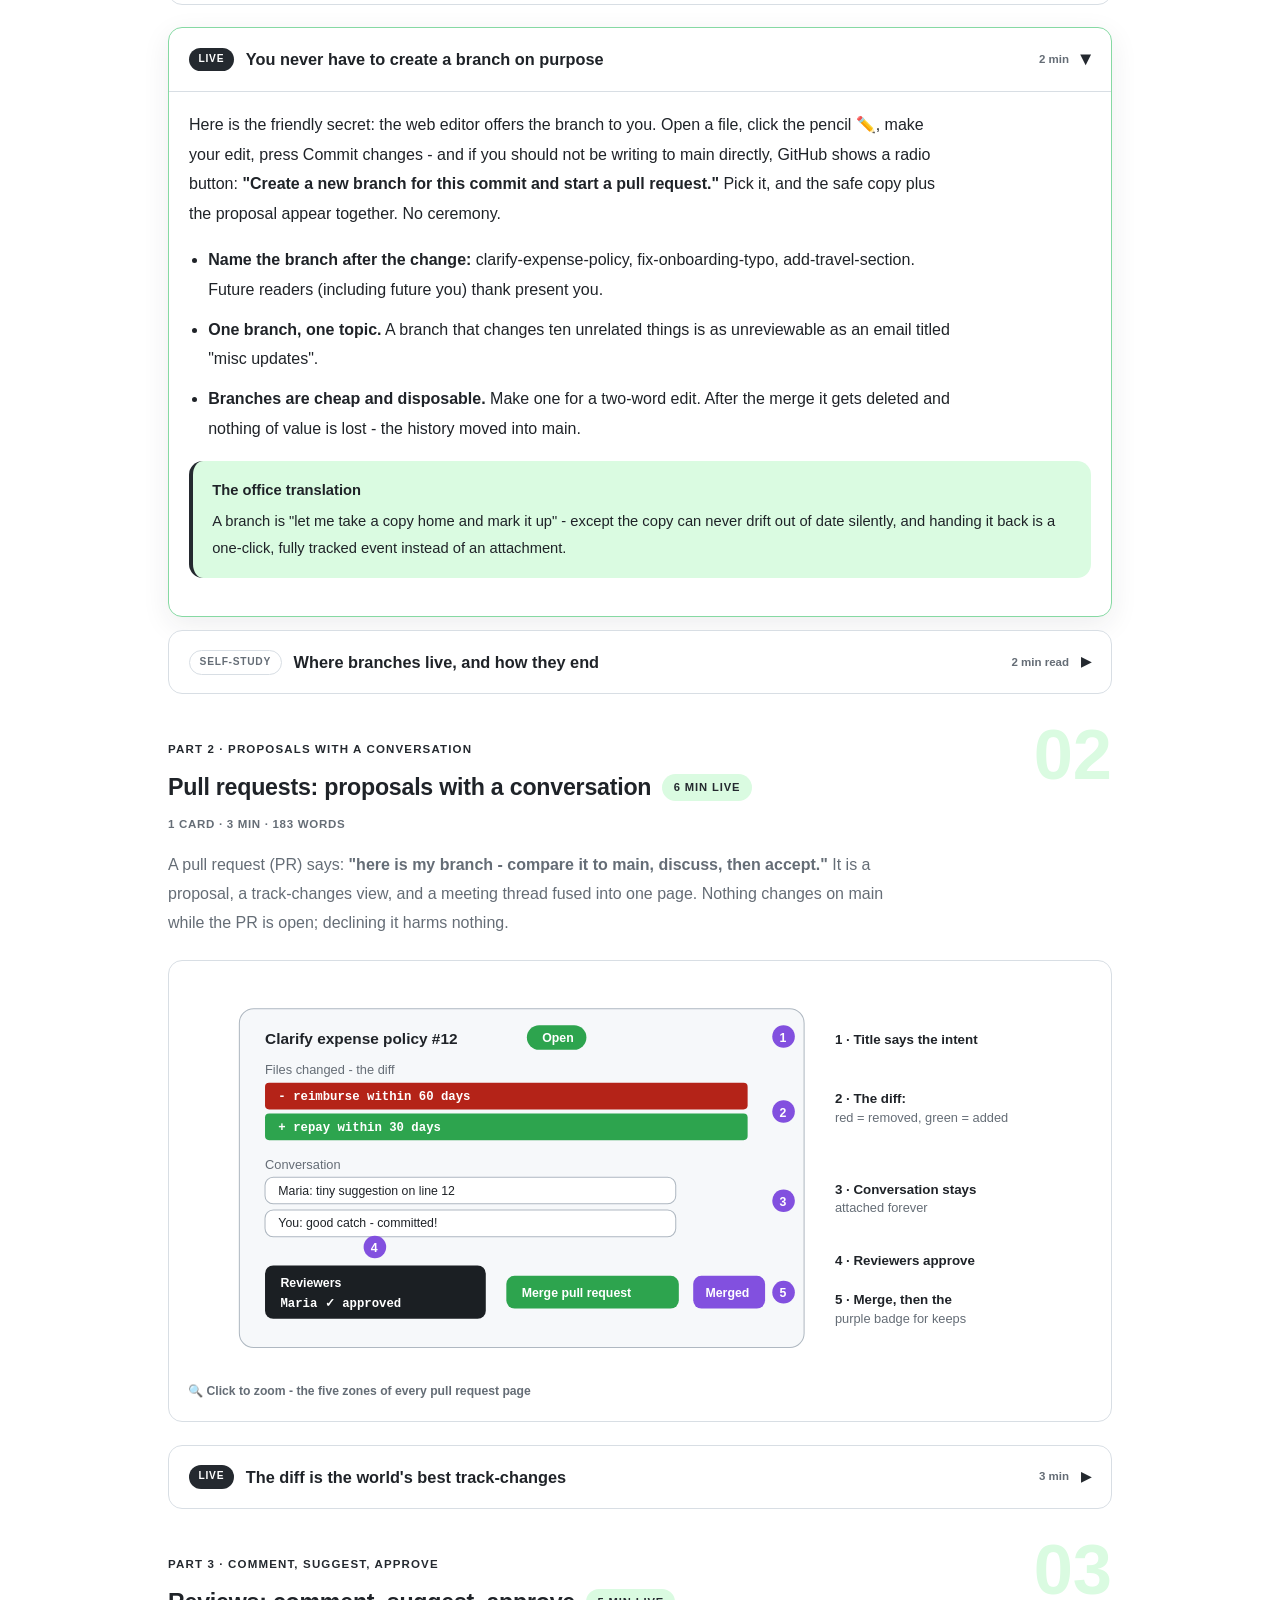
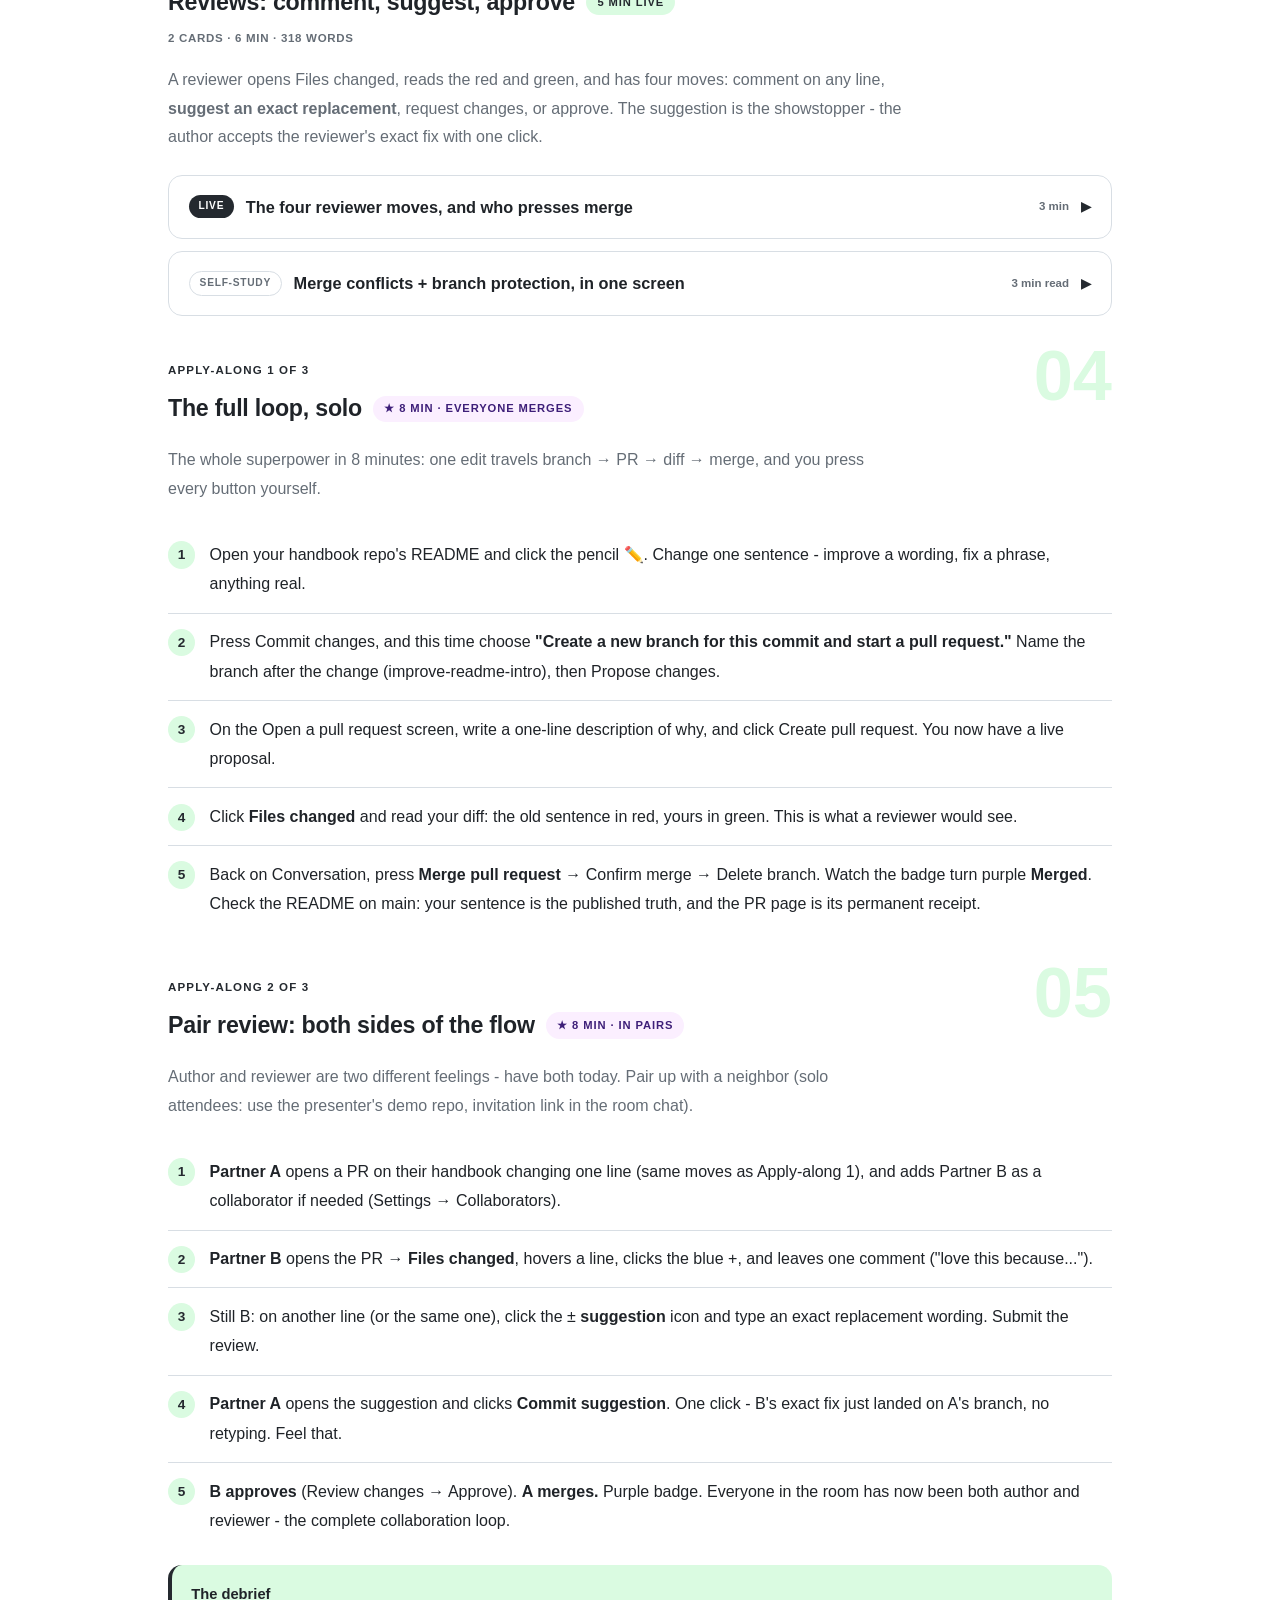
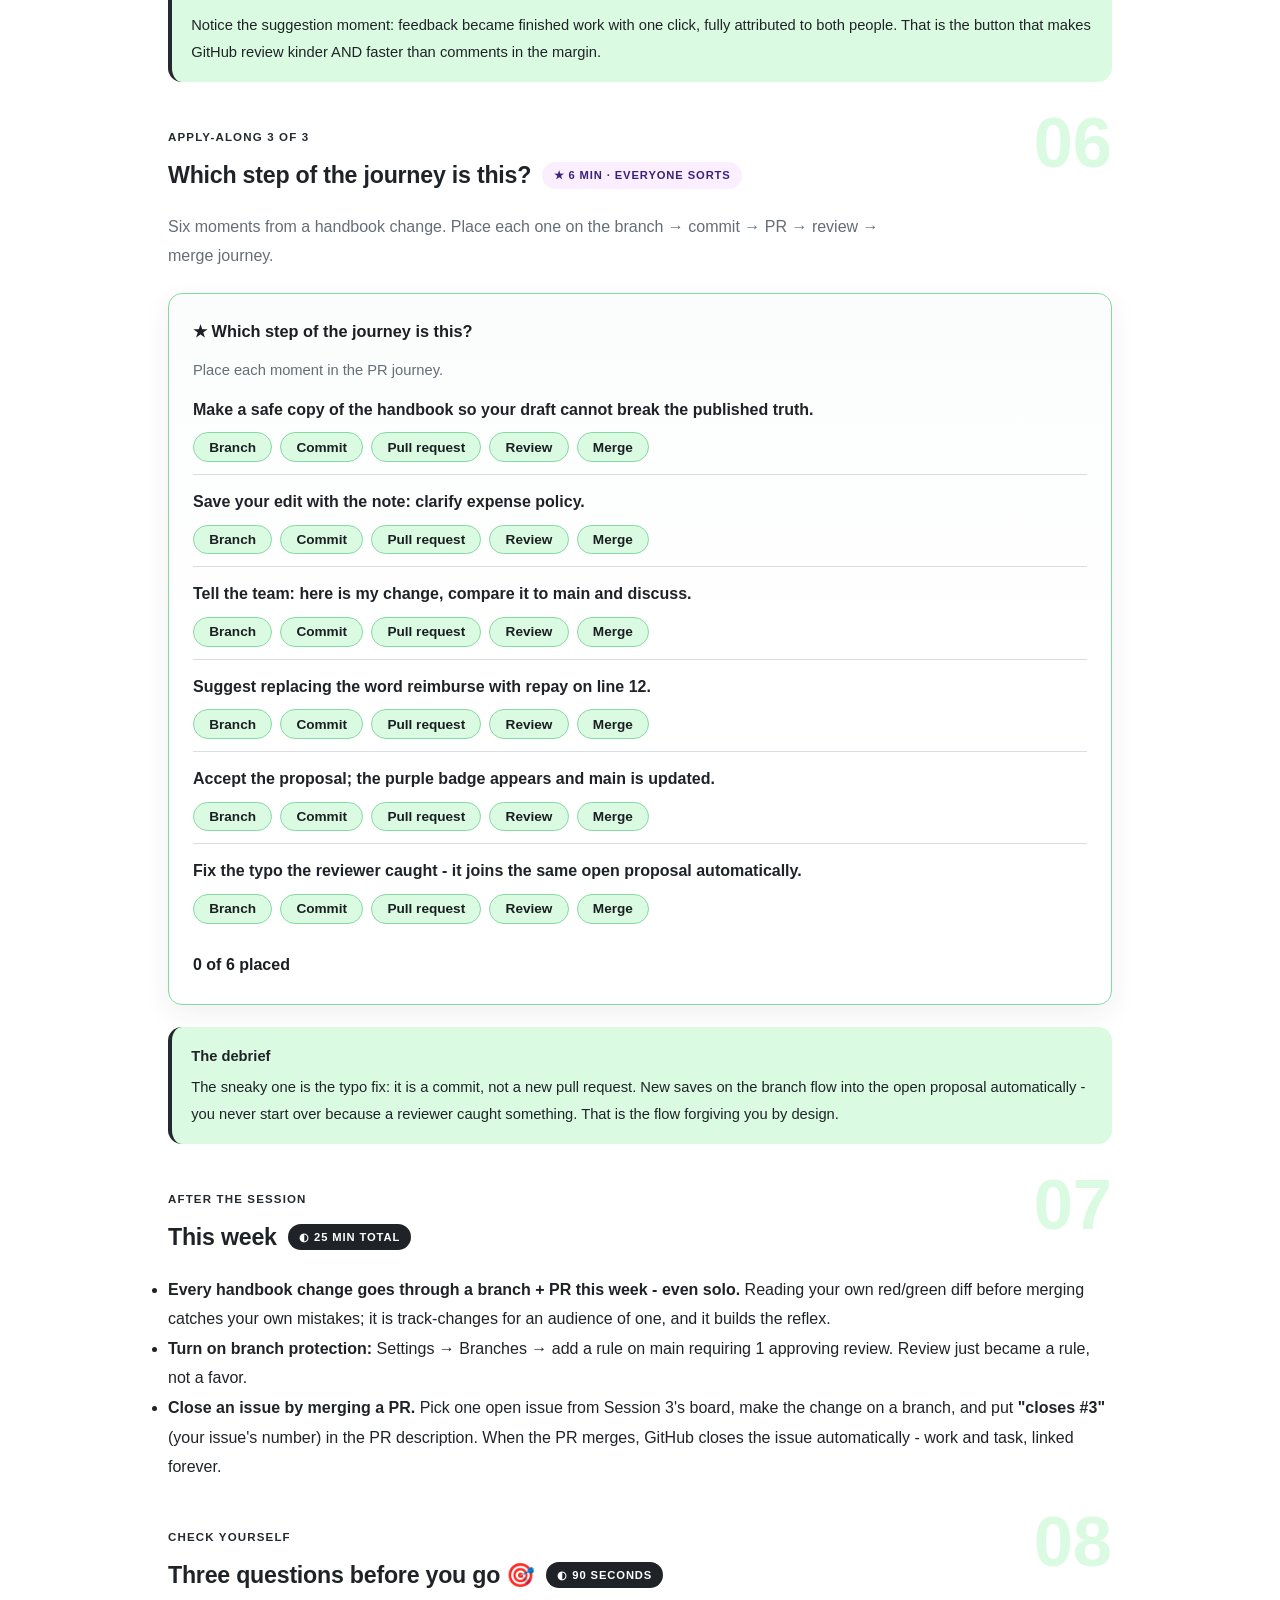
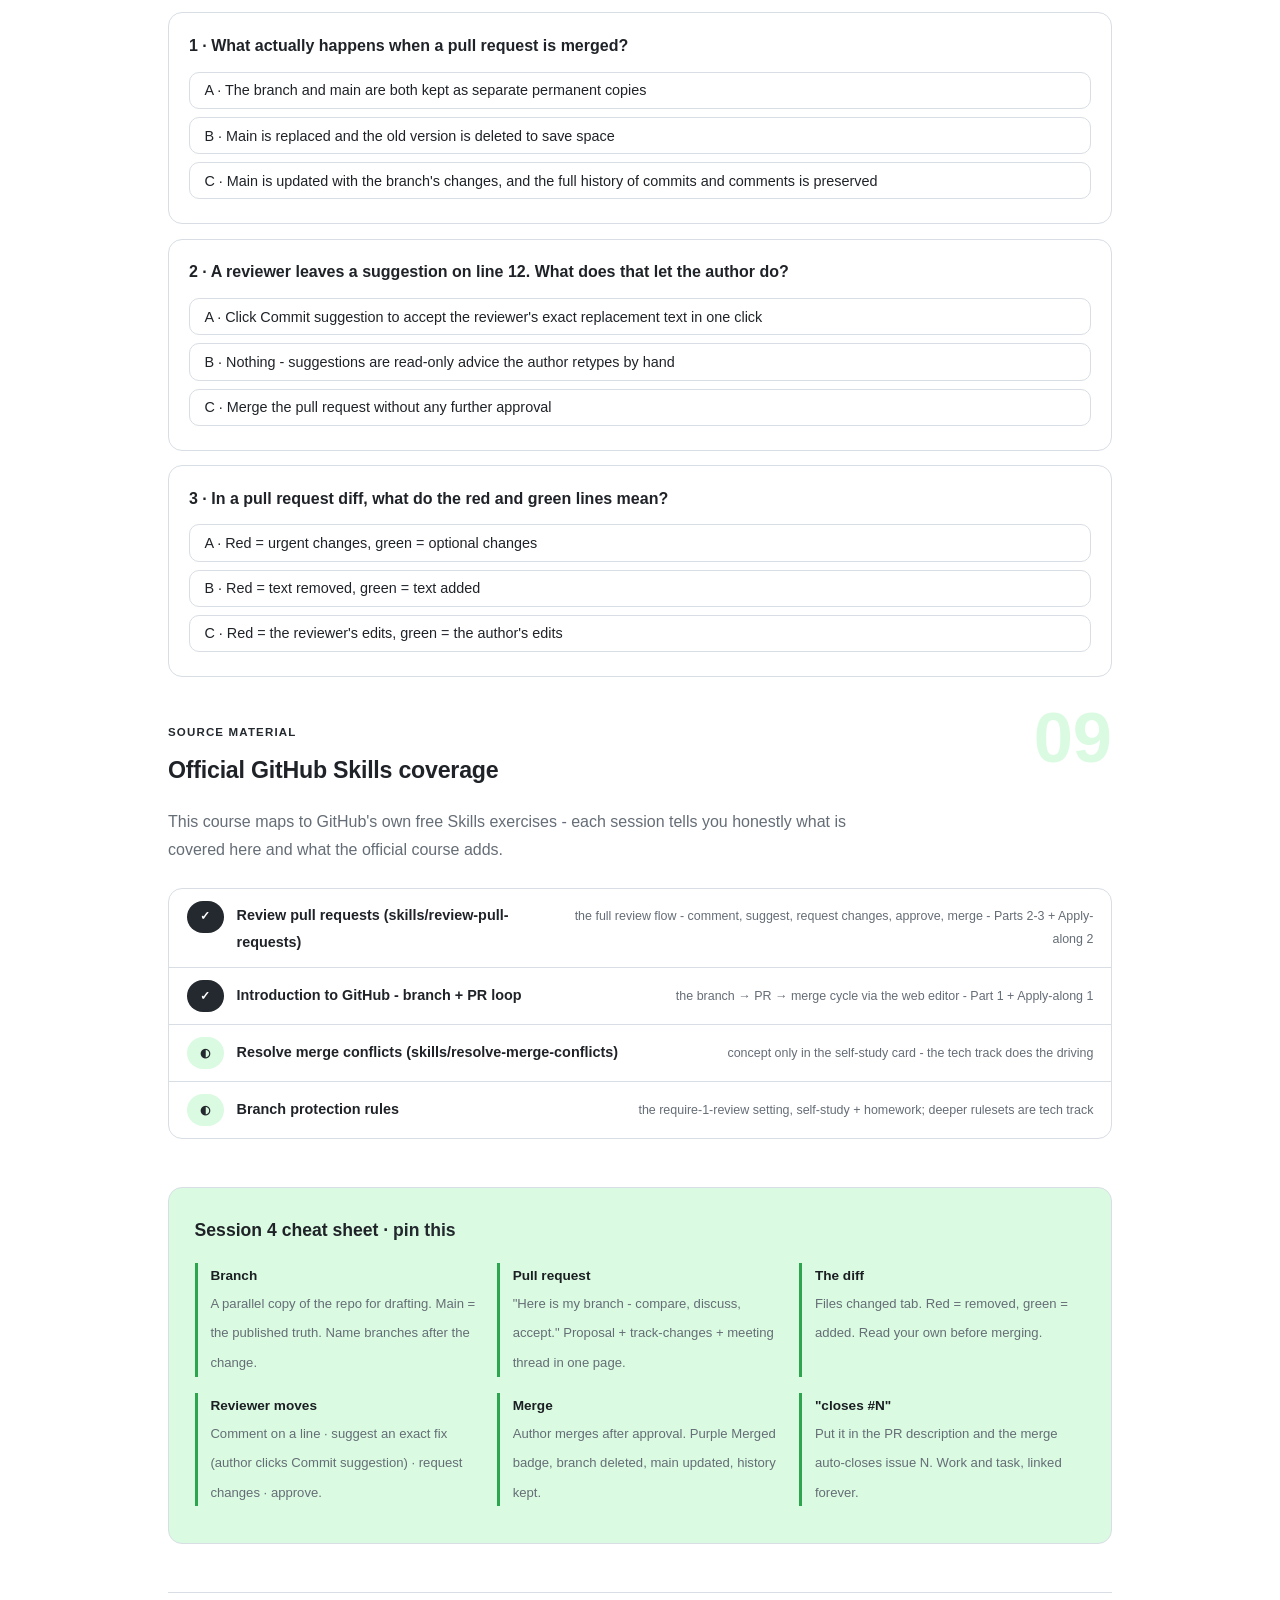
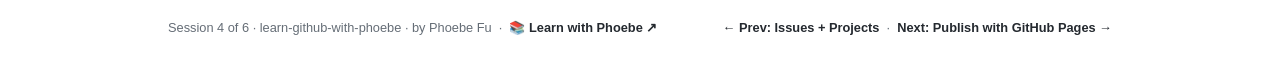
<file: courses/04-branches-and-prs.html>
<!DOCTYPE html>
<html lang="en">
<head>
<meta charset="UTF-8">
<meta name="viewport" content="width=device-width, initial-scale=1.0">
<!-- social:start -->
<meta name="description" content="Every team has lived the horror story: final.docx, final_v2.docx, final_v3_FINAL.docx, and nobody knows which one the boss approved. Sessions 1-3 gave you a repo, a README and a task board....">
<meta property="og:type" content="article">
<meta property="og:site_name" content="Learn with Phoebe">
<meta property="og:title" content="Branches + pull requests: the flow that kills final_v3_FINAL.docx - learn github with phoebe">
<meta property="og:description" content="Every team has lived the horror story: final.docx, final_v2.docx, final_v3_FINAL.docx, and nobody knows which one the boss approved. Sessions 1-3 gave you a repo, a README and a task board....">
<meta property="og:url" content="https://phoebefu6.github.io/learn-github-with-phoebe/courses/04-branches-and-prs.html">
<meta property="og:image" content="https://phoebefu6.github.io/learn-github-with-phoebe/assets/og-cover.png">
<meta property="og:image:width" content="1200">
<meta property="og:image:height" content="630">
<meta name="twitter:card" content="summary_large_image">
<meta name="twitter:title" content="Branches + pull requests: the flow that kills final_v3_FINAL.docx - learn github with phoebe">
<meta name="twitter:description" content="Every team has lived the horror story: final.docx, final_v2.docx, final_v3_FINAL.docx, and nobody knows which one the boss approved. Sessions 1-3 gave you a repo, a README and a task board....">
<meta name="twitter:image" content="https://phoebefu6.github.io/learn-github-with-phoebe/assets/og-cover.png">
<!-- social:end -->
<title>Session 4 · Branches + PRs without code - learn github with phoebe</title>
<link rel="stylesheet" href="../assets/style.css?v=39">
</head>
<body>

<div class="toolbar">
  <div class="wrap">
    <span class="crumb"><a href="../index.html">learn-github-with-phoebe</a> / Session 4 of 6</span>
    <button class="btn" id="toggle-all" type="button">Expand all</button>
    <button class="btn primary" id="zoom-toggle" type="button">Projector zoom: off</button>
  </div>
</div>

<header class="masthead">
  <div class="wrap">
    <div class="eyebrow">Learn GitHub with Phoebe · Session 4 of 6 · Non-tech track</div>
    <h1>Branches + pull requests: <span class="accent">the flow that kills final_v3_FINAL.docx</span></h1>
    <p class="sub">This is the heart of the course. Today you learn the collaboration move GitHub exports to the whole working world: draft in a safe copy, propose the change, discuss it line by line, accept it with one click - and keep the full story forever. Browser only, as always. By the end of the hour you will have done both sides of the flow: author and reviewer.</p>
    <div class="chip-row">
      <span class="chip level">🟡 Core</span>
      <span class="chip audience">Non-tech professionals</span>
      <span class="chip audience">Browser only</span>
      <span class="chip time">45 min live + self-study</span>
    </div>
    <div class="agenda">
      <span class="a1" style="flex:1">0-3 · Welcome</span>
      <span class="a2" style="flex:3">3-18 · Concepts</span>
      <span class="a3" style="flex:5">18-40 · Apply-along</span>
      <span class="a4" style="flex:1">40-45 · Q&amp;A</span>
    </div>
  </div>
</header>

<main class="wrap">

  <!-- ============ INTRO ============ -->
  <section class="section" id="intro">
    <div class="section-kicker">
      <span class="klabel">Part 0</span>
      <h2>Why this session is the whole point</h2>
    </div>
    <p class="lede">Every team has lived the horror story: final.docx, final_v2.docx, final_v3_FINAL.docx, and nobody knows which one the boss approved. Sessions 1-3 gave you a repo, a README and a task board. Today those become a real collaboration system: branches (safe copies), pull requests (proposals with a conversation), and reviews (comment, suggest, approve). One flow replaces the email attachment forever - and it works on your handbook exactly as it works on the world's biggest software.</p>
    <div class="legend">
      <span class="pill solid">Live - presented in session</span>
      <span class="pill light">Self-study - read after class</span>
      <span class="pill amber">★ Apply-along - in your browser, everyone does it</span>
      <span class="pill inkpill">Running artifact: your own handbook repo</span>
    </div>
    <div class="callout win">
      <strong>★ What you walk out with today</strong>
      The full branch → pull request → review → merge loop, done with your own hands on your own handbook - plus the reviewer superpowers (line comments and one-click suggestions) and the purple Merged badge to prove it. This is the single most valuable pattern GitHub will ever teach you.
    </div>
  </section>

  <!-- ============ PART 1: BRANCHES ============ -->
  <section class="section" id="branches">
    <div class="section-kicker">
      <span class="klabel">Part 1 · safe copies</span>
      <h2>Branches: safe copies <span class="tag concept">4 min live</span></h2>
    </div>
    <p class="lede">A branch is a parallel copy of the whole repo where you can work freely without touching the real thing. The real thing has a name: <strong>main</strong> - the published truth everyone reads. Your branch is your draft desk; nothing you do there changes main until the team accepts it.</p>

    <figure class="zoomable">
      <svg viewBox="0 0 880 250" xmlns="http://www.w3.org/2000/svg" role="img" aria-label="Railway diagram: the main line runs straight; a branch curves off, collects two commits, and curves back in at a purple merge point">
        <style>
          .rwT { font: 700 13.5px Inter, sans-serif; fill: #1F2328; }
          .rwW { font: 700 12px Inter, sans-serif; fill: #FFFFFF; }
          .rwX { font: 400 12.5px Inter, sans-serif; fill: #656D76; }
          .rwG { font: 700 13px Inter, sans-serif; fill: #2DA44E; }
          .rwP { font: 700 13px Inter, sans-serif; fill: #8250DF; }
        </style>
        <line x1="60" y1="160" x2="820" y2="160" stroke="#1B1F23" stroke-width="5" stroke-linecap="round"/>
        <path d="M 230 160 C 290 160 290 80 350 80 L 520 80 C 585 80 585 160 640 160" stroke="#2DA44E" stroke-width="5" fill="none" stroke-linecap="round"/>
        <circle cx="130" cy="160" r="8" fill="#1B1F23"/>
        <circle cx="230" cy="160" r="8" fill="#1B1F23"/>
        <circle cx="760" cy="160" r="8" fill="#1B1F23"/>
        <circle cx="390" cy="80" r="8" fill="#2DA44E"/>
        <circle cx="480" cy="80" r="8" fill="#2DA44E"/>
        <circle cx="640" cy="160" r="10" fill="#8250DF"/>
        <rect x="602" y="184" width="78" height="24" rx="12" fill="#8250DF"/>
        <text class="rwW" x="617" y="200">Merged</text>
        <text class="rwT" x="60" y="138">main = the published truth</text>
        <text class="rwG" x="335" y="50">your branch = your draft</text>
        <text class="rwX" x="335" y="118">clarify-expense-policy</text>
        <text class="rwX" x="335" y="135">each dot = a commit</text>
        <text class="rwP" x="695" y="200">merge = draft accepted</text>
        <text class="rwX" x="700" y="138">main updated, history kept</text>
        <text class="rwX" x="60" y="234">Main never wobbles while you draft. Readers keep seeing the published truth until the moment the merge lands.</text>
      </svg>
      <figcaption>🔍 Click to zoom - the classic railway diagram, in office terms</figcaption>
    </figure>

    <details class="card" open>
      <summary><span class="mode live">Live</span>You never have to create a branch on purpose<span class="mini">2 min</span><span class="caret">▶</span></summary>
      <div class="body">
        <p>Here is the friendly secret: the web editor offers the branch to you. Open a file, click the pencil ✏️, make your edit, press Commit changes - and if you should not be writing to main directly, GitHub shows a radio button: <strong>"Create a new branch for this commit and start a pull request."</strong> Pick it, and the safe copy plus the proposal appear together. No ceremony.</p>
        <ul>
          <li><strong>Name the branch after the change:</strong> clarify-expense-policy, fix-onboarding-typo, add-travel-section. Future readers (including future you) thank present you.</li>
          <li><strong>One branch, one topic.</strong> A branch that changes ten unrelated things is as unreviewable as an email titled "misc updates".</li>
          <li><strong>Branches are cheap and disposable.</strong> Make one for a two-word edit. After the merge it gets deleted and nothing of value is lost - the history moved into main.</li>
        </ul>
        <div class="callout tip">
          <strong>The office translation</strong>
          A branch is "let me take a copy home and mark it up" - except the copy can never drift out of date silently, and handing it back is a one-click, fully tracked event instead of an attachment.
        </div>
      </div>
    </details>
    <details class="card">
      <summary><span class="mode self">Self-study</span>Where branches live, and how they end<span class="mini">2 min read</span><span class="caret">▶</span></summary>
      <div class="body">
        <ul>
          <li><strong>Seeing them:</strong> the branch dropdown at the top-left of the Code tab (it usually says "main") lists every branch in the repo. Click one to browse the repo as that draft sees it - a whole parallel world, one click away.</li>
          <li><strong>Branches end one of two ways:</strong> merged (the purple badge - the draft became truth) or deleted unmerged (the proposal was declined, main untouched). Both endings are safe; neither loses history that reached main.</li>
          <li><strong>Stale branches</strong> - drafts someone opened and forgot - are the repo's junk drawer. Deleting a merged branch is always safe; ask before deleting an unmerged one, exactly as you would before binning a colleague's marked-up printout.</li>
        </ul>
      </div>
    </details>
  </section>

  <!-- ============ PART 2: PULL REQUESTS ============ -->
  <section class="section" id="pull-requests">
    <div class="section-kicker">
      <span class="klabel">Part 2 · proposals with a conversation</span>
      <h2>Pull requests: proposals with a conversation <span class="tag concept">6 min live</span></h2>
    </div>
    <p class="lede">A pull request (PR) says: <strong>"here is my branch - compare it to main, discuss, then accept."</strong> It is a proposal, a track-changes view, and a meeting thread fused into one page. Nothing changes on main while the PR is open; declining it harms nothing.</p>

    <figure class="zoomable">
      <svg viewBox="0 0 880 380" xmlns="http://www.w3.org/2000/svg" role="img" aria-label="Anatomy of a pull request page: title, diff with a red removed line and a green added line, conversation thread, reviewers box, green merge button and purple merged badge, with five numbered labels">
        <style>
          .paT { font: 700 15px Inter, sans-serif; fill: #1F2328; }
          .paB { font: 700 12px Inter, sans-serif; fill: #FFFFFF; }
          .paM { font: 600 12px "SF Mono", Menlo, monospace; fill: #FFFFFF; }
          .paC { font: 400 12px Inter, sans-serif; fill: #1F2328; }
          .paX { font: 400 12.5px Inter, sans-serif; fill: #656D76; }
          .paN { font: 700 12px Inter, sans-serif; fill: #FFFFFF; }
          .paK { font: 700 13px Inter, sans-serif; fill: #1F2328; }
        </style>
        <rect x="50" y="28" width="550" height="330" rx="14" fill="#F6F8FA" stroke="#AFB8C1"/>
        <text class="paT" x="75" y="62">Clarify expense policy  #12</text>
        <rect x="330" y="44" width="58" height="24" rx="12" fill="#2DA44E"/>
        <text class="paB" x="345" y="60">Open</text>
        <circle cx="580" cy="55" r="11" fill="#8250DF"/><text class="paN" x="576" y="60">1</text>
        <text class="paX" x="75" y="92">Files changed - the diff</text>
        <rect x="75" y="100" width="470" height="26" rx="4" fill="#B42318"/>
        <text class="paM" x="88" y="117">- reimburse within 60 days</text>
        <rect x="75" y="130" width="470" height="26" rx="4" fill="#2DA44E"/>
        <text class="paM" x="88" y="147">+ repay within 30 days</text>
        <circle cx="580" cy="128" r="11" fill="#8250DF"/><text class="paN" x="576" y="133">2</text>
        <text class="paX" x="75" y="184">Conversation</text>
        <rect x="75" y="192" width="400" height="26" rx="8" fill="#FFFFFF" stroke="#AFB8C1"/>
        <text class="paC" x="88" y="209">Maria: tiny suggestion on line 12</text>
        <rect x="75" y="224" width="400" height="26" rx="8" fill="#FFFFFF" stroke="#AFB8C1"/>
        <text class="paC" x="88" y="241">You: good catch - committed!</text>
        <circle cx="580" cy="215" r="11" fill="#8250DF"/><text class="paN" x="576" y="220">3</text>
        <rect x="75" y="278" width="215" height="52" rx="8" fill="#1B1F23"/>
        <text class="paB" x="90" y="299">Reviewers</text>
        <text class="paM" x="90" y="318">Maria  ✓ approved</text>
        <rect x="310" y="288" width="168" height="32" rx="8" fill="#2DA44E"/>
        <text class="paB" x="325" y="309">Merge pull request</text>
        <rect x="492" y="288" width="70" height="32" rx="8" fill="#8250DF"/>
        <text class="paB" x="504" y="309">Merged</text>
        <circle cx="580" cy="304" r="11" fill="#8250DF"/><text class="paN" x="576" y="309">5</text>
        <circle cx="182" cy="260" r="11" fill="#8250DF"/><text class="paN" x="178" y="265">4</text>
        <text class="paK" x="630" y="62">1 · Title says the intent</text>
        <text class="paK" x="630" y="120">2 · The diff:</text>
        <text class="paX" x="630" y="138">red = removed, green = added</text>
        <text class="paK" x="630" y="208">3 · Conversation stays</text>
        <text class="paX" x="630" y="226">attached forever</text>
        <text class="paK" x="630" y="278">4 · Reviewers approve</text>
        <text class="paK" x="630" y="316">5 · Merge, then the</text>
        <text class="paX" x="630" y="334">purple badge for keeps</text>
      </svg>
      <figcaption>🔍 Click to zoom - the five zones of every pull request page</figcaption>
    </figure>

    <details class="card">
      <summary><span class="mode live">Live</span>The diff is the world's best track-changes<span class="mini">3 min</span><span class="caret">▶</span></summary>
      <div class="body">
        <ul>
          <li><strong>Red lines = removed, green lines = added.</strong> A changed sentence shows as one red line (the old) plus one green line (the new). Reviewers see exactly what would change - never a wall of maybe-different text.</li>
          <li><strong>The Conversation tab</strong> collects every comment, decision and "why we did this" - attached to the change forever. Six months later, the reasoning is one click away instead of buried in someone's inbox.</li>
          <li><strong>Draft PRs</strong> say "not ready yet - look, but do not review formally". Perfect for work in progress you want visible early.</li>
          <li><strong>Closing without merging = proposal declined.</strong> Main never changed, the branch can be deleted, and the discussion stays on record. Saying no is safe, cheap and polite here.</li>
        </ul>
        <div class="callout example">
          <span class="ex-pill">Real world</span>
          <p><strong>GitLab's public handbook</strong> is the famous proof: thousands of employees, and every policy change - salary formulas, parental leave, meeting norms - lands as a pull request reviewed in the open. HR people and lawyers open PRs daily; almost none of them code. And closer to home: the pages of this very course ship via pull requests, one session per proposal.</p>
        </div>
      </div>
    </details>
  </section>

  <!-- ============ PART 3: REVIEWS ============ -->
  <section class="section" id="reviews">
    <div class="section-kicker">
      <span class="klabel">Part 3 · comment, suggest, approve</span>
      <h2>Reviews: comment, suggest, approve <span class="tag concept">5 min live</span></h2>
    </div>
    <p class="lede">A reviewer opens Files changed, reads the red and green, and has four moves: comment on any line, <strong>suggest an exact replacement</strong>, request changes, or approve. The suggestion is the showstopper - the author accepts the reviewer's exact fix with one click.</p>

    <details class="card">
      <summary><span class="mode live">Live</span>The four reviewer moves, and who presses merge<span class="mini">3 min</span><span class="caret">▶</span></summary>
      <div class="body">
        <ul>
          <li><strong>Comment:</strong> attach a note to one specific line. No more "in the third paragraph on page 2, I think...". The line itself carries the discussion.</li>
          <li><strong>Suggest:</strong> the ± icon in the comment box lets you type the exact replacement text. The author sees your version rendered as its own mini diff and clicks <strong>Commit suggestion</strong> - your fix lands, attributed to both of you, no retyping. This one button converts vague feedback into finished work.</li>
          <li><strong>Request changes:</strong> the formal "not yet" - the PR shows a visible block until concerns are resolved.</li>
          <li><strong>Approve:</strong> the formal thumbs-up. Convention: <strong>the author merges</strong> after approval - reviewers advise, the proposer ships.</li>
        </ul>
        <p>Then the merge: one green button, the badge flips to purple <strong>Merged</strong>, the branch gets deleted, main is updated, and every commit and comment is preserved in the history. The draft became the published truth, with a paper trail.</p>
        <div class="callout tip">
          <strong>The habit that transfers</strong>
          Line-level suggestions are the skill colleagues will notice first. "Here is the exact sentence I would use instead" beats "this section feels off" in every medium - GitHub just made it a button.
        </div>
      </div>
    </details>

    <details class="card">
      <summary><span class="mode self">Self-study</span>Merge conflicts + branch protection, in one screen<span class="mini">3 min read</span><span class="caret">▶</span></summary>
      <div class="body">
        <p><strong>Merge conflicts, one paragraph:</strong> if two people edit the same line of the same file on different branches, GitHub cannot guess which version wins - so it shows both, marked clearly, and asks a human to pick. The web UI has a built-in editor that handles simple cases in a minute (choose one version, or blend them, then confirm). Genuinely gnarly conflicts are tech-track territory; your defense in a docs repo is simply small PRs merged promptly, which makes collisions rare.</p>
        <p><strong>Branch protection:</strong> Settings → Branches → add a rule on main requiring <strong>1 approving review</strong> before merge. That single setting turns review from a favor into a rule - nobody, including the repo owner on a rushed Friday, can push straight to the published truth. It is this week's homework for a reason.</p>
      </div>
    </details>
  </section>

  <!-- ============ DEMO 1 ============ -->
  <section class="section" id="demo-1">
    <div class="section-kicker">
      <span class="klabel">Apply-along 1 of 3</span>
      <h2>The full loop, solo <span class="tag demo">★ 8 min · everyone merges</span></h2>
    </div>
    <p class="lede">The whole superpower in 8 minutes: one edit travels branch → PR → diff → merge, and you press every button yourself.</p>
    <div class="steps">
      <div class="step"><p>Open your handbook repo's README and click the pencil ✏️. Change one sentence - improve a wording, fix a phrase, anything real.</p></div>
      <div class="step"><p>Press Commit changes, and this time choose <strong>"Create a new branch for this commit and start a pull request."</strong> Name the branch after the change (improve-readme-intro), then Propose changes.</p></div>
      <div class="step"><p>On the Open a pull request screen, write a one-line description of why, and click Create pull request. You now have a live proposal.</p></div>
      <div class="step"><p>Click <strong>Files changed</strong> and read your diff: the old sentence in red, yours in green. This is what a reviewer would see.</p></div>
      <div class="step"><p>Back on Conversation, press <strong>Merge pull request</strong> → Confirm merge → Delete branch. Watch the badge turn purple <strong>Merged</strong>. Check the README on main: your sentence is the published truth, and the PR page is its permanent receipt.</p></div>
    </div>
  </section>

  <!-- ============ DEMO 2 ============ -->
  <section class="section" id="demo-2">
    <div class="section-kicker">
      <span class="klabel">Apply-along 2 of 3</span>
      <h2>Pair review: both sides of the flow <span class="tag demo">★ 8 min · in pairs</span></h2>
    </div>
    <p class="lede">Author and reviewer are two different feelings - have both today. Pair up with a neighbor (solo attendees: use the presenter's demo repo, invitation link in the room chat).</p>
    <div class="steps">
      <div class="step"><p><strong>Partner A</strong> opens a PR on their handbook changing one line (same moves as Apply-along 1), and adds Partner B as a collaborator if needed (Settings → Collaborators).</p></div>
      <div class="step"><p><strong>Partner B</strong> opens the PR → <strong>Files changed</strong>, hovers a line, clicks the blue +, and leaves one comment ("love this because...").</p></div>
      <div class="step"><p>Still B: on another line (or the same one), click the ± <strong>suggestion</strong> icon and type an exact replacement wording. Submit the review.</p></div>
      <div class="step"><p><strong>Partner A</strong> opens the suggestion and clicks <strong>Commit suggestion</strong>. One click - B's exact fix just landed on A's branch, no retyping. Feel that.</p></div>
      <div class="step"><p><strong>B approves</strong> (Review changes → Approve). <strong>A merges.</strong> Purple badge. Everyone in the room has now been both author and reviewer - the complete collaboration loop.</p></div>
    </div>
    <div class="callout tip">
      <strong>The debrief</strong>
      Notice the suggestion moment: feedback became finished work with one click, fully attributed to both people. That is the button that makes GitHub review kinder AND faster than comments in the margin.
    </div>
  </section>

  <!-- ============ DEMO 3 ============ -->
  <section class="section" id="demo-3">
    <div class="section-kicker">
      <span class="klabel">Apply-along 3 of 3</span>
      <h2>Which step of the journey is this? <span class="tag demo">★ 6 min · everyone sorts</span></h2>
    </div>
    <p class="lede">Six moments from a handbook change. Place each one on the branch → commit → PR → review → merge journey.</p>
    <div class="widget" data-widget="sorter" data-config='{
  "title": "★ Which step of the journey is this?",
  "intro": "Place each moment in the PR journey.",
  "categories": ["Branch", "Commit", "Pull request", "Review", "Merge"],
  "items": [
    {"t": "Make a safe copy of the handbook so your draft cannot break the published truth.", "c": 0, "why": "that is the branch - your parallel workspace"},
    {"t": "Save your edit with the note: clarify expense policy.", "c": 1, "why": "a commit - the save with your name and reason attached"},
    {"t": "Tell the team: here is my change, compare it to main and discuss.", "c": 2, "why": "opening the pull request starts the conversation"},
    {"t": "Suggest replacing the word reimburse with repay on line 12.", "c": 3, "why": "a line suggestion inside a review - the author can accept it in one click"},
    {"t": "Accept the proposal; the purple badge appears and main is updated.", "c": 4, "why": "the merge - draft becomes published truth, history kept"},
    {"t": "Fix the typo the reviewer caught - it joins the same open proposal automatically.", "c": 1, "why": "new commits on the branch flow into the open PR - no need to start over"}
  ]}'></div>
    <div class="callout tip">
      <strong>The debrief</strong>
      The sneaky one is the typo fix: it is a commit, not a new pull request. New saves on the branch flow into the open proposal automatically - you never start over because a reviewer caught something. That is the flow forgiving you by design.
    </div>
  </section>

  <!-- ============ HOMEWORK ============ -->
  <section class="section" id="exercise">
    <div class="section-kicker">
      <span class="klabel">After the session</span>
      <h2>This week <span class="tag exercise">◐ 25 min total</span></h2>
    </div>
    <ul>
      <li><strong>Every handbook change goes through a branch + PR this week - even solo.</strong> Reading your own red/green diff before merging catches your own mistakes; it is track-changes for an audience of one, and it builds the reflex.</li>
      <li><strong>Turn on branch protection:</strong> Settings → Branches → add a rule on main requiring 1 approving review. Review just became a rule, not a favor.</li>
      <li><strong>Close an issue by merging a PR.</strong> Pick one open issue from Session 3's board, make the change on a branch, and put <strong>"closes #3"</strong> (your issue's number) in the PR description. When the PR merges, GitHub closes the issue automatically - work and task, linked forever.</li>
    </ul>
  </section>

  <!-- ============ QUIZ ============ -->
  <section class="section" id="quiz">
    <div class="section-kicker">
      <span class="klabel">Check yourself</span>
      <h2>Three questions before you go 🎯 <span class="tag exercise">◐ 90 seconds</span></h2>
    </div>
    <div class="quiz-q" data-answer="2">
      <p class="qtext">1 · What actually happens when a pull request is merged?</p>
      <button class="qopt" type="button">A · The branch and main are both kept as separate permanent copies</button>
      <button class="qopt" type="button">B · Main is replaced and the old version is deleted to save space</button>
      <button class="qopt" type="button">C · Main is updated with the branch's changes, and the full history of commits and comments is preserved</button>
      <p class="qwhy">Merge = draft accepted into the published truth, with the paper trail kept forever. Nothing is lost; the branch itself can be safely deleted because its story moved into main.</p>
    </div>
    <div class="quiz-q" data-answer="0">
      <p class="qtext">2 · A reviewer leaves a suggestion on line 12. What does that let the author do?</p>
      <button class="qopt" type="button">A · Click Commit suggestion to accept the reviewer's exact replacement text in one click</button>
      <button class="qopt" type="button">B · Nothing - suggestions are read-only advice the author retypes by hand</button>
      <button class="qopt" type="button">C · Merge the pull request without any further approval</button>
      <p class="qwhy">The suggestion carries the exact fix; Commit suggestion lands it on the branch instantly, credited to both people. Feedback becomes finished work with one click.</p>
    </div>
    <div class="quiz-q" data-answer="1">
      <p class="qtext">3 · In a pull request diff, what do the red and green lines mean?</p>
      <button class="qopt" type="button">A · Red = urgent changes, green = optional changes</button>
      <button class="qopt" type="button">B · Red = text removed, green = text added</button>
      <button class="qopt" type="button">C · Red = the reviewer's edits, green = the author's edits</button>
      <p class="qwhy">A changed sentence shows as its old self in red plus its new self in green - the world's best track-changes, and the thing reviewers actually read.</p>
    </div>
    <p class="quiz-score"></p>
  </section>

  <!-- ============ SOURCES ============ -->
  <section class="section" id="official">
    <div class="section-kicker">
      <span class="klabel">Source material</span>
      <h2>Official GitHub Skills coverage</h2>
    </div>
    <p class="lede">This course maps to GitHub's own free Skills exercises - each session tells you honestly what is covered here and what the official course adds.</p>
    <div class="covered">
      <div class="covered-row"><span class="status pill solid">✓</span><span class="name">Review pull requests (skills/review-pull-requests)</span><span class="note">the full review flow - comment, suggest, request changes, approve, merge - Parts 2-3 + Apply-along 2</span></div>
      <div class="covered-row"><span class="status pill solid">✓</span><span class="name">Introduction to GitHub - branch + PR loop</span><span class="note">the branch → PR → merge cycle via the web editor - Part 1 + Apply-along 1</span></div>
      <div class="covered-row"><span class="status pill light">◐</span><span class="name">Resolve merge conflicts (skills/resolve-merge-conflicts)</span><span class="note">concept only in the self-study card - the tech track does the driving</span></div>
      <div class="covered-row"><span class="status pill light">◐</span><span class="name">Branch protection rules</span><span class="note">the require-1-review setting, self-study + homework; deeper rulesets are tech track</span></div>
    </div>
  </section>

  <!-- ============ CHEAT SHEET ============ -->
  <section class="cheat" id="cheatsheet">
    <h3>Session 4 cheat sheet <span>· pin this</span></h3>
    <div class="grid-2">
      <div class="cheat-item"><b>Branch</b><span>A parallel copy of the repo for drafting. Main = the published truth. Name branches after the change.</span></div>
      <div class="cheat-item"><b>Pull request</b><span>"Here is my branch - compare, discuss, accept." Proposal + track-changes + meeting thread in one page.</span></div>
      <div class="cheat-item"><b>The diff</b><span>Files changed tab. Red = removed, green = added. Read your own before merging.</span></div>
      <div class="cheat-item"><b>Reviewer moves</b><span>Comment on a line · suggest an exact fix (author clicks Commit suggestion) · request changes · approve.</span></div>
      <div class="cheat-item"><b>Merge</b><span>Author merges after approval. Purple Merged badge, branch deleted, main updated, history kept.</span></div>
      <div class="cheat-item"><b>"closes #N"</b><span>Put it in the PR description and the merge auto-closes issue N. Work and task, linked forever.</span></div>
    </div>
  </section>

  <footer class="pagefoot">
    <span>Session 4 of 6 · learn-github-with-phoebe · by Phoebe Fu &nbsp;·&nbsp; 📚 <a href="https://phoebefu6.github.io/learn-with-phoebe/">Learn with Phoebe ↗</a></span>
    <span><a href="03-issues-and-projects.html">← Prev: Issues + Projects</a> &nbsp;·&nbsp; <a href="05-publish-with-pages.html">Next: Publish with GitHub Pages →</a></span>
  </footer>

</main>

<script src="../assets/app.js?v=37"></script>
<script src="../assets/widgets.js?v=17"></script>
</body>
</html>
</file>
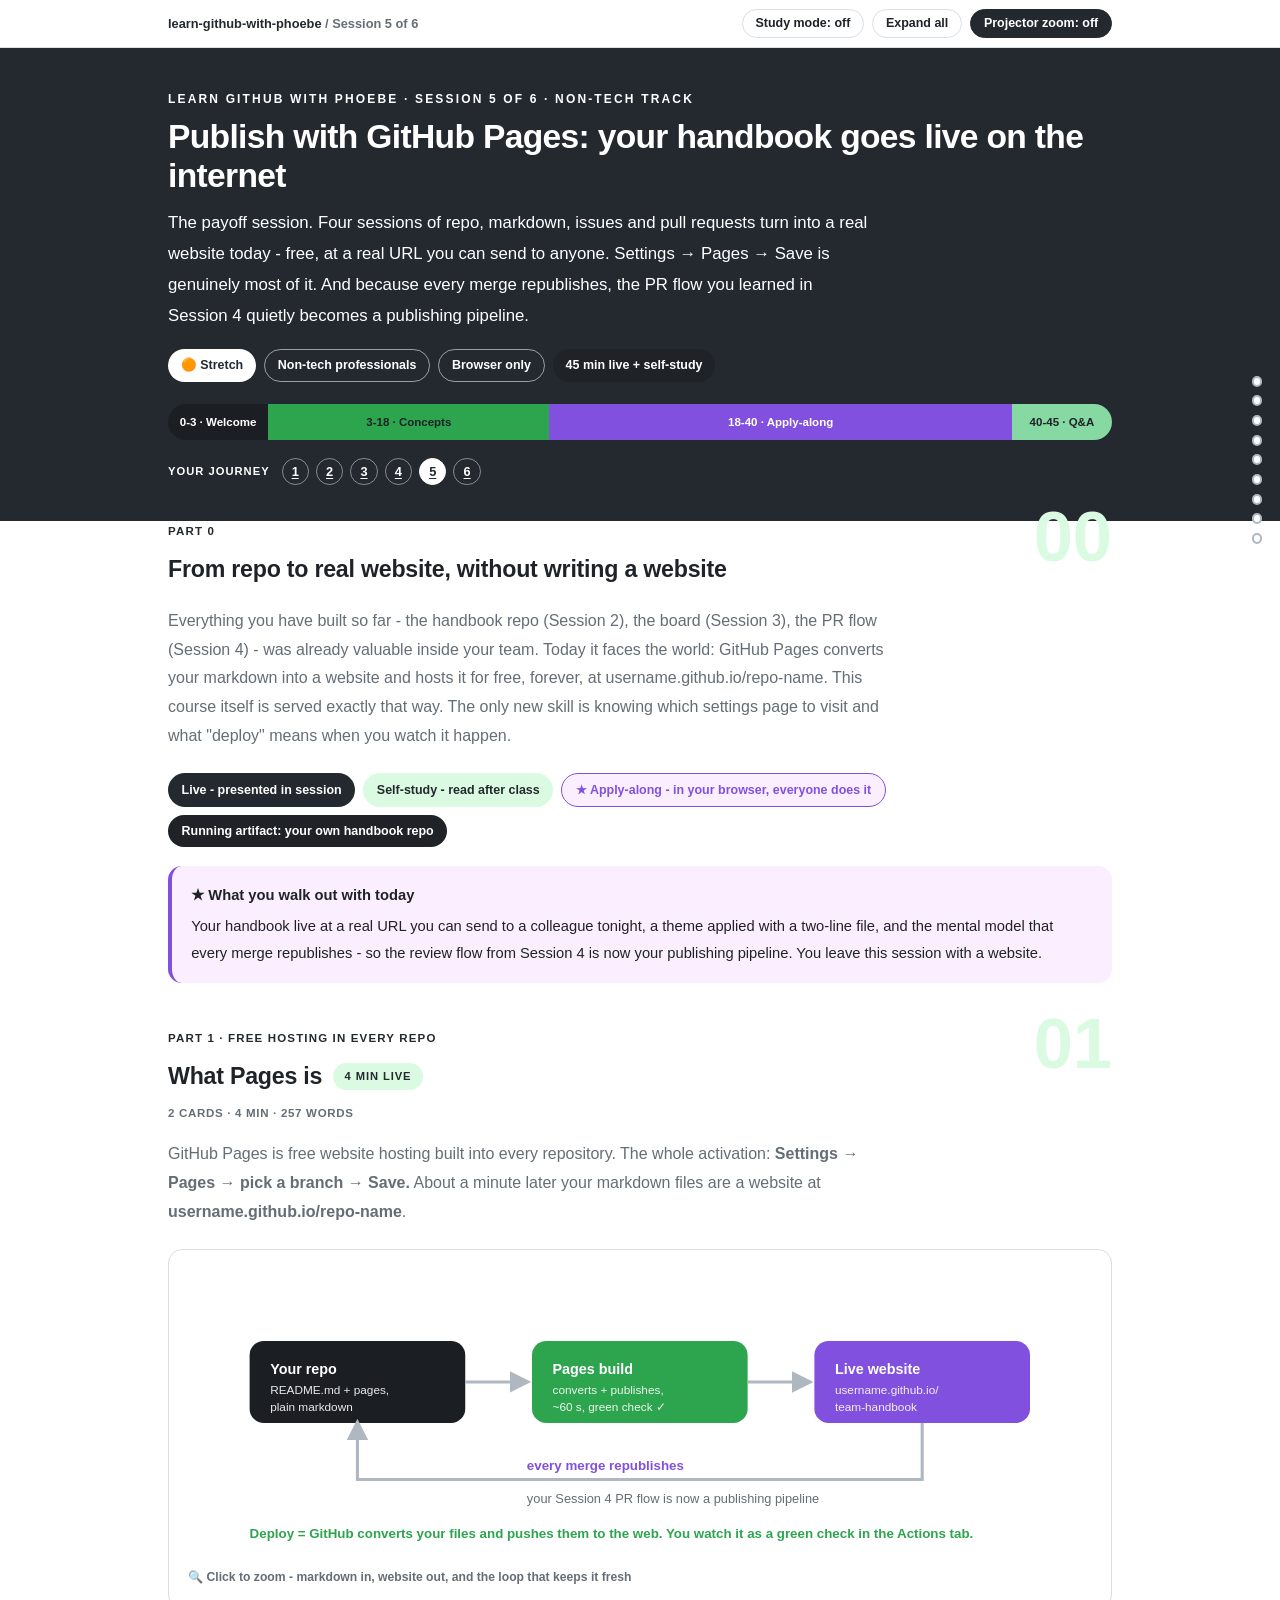
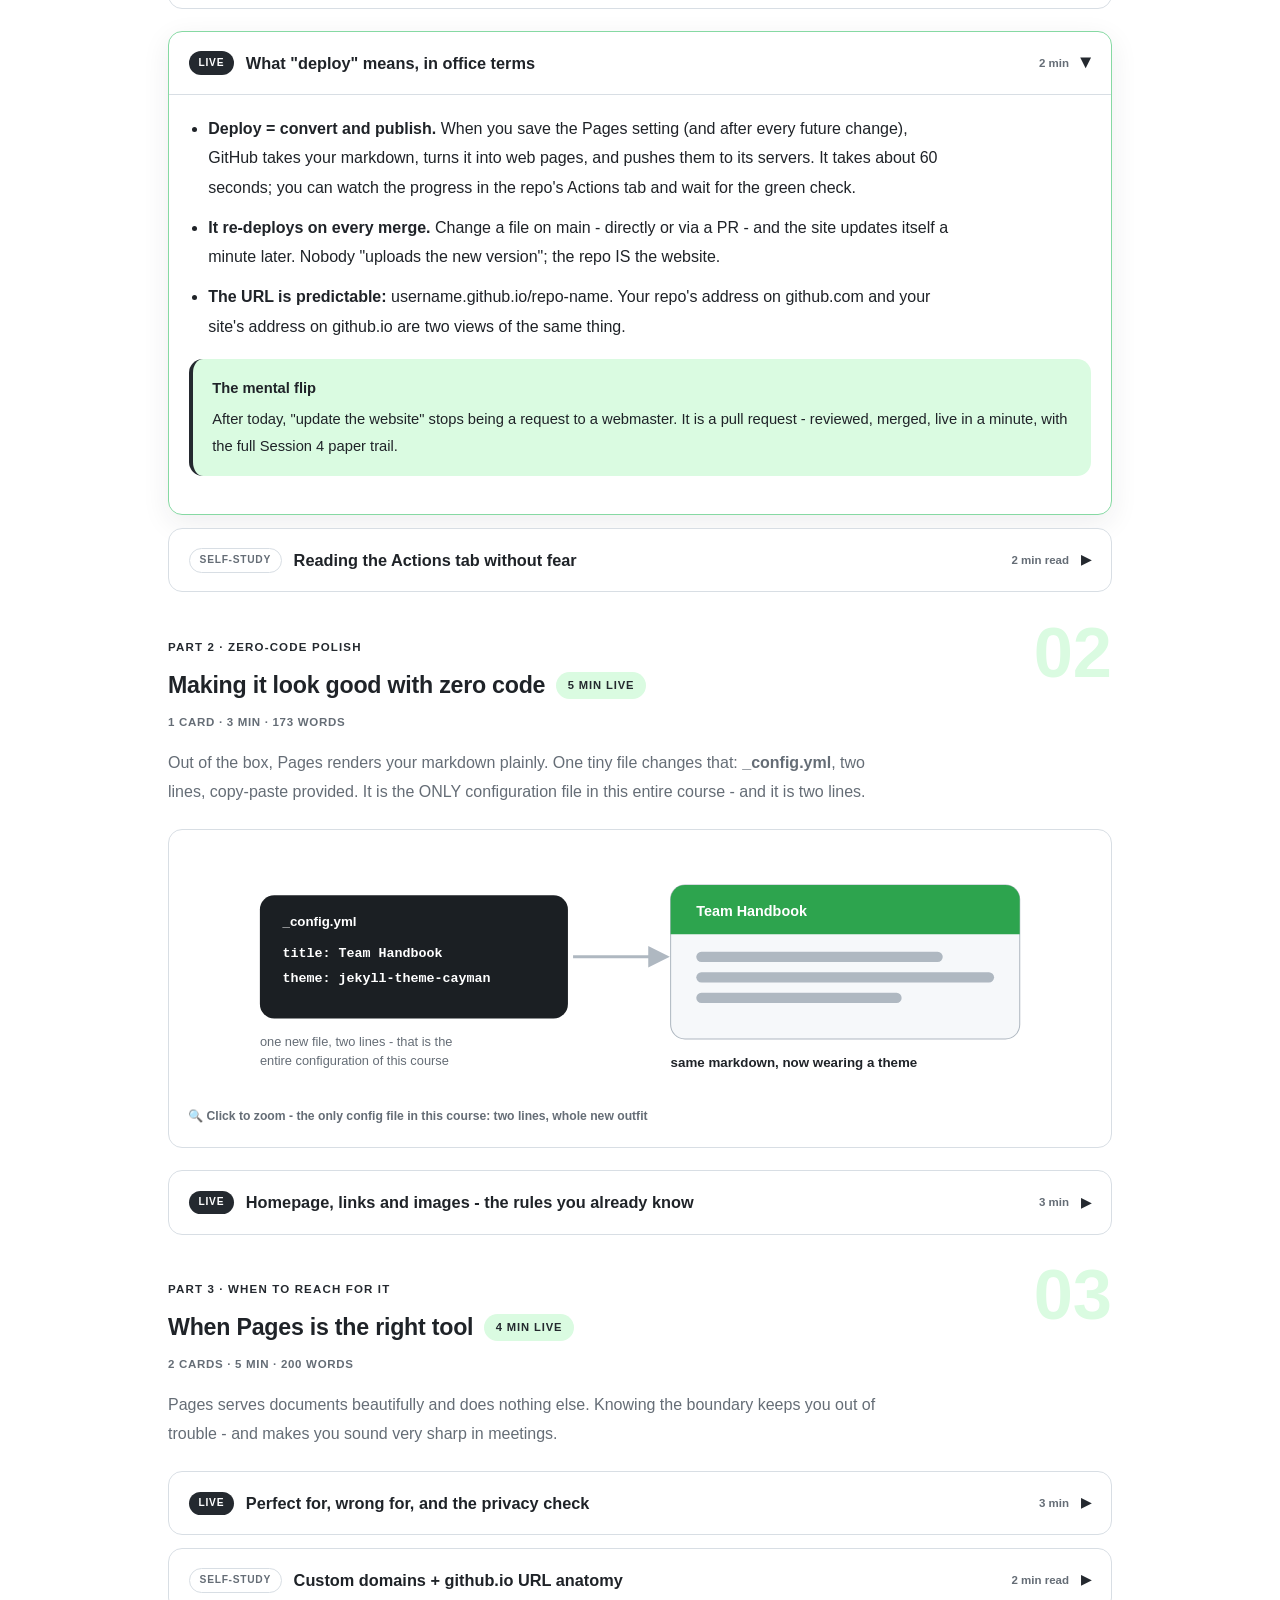
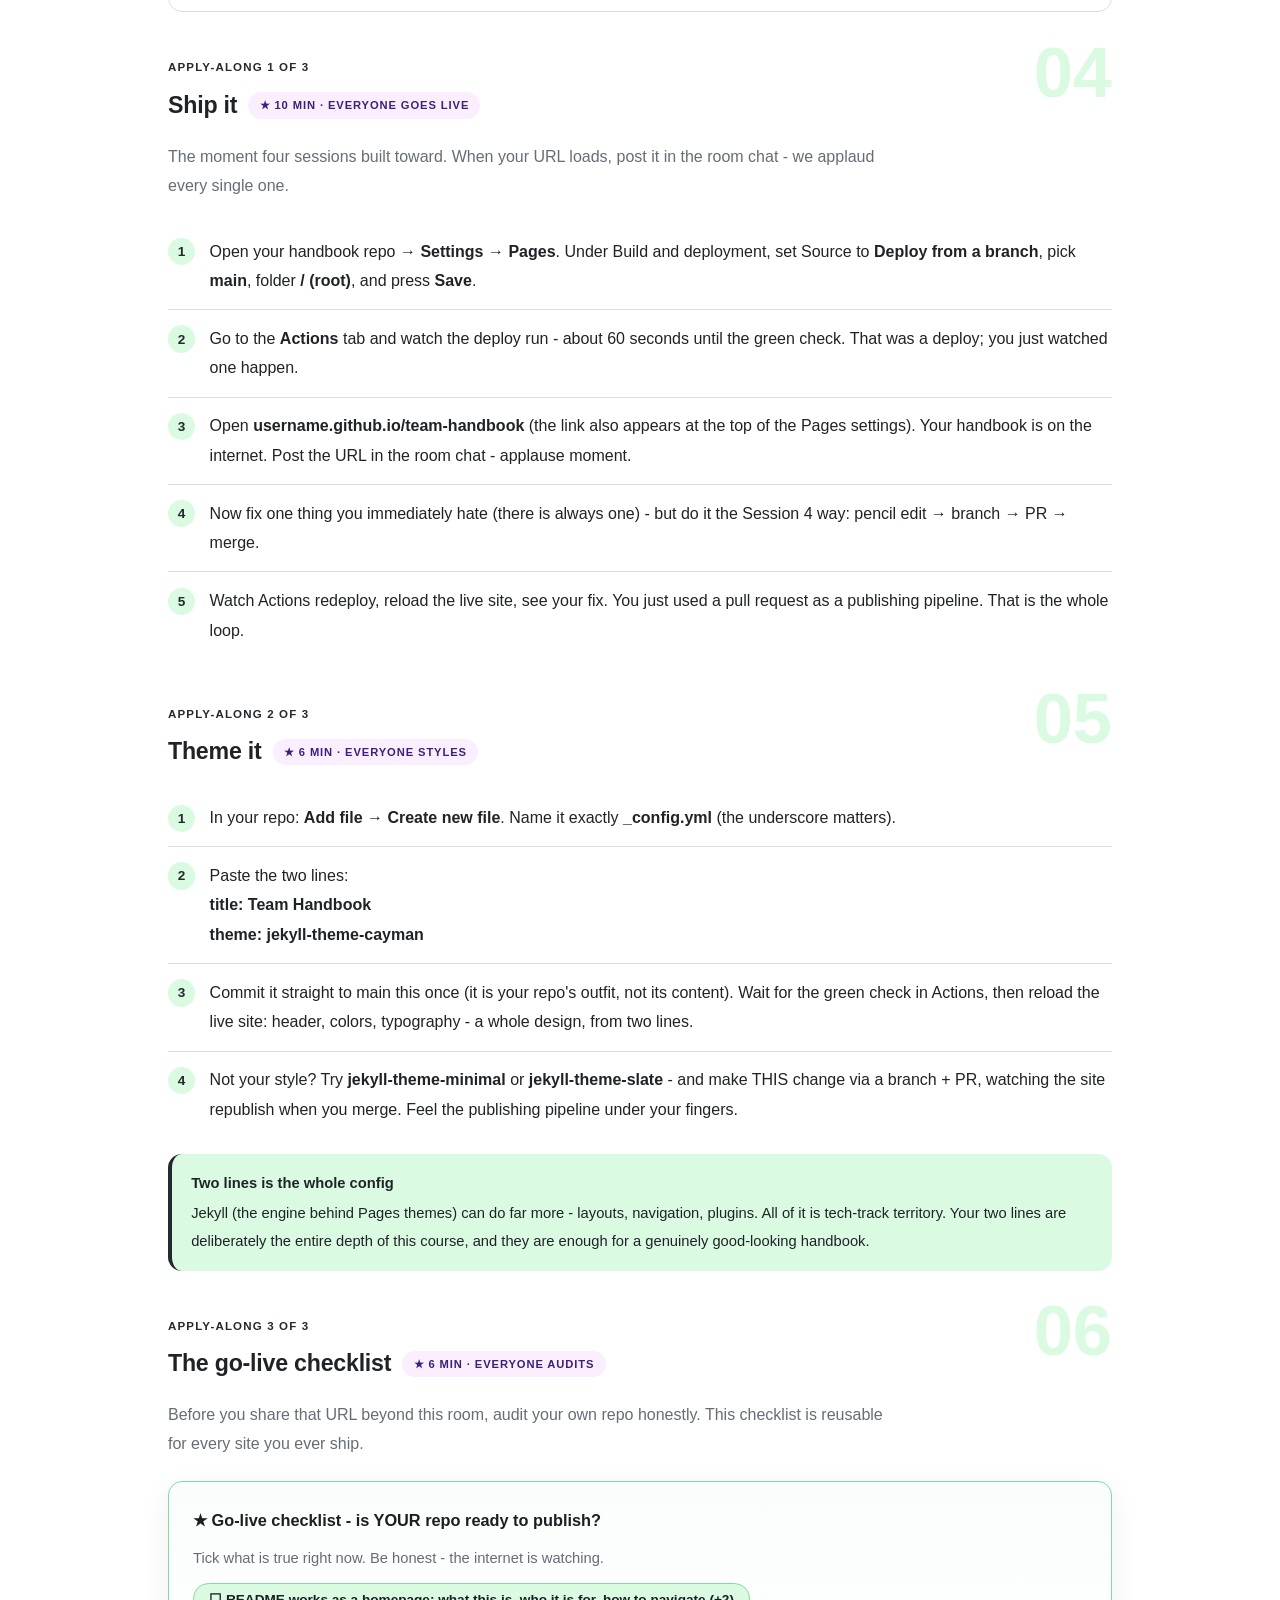
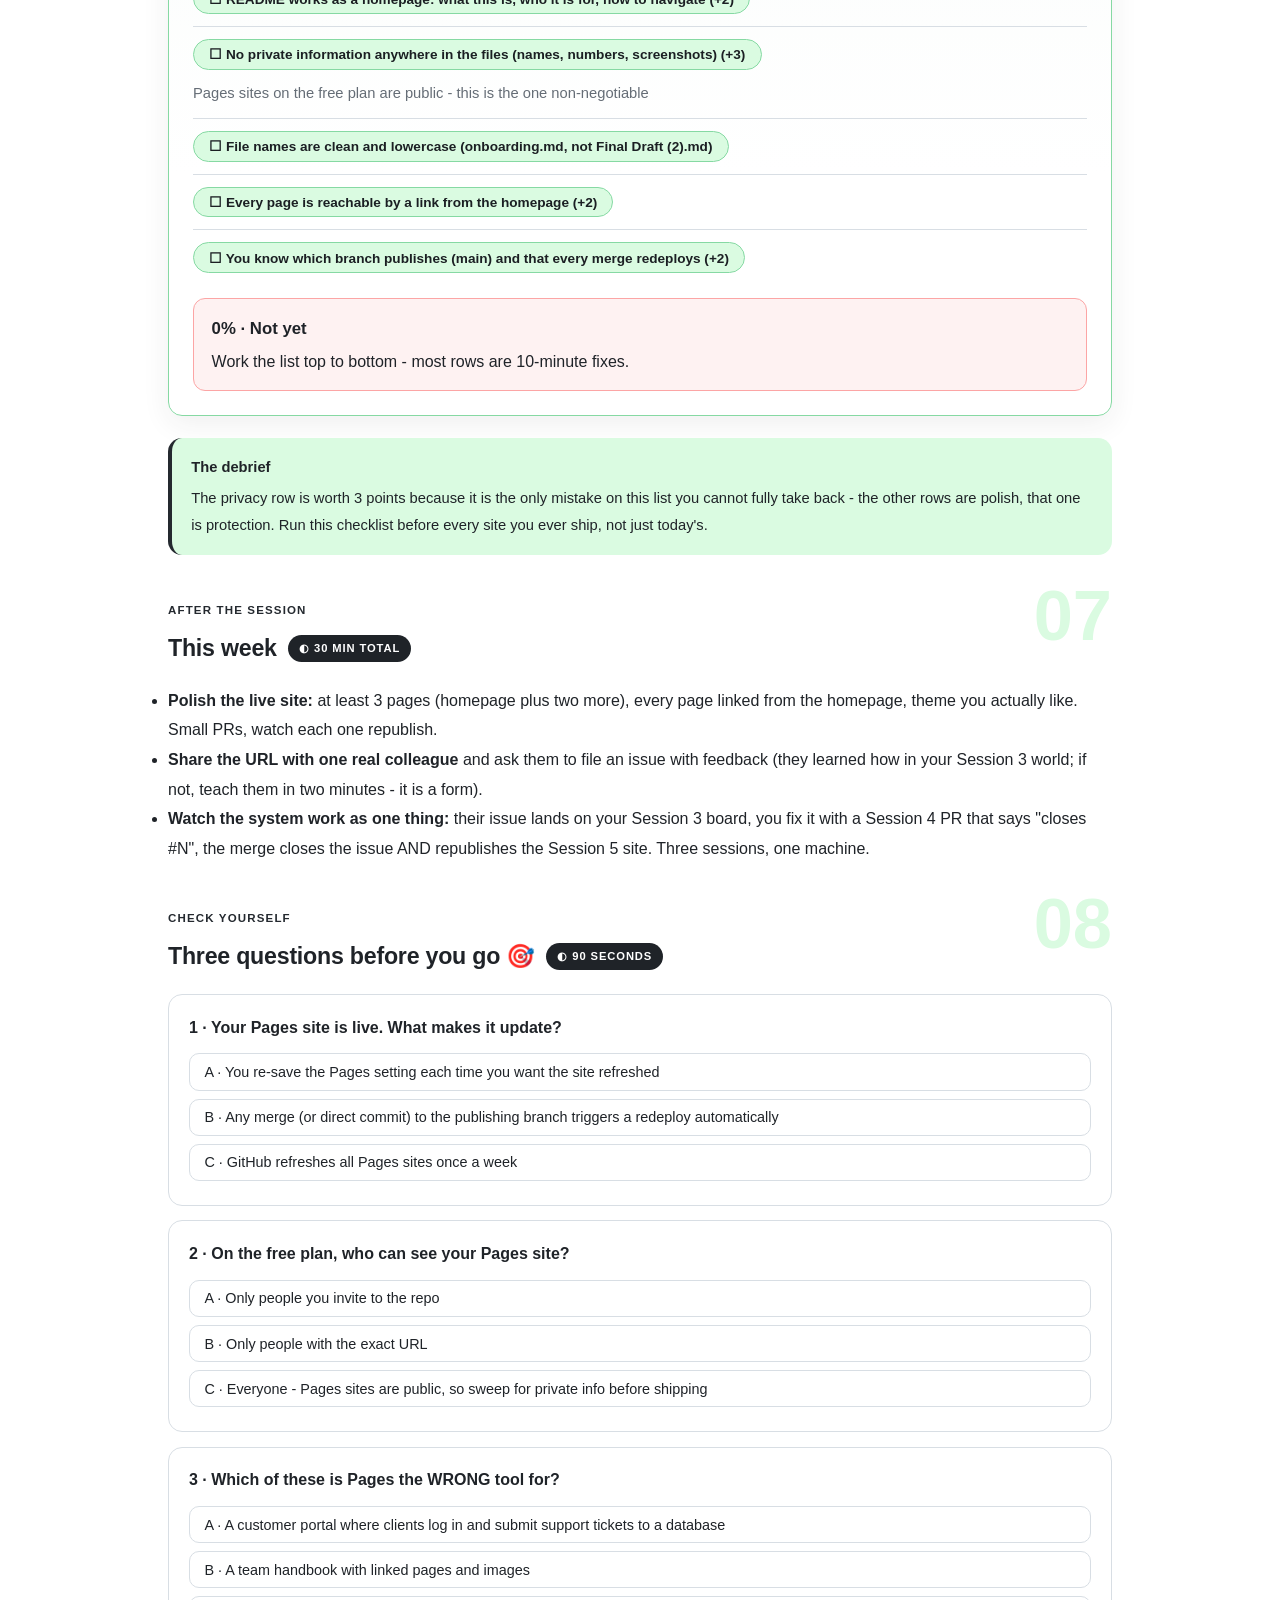
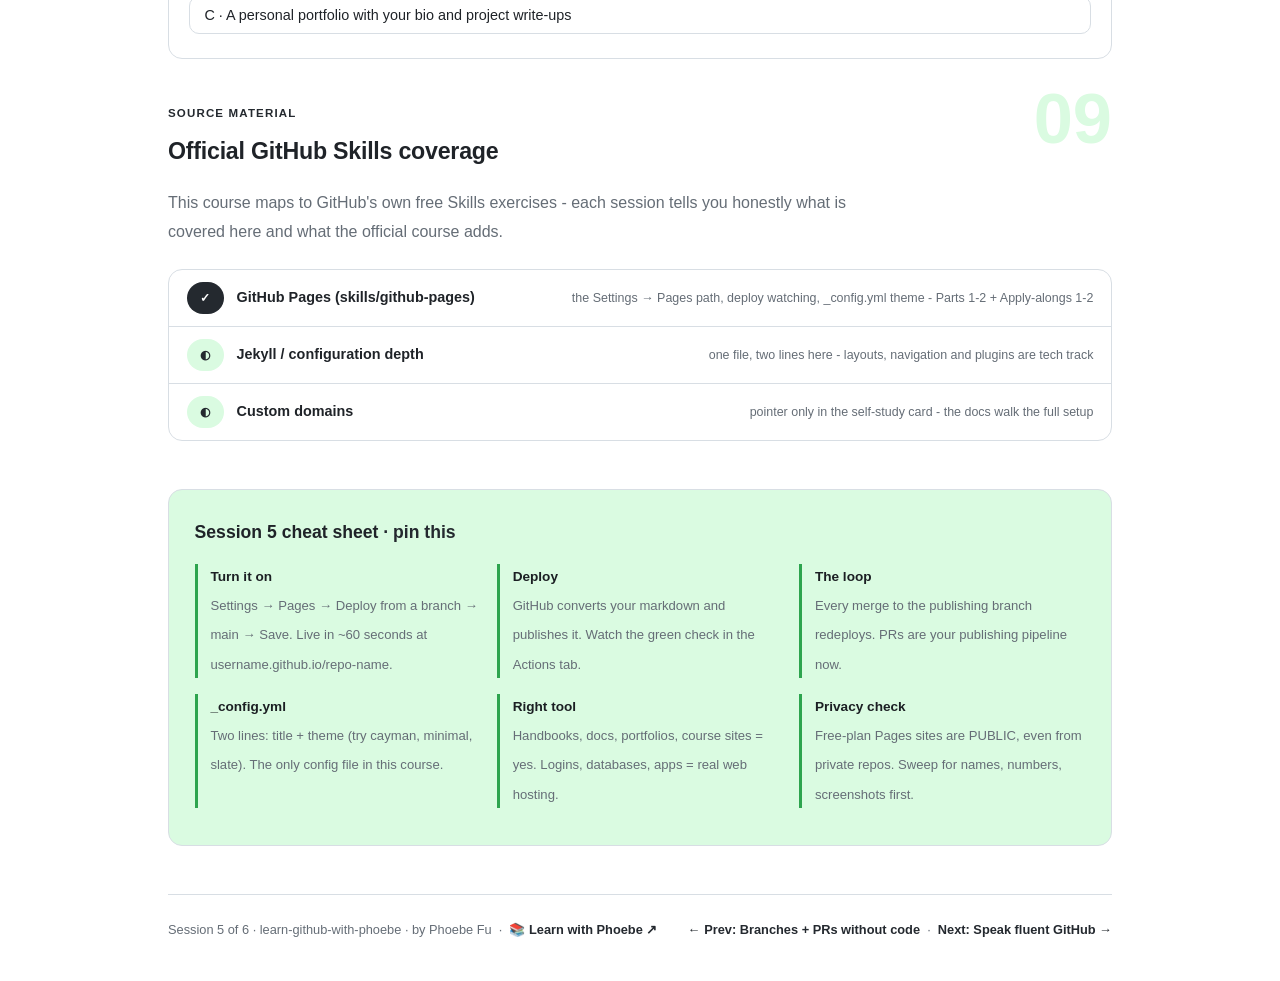
<file: courses/05-publish-with-pages.html>
<!DOCTYPE html>
<html lang="en">
<head>
<meta charset="UTF-8">
<meta name="viewport" content="width=device-width, initial-scale=1.0">
<!-- social:start -->
<meta name="description" content="Everything you have built so far - the handbook repo (Session 2), the board (Session 3), the PR flow (Session 4) - was already valuable inside your team. Today it faces the world: GitHub...">
<meta property="og:type" content="article">
<meta property="og:site_name" content="Learn with Phoebe">
<meta property="og:title" content="Publish with GitHub Pages: your handbook goes live on the internet - learn github with phoebe">
<meta property="og:description" content="Everything you have built so far - the handbook repo (Session 2), the board (Session 3), the PR flow (Session 4) - was already valuable inside your team. Today it faces the world: GitHub...">
<meta property="og:url" content="https://phoebefu6.github.io/learn-github-with-phoebe/courses/05-publish-with-pages.html">
<meta property="og:image" content="https://phoebefu6.github.io/learn-github-with-phoebe/assets/og-cover.png">
<meta property="og:image:width" content="1200">
<meta property="og:image:height" content="630">
<meta name="twitter:card" content="summary_large_image">
<meta name="twitter:title" content="Publish with GitHub Pages: your handbook goes live on the internet - learn github with phoebe">
<meta name="twitter:description" content="Everything you have built so far - the handbook repo (Session 2), the board (Session 3), the PR flow (Session 4) - was already valuable inside your team. Today it faces the world: GitHub...">
<meta name="twitter:image" content="https://phoebefu6.github.io/learn-github-with-phoebe/assets/og-cover.png">
<!-- social:end -->
<title>Session 5 · Publish with GitHub Pages - learn github with phoebe</title>
<link rel="stylesheet" href="../assets/style.css?v=39">
</head>
<body>

<div class="toolbar">
  <div class="wrap">
    <span class="crumb"><a href="../index.html">learn-github-with-phoebe</a> / Session 5 of 6</span>
    <button class="btn" id="toggle-all" type="button">Expand all</button>
    <button class="btn primary" id="zoom-toggle" type="button">Projector zoom: off</button>
  </div>
</div>

<header class="masthead">
  <div class="wrap">
    <div class="eyebrow">Learn GitHub with Phoebe · Session 5 of 6 · Non-tech track</div>
    <h1>Publish with GitHub Pages: <span class="accent">your handbook goes live on the internet</span></h1>
    <p class="sub">The payoff session. Four sessions of repo, markdown, issues and pull requests turn into a real website today - free, at a real URL you can send to anyone. Settings → Pages → Save is genuinely most of it. And because every merge republishes, the PR flow you learned in Session 4 quietly becomes a publishing pipeline.</p>
    <div class="chip-row">
      <span class="chip level">🟠 Stretch</span>
      <span class="chip audience">Non-tech professionals</span>
      <span class="chip audience">Browser only</span>
      <span class="chip time">45 min live + self-study</span>
    </div>
    <div class="agenda">
      <span class="a1" style="flex:1">0-3 · Welcome</span>
      <span class="a2" style="flex:3">3-18 · Concepts</span>
      <span class="a3" style="flex:5">18-40 · Apply-along</span>
      <span class="a4" style="flex:1">40-45 · Q&amp;A</span>
    </div>
  </div>
</header>

<main class="wrap">

  <!-- ============ INTRO ============ -->
  <section class="section" id="intro">
    <div class="section-kicker">
      <span class="klabel">Part 0</span>
      <h2>From repo to real website, without writing a website</h2>
    </div>
    <p class="lede">Everything you have built so far - the handbook repo (Session 2), the board (Session 3), the PR flow (Session 4) - was already valuable inside your team. Today it faces the world: GitHub Pages converts your markdown into a website and hosts it for free, forever, at username.github.io/repo-name. This course itself is served exactly that way. The only new skill is knowing which settings page to visit and what "deploy" means when you watch it happen.</p>
    <div class="legend">
      <span class="pill solid">Live - presented in session</span>
      <span class="pill light">Self-study - read after class</span>
      <span class="pill amber">★ Apply-along - in your browser, everyone does it</span>
      <span class="pill inkpill">Running artifact: your own handbook repo</span>
    </div>
    <div class="callout win">
      <strong>★ What you walk out with today</strong>
      Your handbook live at a real URL you can send to a colleague tonight, a theme applied with a two-line file, and the mental model that every merge republishes - so the review flow from Session 4 is now your publishing pipeline. You leave this session with a website.
    </div>
  </section>

  <!-- ============ PART 1: WHAT PAGES IS ============ -->
  <section class="section" id="what-pages-is">
    <div class="section-kicker">
      <span class="klabel">Part 1 · free hosting in every repo</span>
      <h2>What Pages is <span class="tag concept">4 min live</span></h2>
    </div>
    <p class="lede">GitHub Pages is free website hosting built into every repository. The whole activation: <strong>Settings → Pages → pick a branch → Save.</strong> About a minute later your markdown files are a website at <strong>username.github.io/repo-name</strong>.</p>

    <figure class="zoomable">
      <svg viewBox="0 0 880 280" xmlns="http://www.w3.org/2000/svg" role="img" aria-label="Pipeline: your repo with markdown files flows into the Pages build, which flows into the live website URL; a loop arrow returns from the live site to the repo labeled every merge republishes">
        <style>
          .plT { font: 700 14px Inter, sans-serif; fill: #FFFFFF; }
          .plS { font: 400 11.5px Inter, sans-serif; fill: #FFFFFF; opacity: .9; }
          .plX { font: 400 12.5px Inter, sans-serif; fill: #656D76; }
          .plG { font: 700 13px Inter, sans-serif; fill: #2DA44E; }
          .plP { font: 700 13px Inter, sans-serif; fill: #8250DF; }
          .plL { stroke: #AFB8C1; stroke-width: 3; fill: none; }
        </style>
        <defs>
          <marker id="plArr" viewBox="0 0 10 10" refX="8" refY="5" markerWidth="7" markerHeight="7" orient="auto">
            <path d="M 0 0 L 10 5 L 0 10 z" fill="#AFB8C1"/>
          </marker>
        </defs>
        <rect x="60" y="70" width="210" height="80" rx="14" fill="#1B1F23"/>
        <text class="plT" x="80" y="102">Your repo</text>
        <text class="plS" x="80" y="122">README.md + pages,</text>
        <text class="plS" x="80" y="138">plain markdown</text>
        <line class="plL" x1="270" y1="110" x2="330" y2="110" marker-end="url(#plArr)"/>
        <rect x="335" y="70" width="210" height="80" rx="14" fill="#2DA44E"/>
        <text class="plT" x="355" y="102">Pages build</text>
        <text class="plS" x="355" y="122">converts + publishes,</text>
        <text class="plS" x="355" y="138">~60 s, green check ✓</text>
        <line class="plL" x1="545" y1="110" x2="605" y2="110" marker-end="url(#plArr)"/>
        <rect x="610" y="70" width="210" height="80" rx="14" fill="#8250DF"/>
        <text class="plT" x="630" y="102">Live website</text>
        <text class="plS" x="630" y="122">username.github.io/</text>
        <text class="plS" x="630" y="138">team-handbook</text>
        <path class="plL" d="M 715 150 L 715 205 L 165 205 L 165 150" marker-end="url(#plArr)"/>
        <text class="plP" x="330" y="196">every merge republishes</text>
        <text class="plX" x="330" y="228">your Session 4 PR flow is now a publishing pipeline</text>
        <text class="plG" x="60" y="262">Deploy = GitHub converts your files and pushes them to the web. You watch it as a green check in the Actions tab.</text>
      </svg>
      <figcaption>🔍 Click to zoom - markdown in, website out, and the loop that keeps it fresh</figcaption>
    </figure>

    <details class="card" open>
      <summary><span class="mode live">Live</span>What "deploy" means, in office terms<span class="mini">2 min</span><span class="caret">▶</span></summary>
      <div class="body">
        <ul>
          <li><strong>Deploy = convert and publish.</strong> When you save the Pages setting (and after every future change), GitHub takes your markdown, turns it into web pages, and pushes them to its servers. It takes about 60 seconds; you can watch the progress in the repo's Actions tab and wait for the green check.</li>
          <li><strong>It re-deploys on every merge.</strong> Change a file on main - directly or via a PR - and the site updates itself a minute later. Nobody "uploads the new version"; the repo IS the website.</li>
          <li><strong>The URL is predictable:</strong> username.github.io/repo-name. Your repo's address on github.com and your site's address on github.io are two views of the same thing.</li>
        </ul>
        <div class="callout tip">
          <strong>The mental flip</strong>
          After today, "update the website" stops being a request to a webmaster. It is a pull request - reviewed, merged, live in a minute, with the full Session 4 paper trail.
        </div>
      </div>
    </details>
    <details class="card">
      <summary><span class="mode self">Self-study</span>Reading the Actions tab without fear<span class="mini">2 min read</span><span class="caret">▶</span></summary>
      <div class="body">
        <p>The Actions tab is where deploys (and other automations - Session 6 territory) show their work. For Pages you only need three readings:</p>
        <ul>
          <li><strong>Yellow dot, spinning:</strong> the deploy is running. Sixty-ish seconds; go stretch.</li>
          <li><strong>Green check:</strong> published. Reload the live site and your change is there.</li>
          <li><strong>Red X:</strong> the build hit a snag - almost always a typo in _config.yml (a missing space after the colon is the classic). Click into the run, read the last few lines, fix the file, and the next commit retries automatically.</li>
        </ul>
        <p>That is the entire literacy level you need. Session 6 turns this tab from "where deploys live" into a superpower you can read on any repo.</p>
      </div>
    </details>
  </section>

  <!-- ============ PART 2: MAKE IT LOOK GOOD ============ -->
  <section class="section" id="themes">
    <div class="section-kicker">
      <span class="klabel">Part 2 · zero-code polish</span>
      <h2>Making it look good with zero code <span class="tag concept">5 min live</span></h2>
    </div>
    <p class="lede">Out of the box, Pages renders your markdown plainly. One tiny file changes that: <strong>_config.yml</strong>, two lines, copy-paste provided. It is the ONLY configuration file in this entire course - and it is two lines.</p>

    <figure class="zoomable">
      <svg viewBox="0 0 880 240" xmlns="http://www.w3.org/2000/svg" role="img" aria-label="A dark config file card with two lines, title and theme, and an arrow to a mini website mock with a green themed header">
        <style>
          .cfT { font: 700 13px Inter, sans-serif; fill: #FFFFFF; }
          .cfM { font: 600 13px "SF Mono", Menlo, monospace; fill: #FFFFFF; }
          .cfH { font: 700 14px Inter, sans-serif; fill: #FFFFFF; }
          .cfX { font: 400 12.5px Inter, sans-serif; fill: #656D76; }
          .cfK { font: 700 13px Inter, sans-serif; fill: #1F2328; }
          .cfL { stroke: #AFB8C1; stroke-width: 3; fill: none; }
        </style>
        <defs>
          <marker id="cfArr" viewBox="0 0 10 10" refX="8" refY="5" markerWidth="7" markerHeight="7" orient="auto">
            <path d="M 0 0 L 10 5 L 0 10 z" fill="#AFB8C1"/>
          </marker>
        </defs>
        <rect x="70" y="45" width="300" height="120" rx="14" fill="#1B1F23"/>
        <text class="cfT" x="92" y="75">_config.yml</text>
        <text class="cfM" x="92" y="105">title: Team Handbook</text>
        <text class="cfM" x="92" y="130">theme: jekyll-theme-cayman</text>
        <text class="cfX" x="70" y="192">one new file, two lines - that is the</text>
        <text class="cfX" x="70" y="210">entire configuration of this course</text>
        <line class="cfL" x1="375" y1="105" x2="465" y2="105" marker-end="url(#cfArr)"/>
        <rect x="470" y="35" width="340" height="150" rx="14" fill="#F6F8FA" stroke="#AFB8C1"/>
        <path d="M484,35 H796 A14,14 0 0 1 810,49 V83 H470 V49 A14,14 0 0 1 484,35 Z" fill="#2DA44E"/>
        <text class="cfH" x="495" y="65">Team Handbook</text>
        <rect x="495" y="100" width="240" height="10" rx="5" fill="#AFB8C1"/>
        <rect x="495" y="120" width="290" height="10" rx="5" fill="#AFB8C1"/>
        <rect x="495" y="140" width="200" height="10" rx="5" fill="#AFB8C1"/>
        <text class="cfK" x="470" y="212">same markdown, now wearing a theme</text>
      </svg>
      <figcaption>🔍 Click to zoom - the only config file in this course: two lines, whole new outfit</figcaption>
    </figure>

    <details class="card">
      <summary><span class="mode live">Live</span>Homepage, links and images - the rules you already know<span class="mini">3 min</span><span class="caret">▶</span></summary>
      <div class="body">
        <ul>
          <li><strong>Your README (or an index.md) becomes the homepage.</strong> The front door you wrote in Session 2 is now literally the front page of a website. Same file, bigger audience.</li>
          <li><strong>Relative links just work.</strong> A markdown link to onboarding.md becomes a working link between pages on the live site. Link every page from the homepage and visitors can reach everything.</li>
          <li><strong>Images drag-dropped into the editor</strong> (Session 2's trick) appear on the site too. No upload manager, no media library - the repo is the media library.</li>
          <li><strong>Themes are swappable:</strong> change the theme line, merge, reload. Try cayman, minimal or slate before you settle.</li>
        </ul>
        <div class="callout example">
          <span class="ex-pill">Real world</span>
          <p><strong>You are looking at one right now.</strong> This course, and every learn-X-with-phoebe site, is a markdown repo served by GitHub Pages - same Settings page, same flow you will use in ten minutes. And beyond this room: thousands of documentation sites, team handbooks and personal portfolios you have visited are secretly Pages sites. It is one of the most-used publishing systems on the internet, hiding in a Settings tab.</p>
        </div>
      </div>
    </details>
  </section>

  <!-- ============ PART 3: RIGHT TOOL ============ -->
  <section class="section" id="right-tool">
    <div class="section-kicker">
      <span class="klabel">Part 3 · when to reach for it</span>
      <h2>When Pages is the right tool <span class="tag concept">4 min live</span></h2>
    </div>
    <p class="lede">Pages serves documents beautifully and does nothing else. Knowing the boundary keeps you out of trouble - and makes you sound very sharp in meetings.</p>

    <details class="card">
      <summary><span class="mode live">Live</span>Perfect for, wrong for, and the privacy check<span class="mini">3 min</span><span class="caret">▶</span></summary>
      <div class="body">
        <table class="clean">
          <thead><tr><th>Perfect for</th><th>Wrong tool for</th></tr></thead>
          <tbody>
            <tr><td>Team handbooks and internal docs made public-safe</td><td>Web apps with buttons that DO things</td></tr>
            <tr><td>Portfolios and personal landing pages</td><td>Anything with logins or user accounts</td></tr>
            <tr><td>Course sites (hello!) and documentation</td><td>Databases, forms that save data, shops</td></tr>
            <tr><td>Project one-pagers and event pages</td><td>Sites that must be private on the free plan</td></tr>
          </tbody>
        </table>
        <p>The pattern: Pages serves <strong>pages</strong> - words, images, links. The moment your idea needs to remember visitors or process input, that is real web hosting (and a chat with an engineer).</p>
        <div class="callout tip">
          <strong>The one non-negotiable: the privacy check</strong>
          On the free plan, a Pages site is <strong>public even if the repo is private</strong>. Before you flip the switch, sweep your files for names, numbers, screenshots and anything internal. Apply-along 3's checklist makes this a habit.
        </div>
      </div>
    </details>

    <details class="card">
      <summary><span class="mode self">Self-study</span>Custom domains + github.io URL anatomy<span class="mini">2 min read</span><span class="caret">▶</span></summary>
      <div class="body">
        <ul>
          <li><strong>Custom domains exist:</strong> handbook.yourcompany.com can point at your Pages site - Settings → Pages → Custom domain, plus one record set by whoever manages your company's domain. The official docs walk through it (docs.github.com → Pages → custom domains).</li>
          <li><strong>URL anatomy:</strong> username.github.io/repo-name is a <strong>project site</strong> - every repo can have one. The special repo named exactly <strong>username.github.io</strong> becomes your <strong>profile site</strong>, served at the bare username.github.io. One per account; a natural home for a portfolio.</li>
        </ul>
      </div>
    </details>
  </section>

  <!-- ============ DEMO 1 ============ -->
  <section class="section" id="demo-1">
    <div class="section-kicker">
      <span class="klabel">Apply-along 1 of 3</span>
      <h2>Ship it <span class="tag demo">★ 10 min · everyone goes live</span></h2>
    </div>
    <p class="lede">The moment four sessions built toward. When your URL loads, post it in the room chat - we applaud every single one.</p>
    <div class="steps">
      <div class="step"><p>Open your handbook repo → <strong>Settings → Pages</strong>. Under Build and deployment, set Source to <strong>Deploy from a branch</strong>, pick <strong>main</strong>, folder <strong>/ (root)</strong>, and press <strong>Save</strong>.</p></div>
      <div class="step"><p>Go to the <strong>Actions</strong> tab and watch the deploy run - about 60 seconds until the green check. That was a deploy; you just watched one happen.</p></div>
      <div class="step"><p>Open <strong>username.github.io/team-handbook</strong> (the link also appears at the top of the Pages settings). Your handbook is on the internet. Post the URL in the room chat - applause moment.</p></div>
      <div class="step"><p>Now fix one thing you immediately hate (there is always one) - but do it the Session 4 way: pencil edit → branch → PR → merge.</p></div>
      <div class="step"><p>Watch Actions redeploy, reload the live site, see your fix. You just used a pull request as a publishing pipeline. That is the whole loop.</p></div>
    </div>
  </section>

  <!-- ============ DEMO 2 ============ -->
  <section class="section" id="demo-2">
    <div class="section-kicker">
      <span class="klabel">Apply-along 2 of 3</span>
      <h2>Theme it <span class="tag demo">★ 6 min · everyone styles</span></h2>
    </div>
    <div class="steps">
      <div class="step"><p>In your repo: <strong>Add file → Create new file</strong>. Name it exactly <strong>_config.yml</strong> (the underscore matters).</p></div>
      <div class="step"><p>Paste the two lines:<br><strong>title: Team Handbook</strong><br><strong>theme: jekyll-theme-cayman</strong></p></div>
      <div class="step"><p>Commit it straight to main this once (it is your repo's outfit, not its content). Wait for the green check in Actions, then reload the live site: header, colors, typography - a whole design, from two lines.</p></div>
      <div class="step"><p>Not your style? Try <strong>jekyll-theme-minimal</strong> or <strong>jekyll-theme-slate</strong> - and make THIS change via a branch + PR, watching the site republish when you merge. Feel the publishing pipeline under your fingers.</p></div>
    </div>
    <div class="callout tip">
      <strong>Two lines is the whole config</strong>
      Jekyll (the engine behind Pages themes) can do far more - layouts, navigation, plugins. All of it is tech-track territory. Your two lines are deliberately the entire depth of this course, and they are enough for a genuinely good-looking handbook.
    </div>
  </section>

  <!-- ============ DEMO 3 ============ -->
  <section class="section" id="demo-3">
    <div class="section-kicker">
      <span class="klabel">Apply-along 3 of 3</span>
      <h2>The go-live checklist <span class="tag demo">★ 6 min · everyone audits</span></h2>
    </div>
    <p class="lede">Before you share that URL beyond this room, audit your own repo honestly. This checklist is reusable for every site you ever ship.</p>
    <div class="widget" data-widget="checklist" data-config='{
  "title": "★ Go-live checklist - is YOUR repo ready to publish?",
  "intro": "Tick what is true right now. Be honest - the internet is watching.",
  "items": [
    {"t": "README works as a homepage: what this is, who it is for, how to navigate", "pts": 2},
    {"t": "No private information anywhere in the files (names, numbers, screenshots)", "pts": 3, "why": "Pages sites on the free plan are public - this is the one non-negotiable"},
    {"t": "File names are clean and lowercase (onboarding.md, not Final Draft (2).md)", "pts": 1},
    {"t": "Every page is reachable by a link from the homepage", "pts": 2},
    {"t": "You know which branch publishes (main) and that every merge redeploys", "pts": 2}
  ],
  "verdicts": [
    {"min": 100, "label": "Ship it - Settings, Pages, Save", "tone": "good", "note": "All green. Publish and share the URL."},
    {"min": 60, "label": "Almost - close the gaps first", "tone": "mid", "note": "The unticked rows are your pre-launch punch list. The privacy row is worth triple for a reason."},
    {"min": 0, "label": "Not yet", "tone": "bad", "note": "Work the list top to bottom - most rows are 10-minute fixes."}
  ]}'></div>
    <div class="callout tip">
      <strong>The debrief</strong>
      The privacy row is worth 3 points because it is the only mistake on this list you cannot fully take back - the other rows are polish, that one is protection. Run this checklist before every site you ever ship, not just today's.
    </div>
  </section>

  <!-- ============ HOMEWORK ============ -->
  <section class="section" id="exercise">
    <div class="section-kicker">
      <span class="klabel">After the session</span>
      <h2>This week <span class="tag exercise">◐ 30 min total</span></h2>
    </div>
    <ul>
      <li><strong>Polish the live site:</strong> at least 3 pages (homepage plus two more), every page linked from the homepage, theme you actually like. Small PRs, watch each one republish.</li>
      <li><strong>Share the URL with one real colleague</strong> and ask them to file an issue with feedback (they learned how in your Session 3 world; if not, teach them in two minutes - it is a form).</li>
      <li><strong>Watch the system work as one thing:</strong> their issue lands on your Session 3 board, you fix it with a Session 4 PR that says "closes #N", the merge closes the issue AND republishes the Session 5 site. Three sessions, one machine.</li>
    </ul>
  </section>

  <!-- ============ QUIZ ============ -->
  <section class="section" id="quiz">
    <div class="section-kicker">
      <span class="klabel">Check yourself</span>
      <h2>Three questions before you go 🎯 <span class="tag exercise">◐ 90 seconds</span></h2>
    </div>
    <div class="quiz-q" data-answer="1">
      <p class="qtext">1 · Your Pages site is live. What makes it update?</p>
      <button class="qopt" type="button">A · You re-save the Pages setting each time you want the site refreshed</button>
      <button class="qopt" type="button">B · Any merge (or direct commit) to the publishing branch triggers a redeploy automatically</button>
      <button class="qopt" type="button">C · GitHub refreshes all Pages sites once a week</button>
      <p class="qwhy">The setting is one-time; after that, every change to main republishes in about a minute. Your PR flow IS the publishing pipeline.</p>
    </div>
    <div class="quiz-q" data-answer="2">
      <p class="qtext">2 · On the free plan, who can see your Pages site?</p>
      <button class="qopt" type="button">A · Only people you invite to the repo</button>
      <button class="qopt" type="button">B · Only people with the exact URL</button>
      <button class="qopt" type="button">C · Everyone - Pages sites are public, so sweep for private info before shipping</button>
      <p class="qwhy">Public even if the repo is private. That is why the privacy row on the go-live checklist is worth triple points.</p>
    </div>
    <div class="quiz-q" data-answer="0">
      <p class="qtext">3 · Which of these is Pages the WRONG tool for?</p>
      <button class="qopt" type="button">A · A customer portal where clients log in and submit support tickets to a database</button>
      <button class="qopt" type="button">B · A team handbook with linked pages and images</button>
      <button class="qopt" type="button">C · A personal portfolio with your bio and project write-ups</button>
      <p class="qwhy">Logins, forms that save data, databases = a real web application, which needs real hosting. Pages serves pages: words, images, links - and it serves them brilliantly.</p>
    </div>
    <p class="quiz-score"></p>
  </section>

  <!-- ============ SOURCES ============ -->
  <section class="section" id="official">
    <div class="section-kicker">
      <span class="klabel">Source material</span>
      <h2>Official GitHub Skills coverage</h2>
    </div>
    <p class="lede">This course maps to GitHub's own free Skills exercises - each session tells you honestly what is covered here and what the official course adds.</p>
    <div class="covered">
      <div class="covered-row"><span class="status pill solid">✓</span><span class="name">GitHub Pages (skills/github-pages)</span><span class="note">the Settings → Pages path, deploy watching, _config.yml theme - Parts 1-2 + Apply-alongs 1-2</span></div>
      <div class="covered-row"><span class="status pill light">◐</span><span class="name">Jekyll / configuration depth</span><span class="note">one file, two lines here - layouts, navigation and plugins are tech track</span></div>
      <div class="covered-row"><span class="status pill light">◐</span><span class="name">Custom domains</span><span class="note">pointer only in the self-study card - the docs walk the full setup</span></div>
    </div>
  </section>

  <!-- ============ CHEAT SHEET ============ -->
  <section class="cheat" id="cheatsheet">
    <h3>Session 5 cheat sheet <span>· pin this</span></h3>
    <div class="grid-2">
      <div class="cheat-item"><b>Turn it on</b><span>Settings → Pages → Deploy from a branch → main → Save. Live in ~60 seconds at username.github.io/repo-name.</span></div>
      <div class="cheat-item"><b>Deploy</b><span>GitHub converts your markdown and publishes it. Watch the green check in the Actions tab.</span></div>
      <div class="cheat-item"><b>The loop</b><span>Every merge to the publishing branch redeploys. PRs are your publishing pipeline now.</span></div>
      <div class="cheat-item"><b>_config.yml</b><span>Two lines: title + theme (try cayman, minimal, slate). The only config file in this course.</span></div>
      <div class="cheat-item"><b>Right tool</b><span>Handbooks, docs, portfolios, course sites = yes. Logins, databases, apps = real web hosting.</span></div>
      <div class="cheat-item"><b>Privacy check</b><span>Free-plan Pages sites are PUBLIC, even from private repos. Sweep for names, numbers, screenshots first.</span></div>
    </div>
  </section>

  <footer class="pagefoot">
    <span>Session 5 of 6 · learn-github-with-phoebe · by Phoebe Fu &nbsp;·&nbsp; 📚 <a href="https://phoebefu6.github.io/learn-with-phoebe/">Learn with Phoebe ↗</a></span>
    <span><a href="04-branches-and-prs.html">← Prev: Branches + PRs without code</a> &nbsp;·&nbsp; <a href="06-speak-fluent-github.html">Next: Speak fluent GitHub →</a></span>
  </footer>

</main>

<script src="../assets/app.js?v=37"></script>
<script src="../assets/widgets.js?v=17"></script>
</body>
</html>
</file>
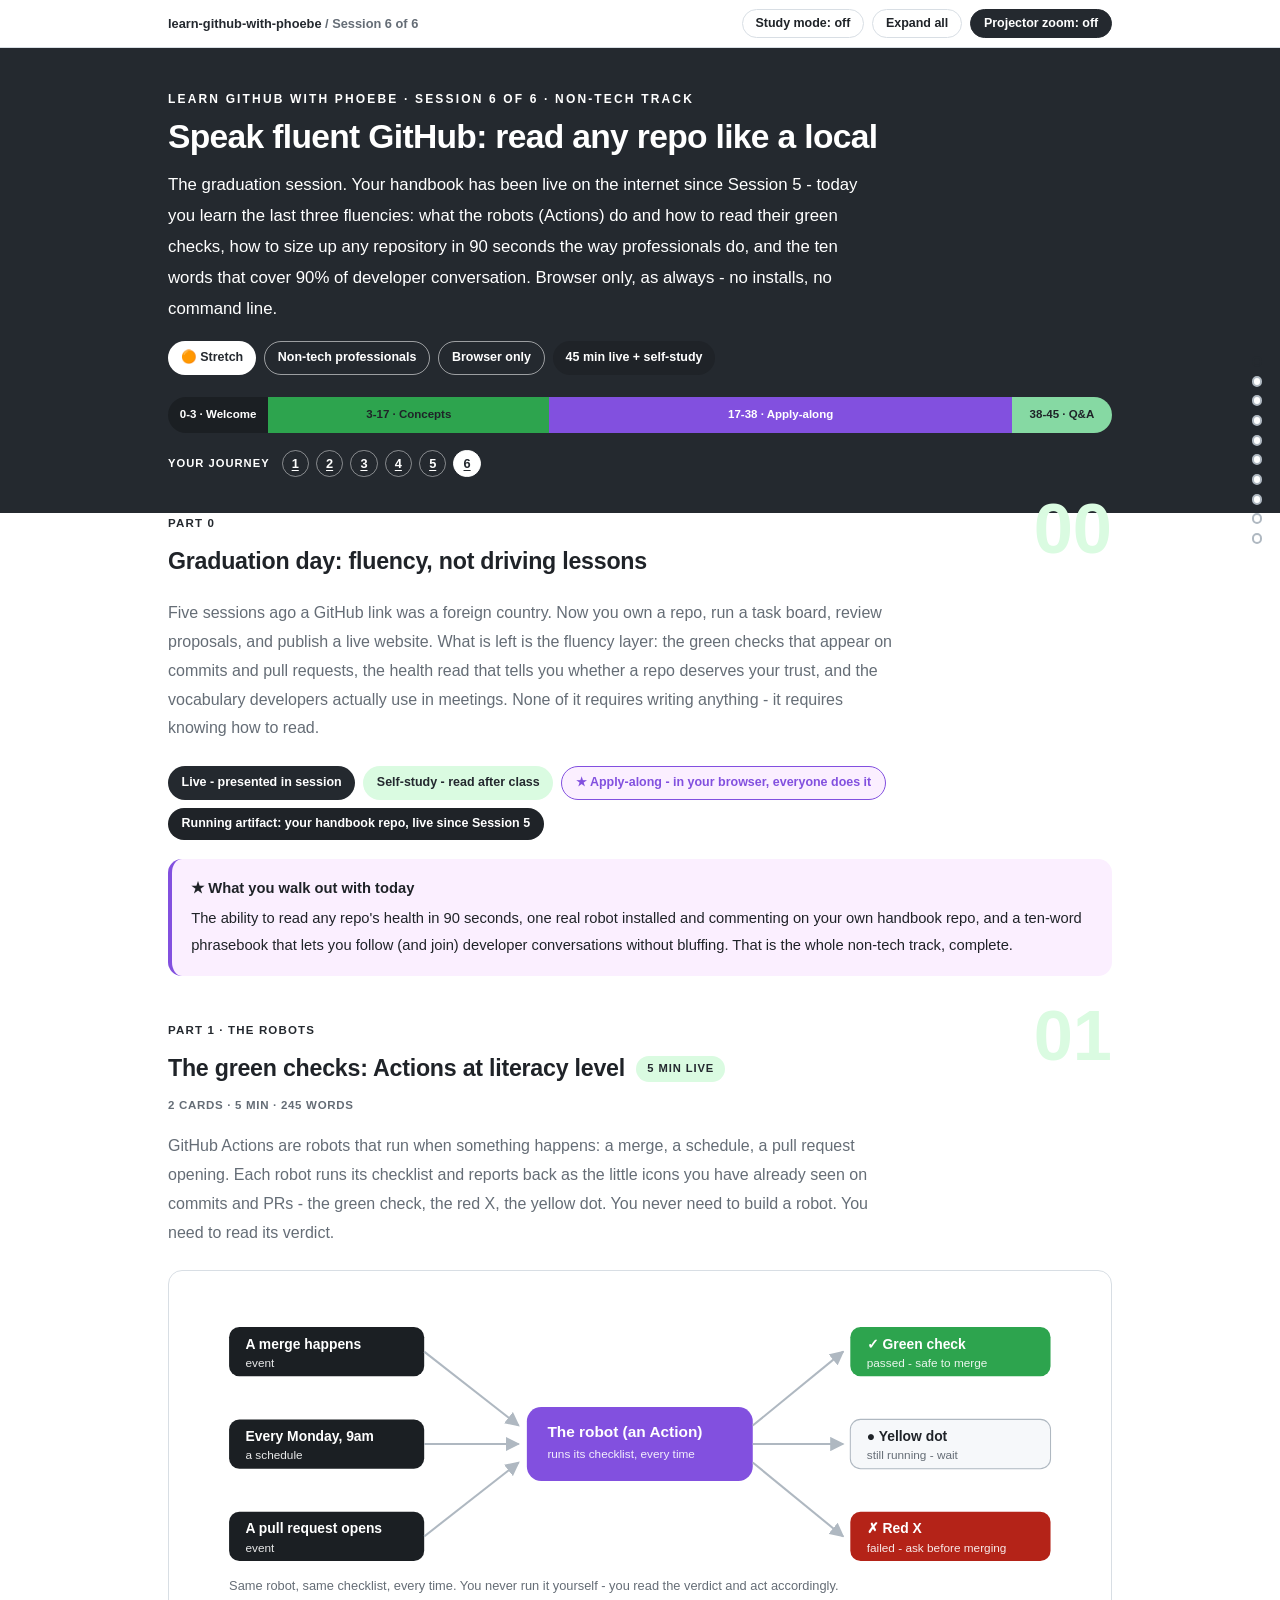
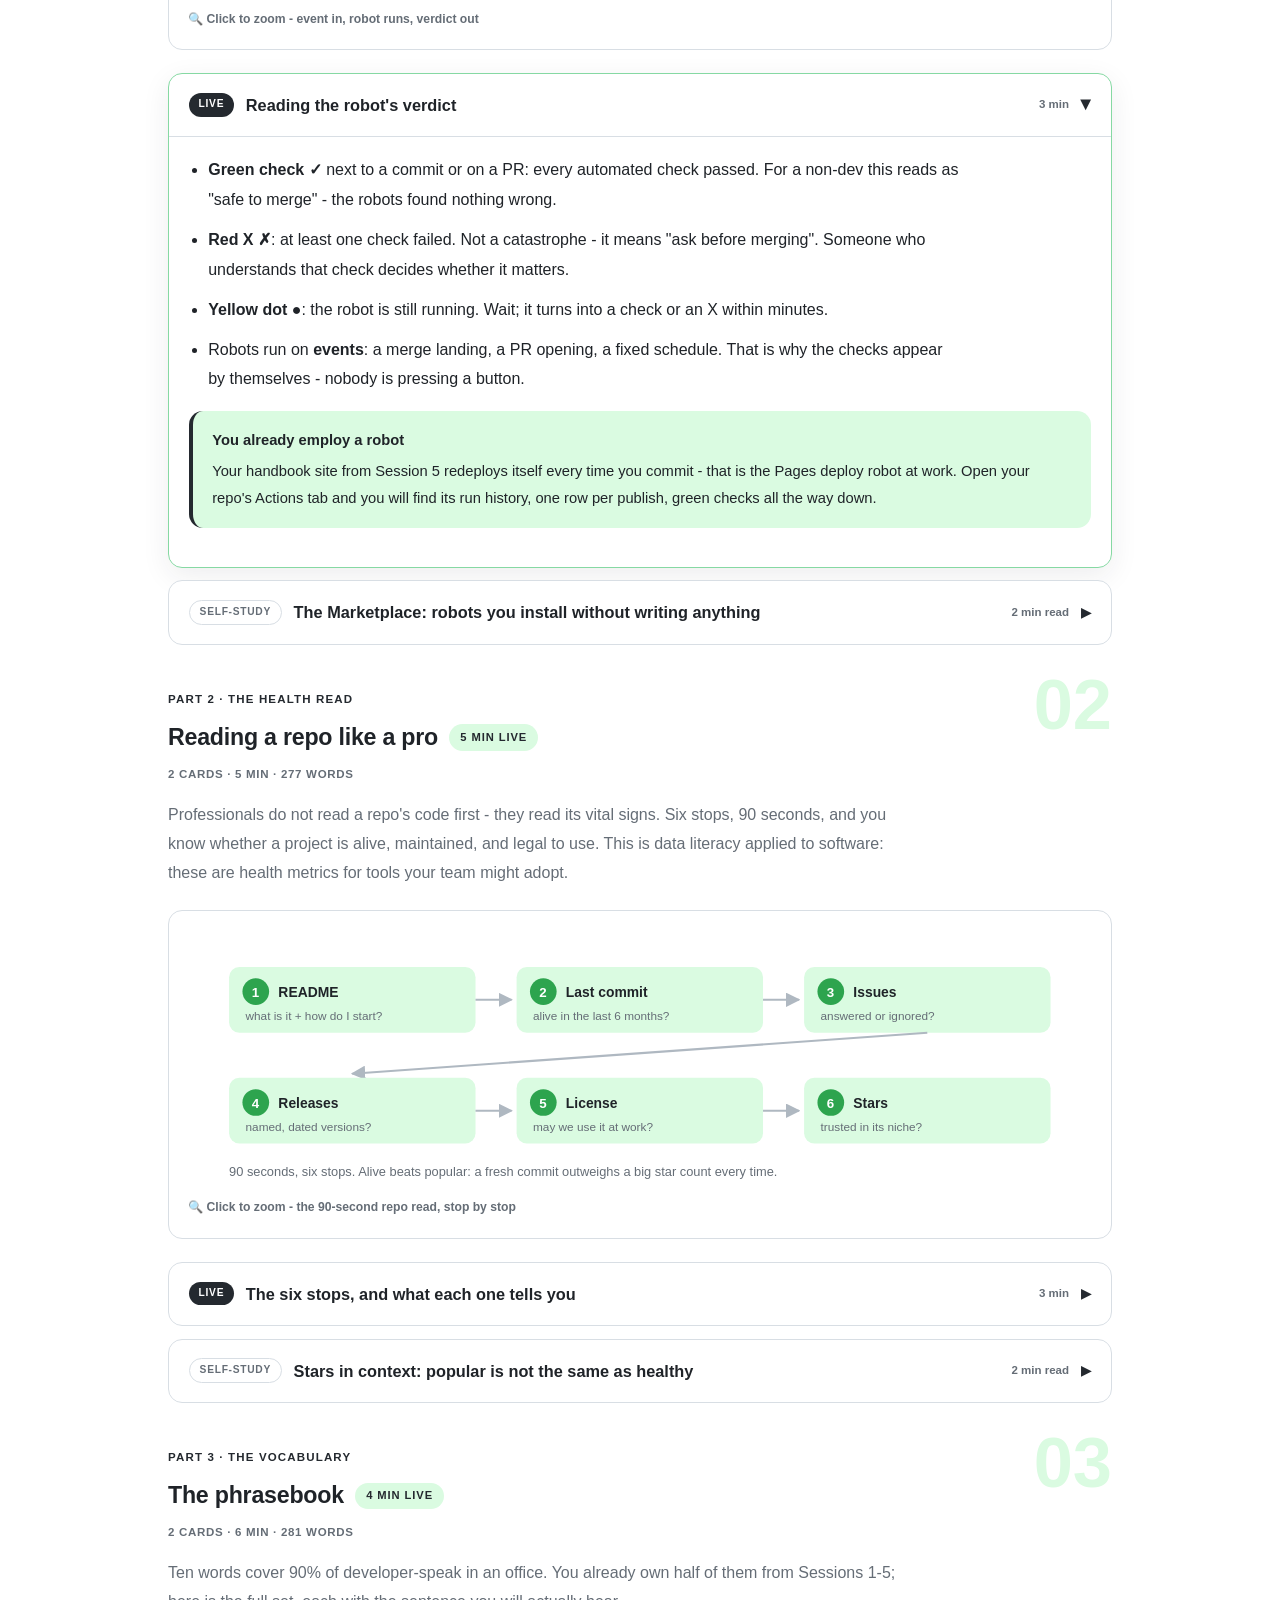
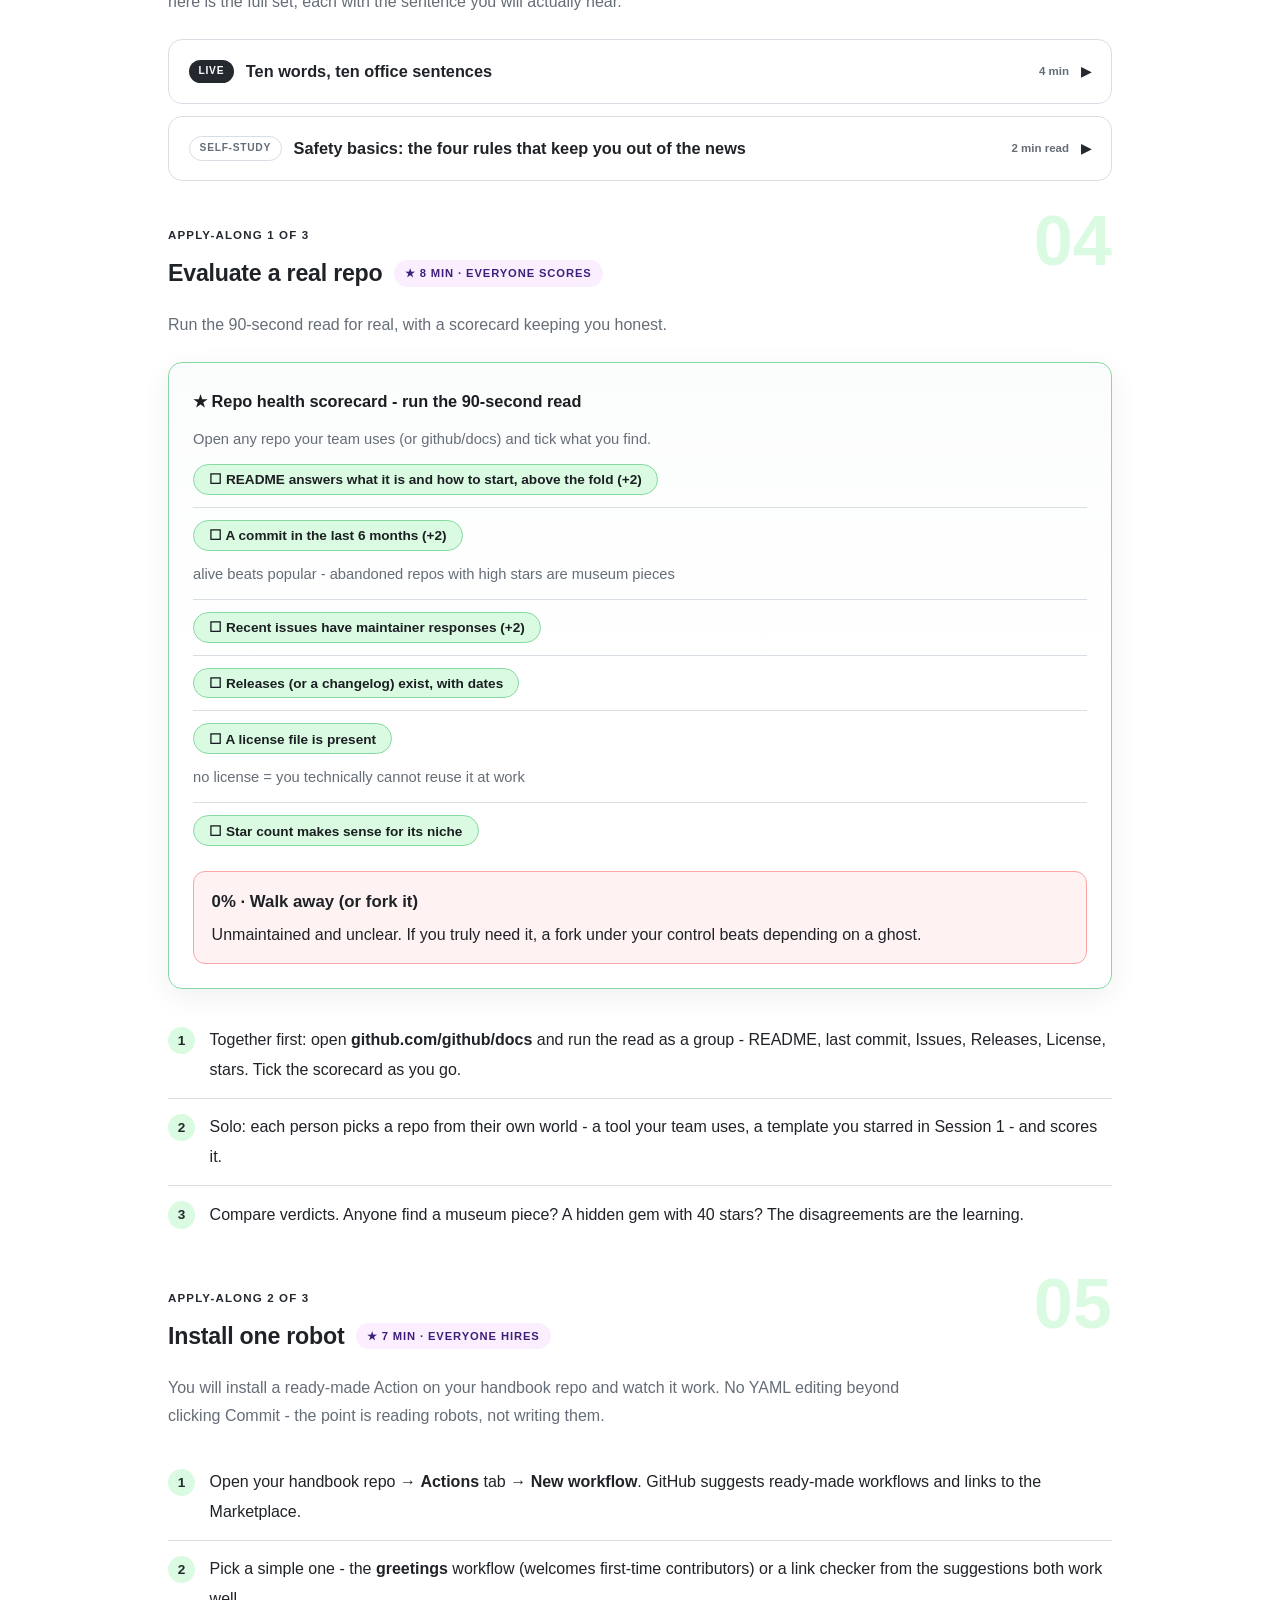
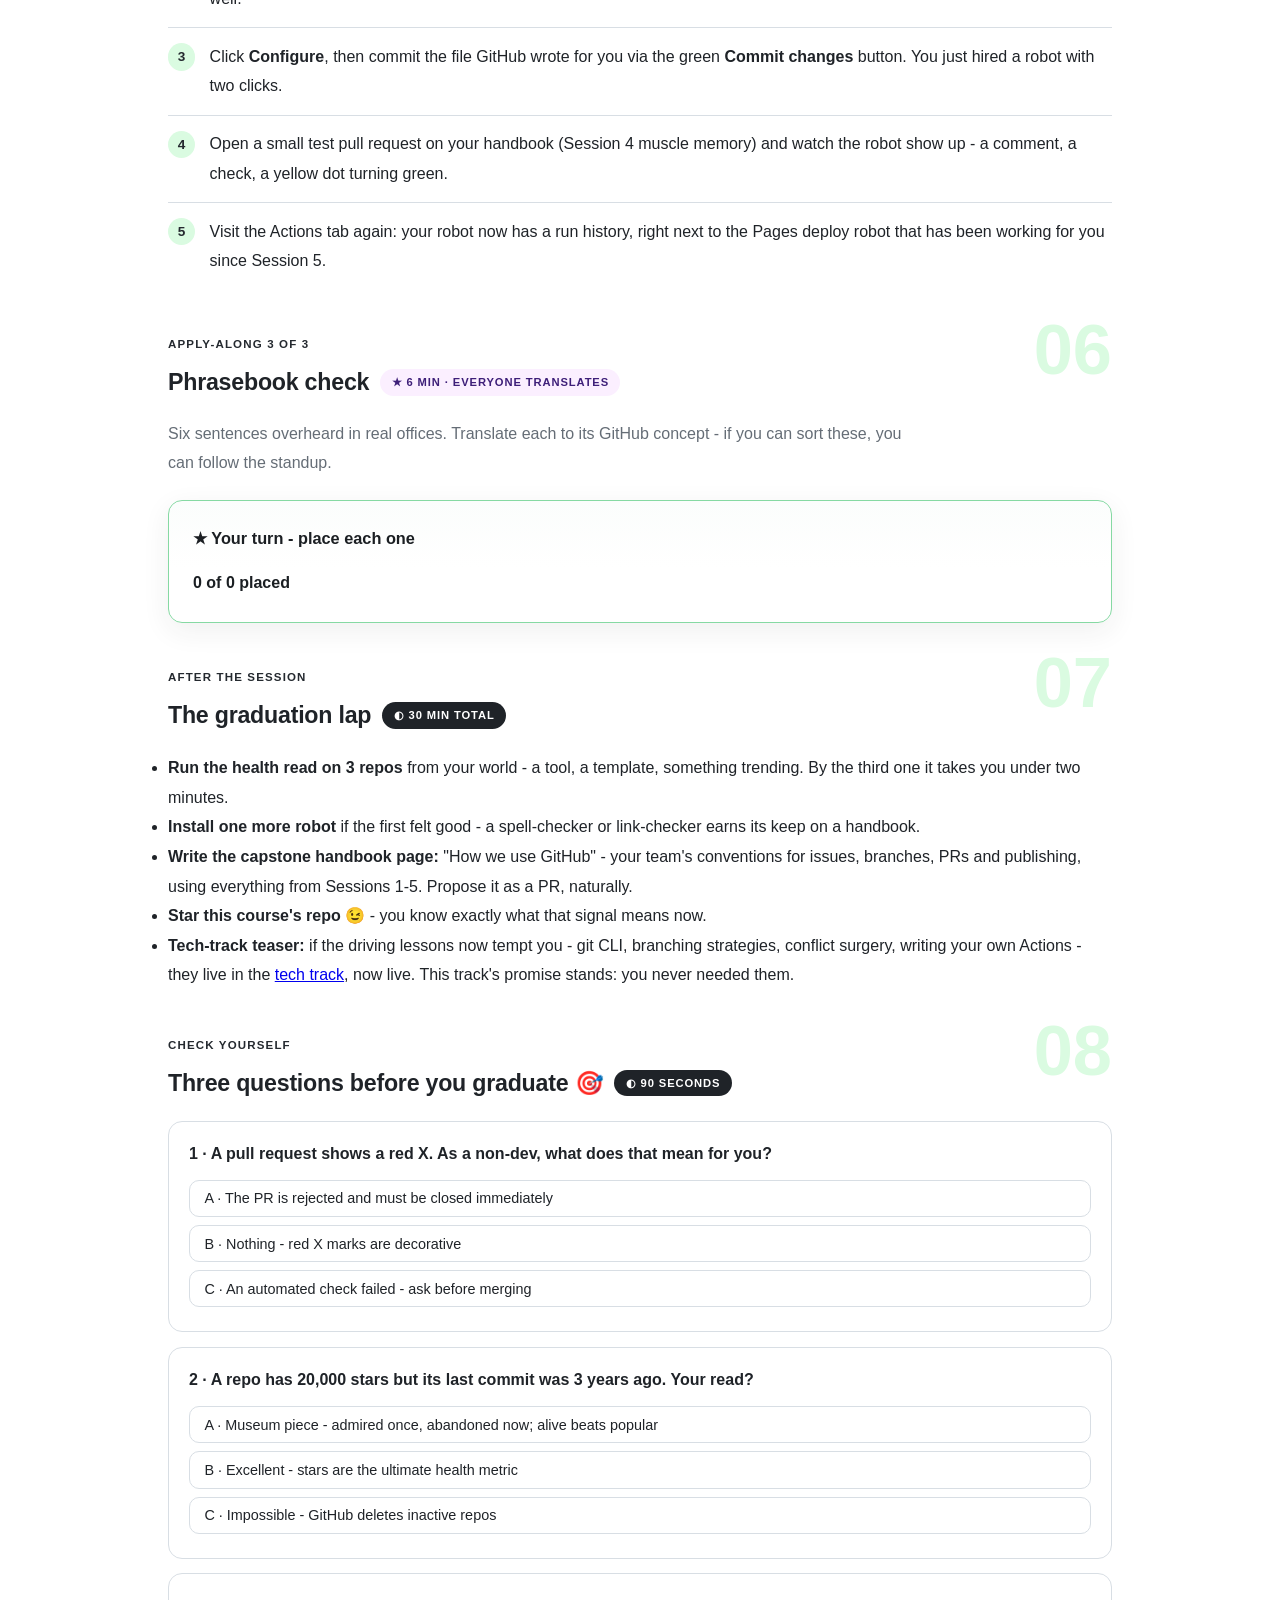
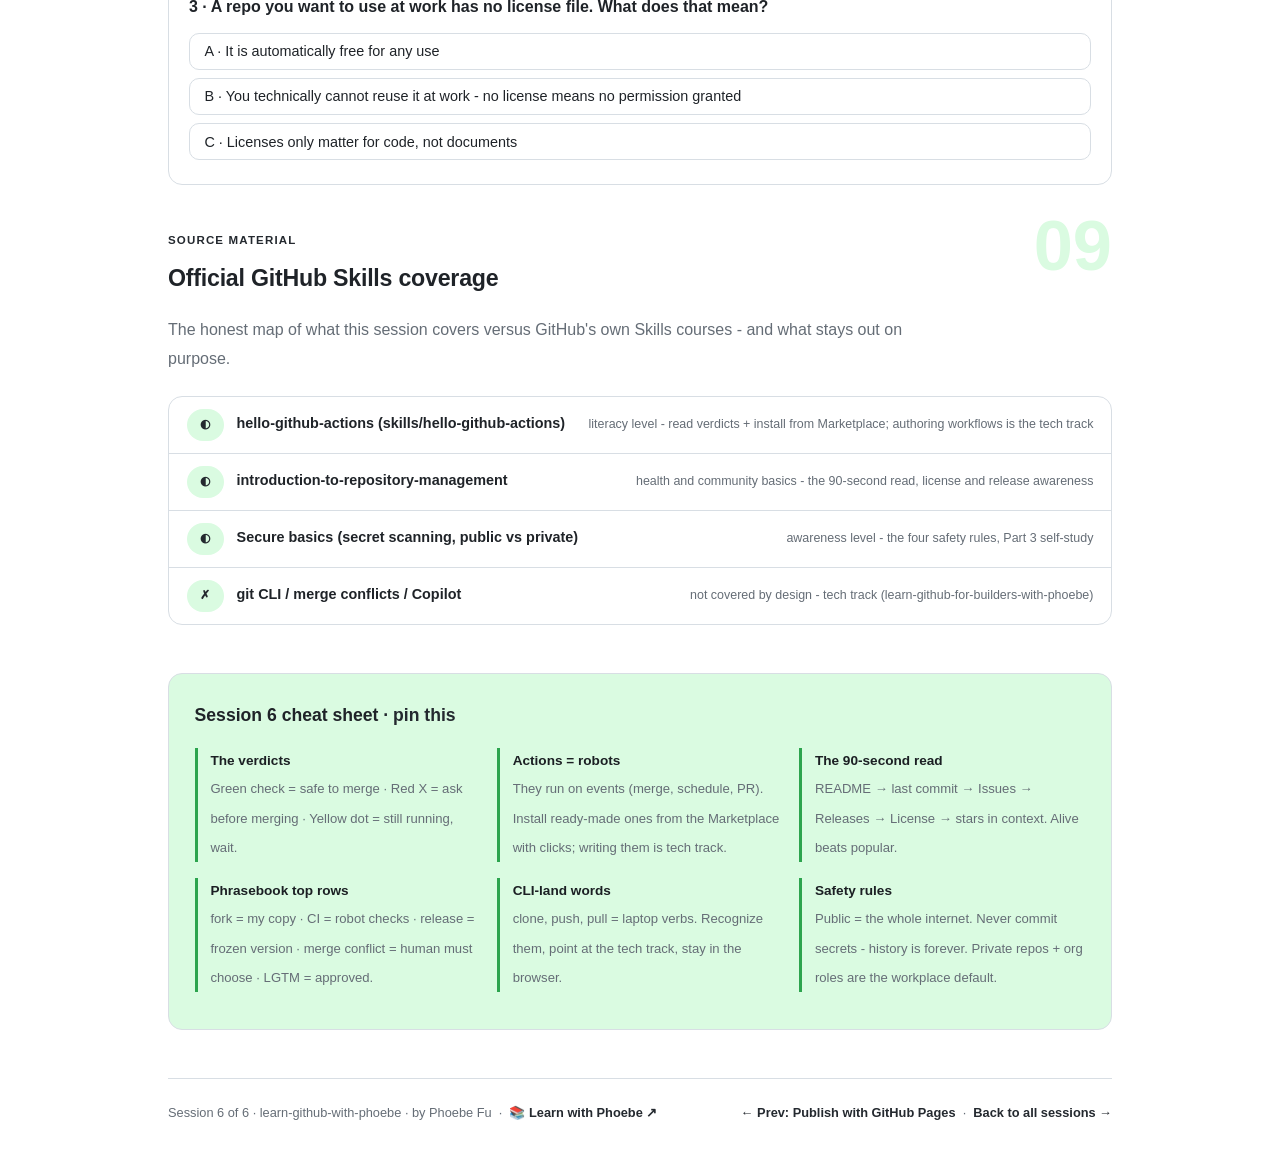
<file: courses/06-speak-fluent-github.html>
<!DOCTYPE html>
<html lang="en">
<head>
<meta charset="UTF-8">
<meta name="viewport" content="width=device-width, initial-scale=1.0">
<!-- social:start -->
<meta name="description" content="Five sessions ago a GitHub link was a foreign country. Now you own a repo, run a task board, review proposals, and publish a live website. What is left is the fluency layer: the green...">
<meta property="og:type" content="article">
<meta property="og:site_name" content="Learn with Phoebe">
<meta property="og:title" content="Speak fluent GitHub: read any repo like a local - learn github with phoebe">
<meta property="og:description" content="Five sessions ago a GitHub link was a foreign country. Now you own a repo, run a task board, review proposals, and publish a live website. What is left is the fluency layer: the green...">
<meta property="og:url" content="https://phoebefu6.github.io/learn-github-with-phoebe/courses/06-speak-fluent-github.html">
<meta property="og:image" content="https://phoebefu6.github.io/learn-github-with-phoebe/assets/og-cover.png">
<meta property="og:image:width" content="1200">
<meta property="og:image:height" content="630">
<meta name="twitter:card" content="summary_large_image">
<meta name="twitter:title" content="Speak fluent GitHub: read any repo like a local - learn github with phoebe">
<meta name="twitter:description" content="Five sessions ago a GitHub link was a foreign country. Now you own a repo, run a task board, review proposals, and publish a live website. What is left is the fluency layer: the green...">
<meta name="twitter:image" content="https://phoebefu6.github.io/learn-github-with-phoebe/assets/og-cover.png">
<!-- social:end -->
<title>Session 6 · Speak fluent GitHub - learn github with phoebe</title>
<link rel="stylesheet" href="../assets/style.css?v=39">
</head>
<body>

<div class="toolbar">
  <div class="wrap">
    <span class="crumb"><a href="../index.html">learn-github-with-phoebe</a> / Session 6 of 6</span>
    <button class="btn" id="toggle-all" type="button">Expand all</button>
    <button class="btn primary" id="zoom-toggle" type="button">Projector zoom: off</button>
  </div>
</div>

<header class="masthead">
  <div class="wrap">
    <div class="eyebrow">Learn GitHub with Phoebe · Session 6 of 6 · Non-tech track</div>
    <h1>Speak fluent GitHub: <span class="accent">read any repo like a local</span></h1>
    <p class="sub">The graduation session. Your handbook has been live on the internet since Session 5 - today you learn the last three fluencies: what the robots (Actions) do and how to read their green checks, how to size up any repository in 90 seconds the way professionals do, and the ten words that cover 90% of developer conversation. Browser only, as always - no installs, no command line.</p>
    <div class="chip-row">
      <span class="chip level">🟠 Stretch</span>
      <span class="chip audience">Non-tech professionals</span>
      <span class="chip audience">Browser only</span>
      <span class="chip time">45 min live + self-study</span>
    </div>
    <div class="agenda">
      <span class="a1" style="flex:1">0-3 · Welcome</span>
      <span class="a2" style="flex:3">3-17 · Concepts</span>
      <span class="a3" style="flex:5">17-38 · Apply-along</span>
      <span class="a4" style="flex:1">38-45 · Q&amp;A</span>
    </div>
  </div>
</header>

<main class="wrap">

  <!-- ============ INTRO ============ -->
  <section class="section" id="intro">
    <div class="section-kicker">
      <span class="klabel">Part 0</span>
      <h2>Graduation day: fluency, not driving lessons</h2>
    </div>
    <p class="lede">Five sessions ago a GitHub link was a foreign country. Now you own a repo, run a task board, review proposals, and publish a live website. What is left is the fluency layer: the green checks that appear on commits and pull requests, the health read that tells you whether a repo deserves your trust, and the vocabulary developers actually use in meetings. None of it requires writing anything - it requires knowing how to read.</p>
    <div class="legend">
      <span class="pill solid">Live - presented in session</span>
      <span class="pill light">Self-study - read after class</span>
      <span class="pill amber">★ Apply-along - in your browser, everyone does it</span>
      <span class="pill inkpill">Running artifact: your handbook repo, live since Session 5</span>
    </div>
    <div class="callout win">
      <strong>★ What you walk out with today</strong>
      The ability to read any repo's health in 90 seconds, one real robot installed and commenting on your own handbook repo, and a ten-word phrasebook that lets you follow (and join) developer conversations without bluffing. That is the whole non-tech track, complete.
    </div>
  </section>

  <!-- ============ PART 1: ACTIONS AT LITERACY LEVEL ============ -->
  <section class="section" id="actions-literacy">
    <div class="section-kicker">
      <span class="klabel">Part 1 · the robots</span>
      <h2>The green checks: Actions at literacy level <span class="tag concept">5 min live</span></h2>
    </div>
    <p class="lede">GitHub Actions are robots that run when something happens: a merge, a schedule, a pull request opening. Each robot runs its checklist and reports back as the little icons you have already seen on commits and PRs - the green check, the red X, the yellow dot. You never need to build a robot. You need to read its verdict.</p>

    <figure class="zoomable">
      <svg viewBox="0 0 880 300" xmlns="http://www.w3.org/2000/svg" role="img" aria-label="Pipeline: three events on the left feed a robot in the middle, which produces one of three verdicts - green check, yellow dot, or red X">
        <style>
          .acT { font: 700 13.5px Inter, sans-serif; fill: #FFFFFF; }
          .acS { font: 400 11.5px Inter, sans-serif; fill: #FFFFFF; opacity: .9; }
          .acI { font: 700 13.5px Inter, sans-serif; fill: #1F2328; }
          .acJ { font: 400 11.5px Inter, sans-serif; fill: #656D76; }
          .acX { font: 400 12.5px Inter, sans-serif; fill: #656D76; }
          .acL { stroke: #AFB8C1; stroke-width: 2; fill: none; marker-end: url(#acArr); }
        </style>
        <defs>
          <marker id="acArr" viewBox="0 0 10 10" refX="9" refY="5" markerWidth="7" markerHeight="7" orient="auto-start-reverse">
            <path d="M 0 0 L 10 5 L 0 10 z" fill="#AFB8C1"/>
          </marker>
        </defs>
        <rect x="40" y="36" width="190" height="48" rx="10" fill="#1B1F23"/>
        <text class="acT" x="56" y="57">A merge happens</text>
        <text class="acS" x="56" y="75">event</text>
        <rect x="40" y="126" width="190" height="48" rx="10" fill="#1B1F23"/>
        <text class="acT" x="56" y="147">Every Monday, 9am</text>
        <text class="acS" x="56" y="165">a schedule</text>
        <rect x="40" y="216" width="190" height="48" rx="10" fill="#1B1F23"/>
        <text class="acT" x="56" y="237">A pull request opens</text>
        <text class="acS" x="56" y="255">event</text>
        <line class="acL" x1="230" y1="60" x2="322" y2="132"/>
        <line class="acL" x1="230" y1="150" x2="322" y2="150"/>
        <line class="acL" x1="230" y1="240" x2="322" y2="168"/>
        <rect x="330" y="114" width="220" height="72" rx="14" fill="#8250DF"/>
        <text class="acT" x="350" y="143" style="font-size:15px">The robot (an Action)</text>
        <text class="acS" x="350" y="164">runs its checklist, every time</text>
        <line class="acL" x1="550" y1="132" x2="638" y2="60"/>
        <line class="acL" x1="550" y1="150" x2="638" y2="150"/>
        <line class="acL" x1="550" y1="168" x2="638" y2="240"/>
        <rect x="645" y="36" width="195" height="48" rx="10" fill="#2DA44E"/>
        <text class="acT" x="661" y="57">✓ Green check</text>
        <text class="acS" x="661" y="75">passed - safe to merge</text>
        <rect x="645" y="126" width="195" height="48" rx="10" fill="#F6F8FA" stroke="#AFB8C1"/>
        <text class="acI" x="661" y="147">● Yellow dot</text>
        <text class="acJ" x="661" y="165">still running - wait</text>
        <rect x="645" y="216" width="195" height="48" rx="10" fill="#B42318"/>
        <text class="acT" x="661" y="237">✗ Red X</text>
        <text class="acS" x="661" y="255">failed - ask before merging</text>
        <text class="acX" x="40" y="292">Same robot, same checklist, every time. You never run it yourself - you read the verdict and act accordingly.</text>
      </svg>
      <figcaption>🔍 Click to zoom - event in, robot runs, verdict out</figcaption>
    </figure>

    <details class="card" open>
      <summary><span class="mode live">Live</span>Reading the robot's verdict<span class="mini">3 min</span><span class="caret">▶</span></summary>
      <div class="body">
        <ul>
          <li><strong>Green check ✓</strong> next to a commit or on a PR: every automated check passed. For a non-dev this reads as "safe to merge" - the robots found nothing wrong.</li>
          <li><strong>Red X ✗</strong>: at least one check failed. Not a catastrophe - it means "ask before merging". Someone who understands that check decides whether it matters.</li>
          <li><strong>Yellow dot ●</strong>: the robot is still running. Wait; it turns into a check or an X within minutes.</li>
          <li>Robots run on <strong>events</strong>: a merge landing, a PR opening, a fixed schedule. That is why the checks appear by themselves - nobody is pressing a button.</li>
        </ul>
        <div class="callout tip">
          <strong>You already employ a robot</strong>
          Your handbook site from Session 5 redeploys itself every time you commit - that is the Pages deploy robot at work. Open your repo's Actions tab and you will find its run history, one row per publish, green checks all the way down.
        </div>
      </div>
    </details>

    <details class="card">
      <summary><span class="mode self">Self-study</span>The Marketplace: robots you install without writing anything<span class="mini">2 min read</span><span class="caret">▶</span></summary>
      <div class="body">
        <p>The GitHub Marketplace is an app store for robots. Thousands of ready-made Actions install with clicks, not code:</p>
        <ul>
          <li><strong>Spell-checkers</strong> that flag typos in every proposed change to your handbook.</li>
          <li><strong>Link-checkers</strong> that test every hyperlink on a schedule and open an issue when one dies.</li>
          <li><strong>Greeters</strong> that welcome first-time contributors with a friendly comment.</li>
        </ul>
        <p>Installing means committing a small config file GitHub writes for you - you click the green Commit button, exactly like editing any other file. Writing new robots (the YAML inside) is tech-track territory, and you never need it to benefit from them.</p>
      </div>
    </details>
  </section>

  <!-- ============ PART 2: READING A REPO ============ -->
  <section class="section" id="repo-read">
    <div class="section-kicker">
      <span class="klabel">Part 2 · the health read</span>
      <h2>Reading a repo like a pro <span class="tag concept">5 min live</span></h2>
    </div>
    <p class="lede">Professionals do not read a repo's code first - they read its vital signs. Six stops, 90 seconds, and you know whether a project is alive, maintained, and legal to use. This is data literacy applied to software: these are health metrics for tools your team might adopt.</p>

    <figure class="zoomable">
      <svg viewBox="0 0 880 250" xmlns="http://www.w3.org/2000/svg" role="img" aria-label="The 90-second repo read: six numbered stops - README, last commit, Issues, Releases, License, stars">
        <style>
          .rrN { font: 700 13px Inter, sans-serif; fill: #FFFFFF; }
          .rrT { font: 700 13.5px Inter, sans-serif; fill: #1F2328; }
          .rrS { font: 400 11.5px Inter, sans-serif; fill: #656D76; }
          .rrX { font: 400 12.5px Inter, sans-serif; fill: #656D76; }
          .rrL { stroke: #AFB8C1; stroke-width: 2; fill: none; marker-end: url(#rrArr); }
        </style>
        <defs>
          <marker id="rrArr" viewBox="0 0 10 10" refX="9" refY="5" markerWidth="7" markerHeight="7" orient="auto-start-reverse">
            <path d="M 0 0 L 10 5 L 0 10 z" fill="#AFB8C1"/>
          </marker>
        </defs>
        <rect x="40" y="36" width="240" height="64" rx="10" fill="#DAFBE1"/>
        <circle cx="66" cy="60" r="13" fill="#2DA44E"/><text class="rrN" x="62" y="65">1</text>
        <text class="rrT" x="88" y="65">README</text>
        <text class="rrS" x="56" y="88">what is it + how do I start?</text>
        <rect x="320" y="36" width="240" height="64" rx="10" fill="#DAFBE1"/>
        <circle cx="346" cy="60" r="13" fill="#2DA44E"/><text class="rrN" x="342" y="65">2</text>
        <text class="rrT" x="368" y="65">Last commit</text>
        <text class="rrS" x="336" y="88">alive in the last 6 months?</text>
        <rect x="600" y="36" width="240" height="64" rx="10" fill="#DAFBE1"/>
        <circle cx="626" cy="60" r="13" fill="#2DA44E"/><text class="rrN" x="622" y="65">3</text>
        <text class="rrT" x="648" y="65">Issues</text>
        <text class="rrS" x="616" y="88">answered or ignored?</text>
        <line class="rrL" x1="280" y1="68" x2="315" y2="68"/>
        <line class="rrL" x1="560" y1="68" x2="595" y2="68"/>
        <line class="rrL" x1="720" y1="100" x2="160" y2="140"/>
        <rect x="40" y="144" width="240" height="64" rx="10" fill="#DAFBE1"/>
        <circle cx="66" cy="168" r="13" fill="#2DA44E"/><text class="rrN" x="62" y="173">4</text>
        <text class="rrT" x="88" y="173">Releases</text>
        <text class="rrS" x="56" y="196">named, dated versions?</text>
        <rect x="320" y="144" width="240" height="64" rx="10" fill="#DAFBE1"/>
        <circle cx="346" cy="168" r="13" fill="#2DA44E"/><text class="rrN" x="342" y="173">5</text>
        <text class="rrT" x="368" y="173">License</text>
        <text class="rrS" x="336" y="196">may we use it at work?</text>
        <rect x="600" y="144" width="240" height="64" rx="10" fill="#DAFBE1"/>
        <circle cx="626" cy="168" r="13" fill="#2DA44E"/><text class="rrN" x="622" y="173">6</text>
        <text class="rrT" x="648" y="173">Stars</text>
        <text class="rrS" x="616" y="196">trusted in its niche?</text>
        <line class="rrL" x1="280" y1="176" x2="315" y2="176"/>
        <line class="rrL" x1="560" y1="176" x2="595" y2="176"/>
        <text class="rrX" x="40" y="240">90 seconds, six stops. Alive beats popular: a fresh commit outweighs a big star count every time.</text>
      </svg>
      <figcaption>🔍 Click to zoom - the 90-second repo read, stop by stop</figcaption>
    </figure>

    <details class="card">
      <summary><span class="mode live">Live</span>The six stops, and what each one tells you<span class="mini">3 min</span><span class="caret">▶</span></summary>
      <div class="body">
        <ul>
          <li><strong>README:</strong> does it say what this is and how to start, above the fold? A repo that cannot introduce itself will not document anything else either.</li>
          <li><strong>Last commit date:</strong> is it alive? Activity in the last six months is the pulse check that outweighs everything else.</li>
          <li><strong>Issues:</strong> are recent questions answered or ignored? Responsive maintainers are the difference between a tool and a liability.</li>
          <li><strong>Releases:</strong> named, dated versions signal a project that ships deliberately rather than drifting.</li>
          <li><strong>License:</strong> no license file means you technically cannot reuse it at work. A 30-second check that saves legal headaches.</li>
          <li><strong>Stars, in context:</strong> 1,000+ means a community trusts it - but a 50-star niche tool can be perfect for a niche job. Context beats raw count.</li>
        </ul>
        <div class="callout example">
          <span class="ex-pill">Real world</span>
          <p><strong>Tech due diligence runs this exact read.</strong> When a professional evaluates an open-source tool before recommending it - to a team, a client, or an investment committee - they check maintenance activity, issue responsiveness, release discipline and license terms before a single line of code. You are learning the same read; it just takes you 90 seconds instead of a consulting engagement.</p>
        </div>
      </div>
    </details>

    <details class="card">
      <summary><span class="mode self">Self-study</span>Stars in context: popular is not the same as healthy<span class="mini">2 min read</span><span class="caret">▶</span></summary>
      <div class="body">
        <p>Star counts are applause accumulated over a project's whole life - they never go down. That makes them a trust signal with a blind spot:</p>
        <ul>
          <li>A repo with 20,000 stars and no commit in three years is a museum piece: admired, abandoned, and risky to depend on.</li>
          <li>A 50-star repo maintained weekly by a specialist can be exactly the right tool for a specialist job.</li>
          <li>Rule of thumb: stars answer "did people ever love this?"; the last commit answers "does anyone still care?". You need both, and the second matters more.</li>
        </ul>
      </div>
    </details>
  </section>

  <!-- ============ PART 3: THE PHRASEBOOK ============ -->
  <section class="section" id="phrasebook">
    <div class="section-kicker">
      <span class="klabel">Part 3 · the vocabulary</span>
      <h2>The phrasebook <span class="tag concept">4 min live</span></h2>
    </div>
    <p class="lede">Ten words cover 90% of developer-speak in an office. You already own half of them from Sessions 1-5; here is the full set, each with the sentence you will actually hear.</p>

    <details class="card">
      <summary><span class="mode live">Live</span>Ten words, ten office sentences<span class="mini">4 min</span><span class="caret">▶</span></summary>
      <div class="body">
        <table class="clean">
          <thead><tr><th>Word</th><th>Plain meaning</th><th>As heard in the office</th></tr></thead>
          <tbody>
            <tr><td><strong>fork</strong></td><td>your personal copy of someone else's repo, changeable freely</td><td>"Just fork it and experiment on your own copy."</td></tr>
            <tr><td><strong>clone</strong></td><td>download a repo to a laptop - CLI-land, tech track</td><td>"I will clone it tonight and poke around locally."</td></tr>
            <tr><td><strong>push / pull</strong></td><td>send changes up / get changes down - also CLI-land</td><td>"Pushed my edits, pull before you start."</td></tr>
            <tr><td><strong>upstream</strong></td><td>the original repo you forked from</td><td>"Sync your fork with upstream first."</td></tr>
            <tr><td><strong>CI</strong></td><td>the robot checks - continuous integration</td><td>"CI is red, do not merge yet."</td></tr>
            <tr><td><strong>merge conflict</strong></td><td>two edits collided on the same lines; a human must choose</td><td>"There is a conflict, I will resolve it after lunch."</td></tr>
            <tr><td><strong>release</strong></td><td>a named, frozen, dated version for the world</td><td>"We cut a release on Fridays."</td></tr>
            <tr><td><strong>stale</strong></td><td>no activity for a long time</td><td>"That branch is stale, close it."</td></tr>
            <tr><td><strong>LGTM</strong></td><td>looks good to me - approval slang in a review</td><td>"LGTM, merging after the checks go green."</td></tr>
          </tbody>
        </table>
        <p>Fork, upstream, CI, release, stale and LGTM you can now use yourself. Clone, push and pull are the CLI verbs - recognize them, point at the tech track, and stay happily in your browser.</p>
      </div>
    </details>

    <details class="card">
      <summary><span class="mode self">Self-study</span>Safety basics: the four rules that keep you out of the news<span class="mini">2 min read</span><span class="caret">▶</span></summary>
      <div class="body">
        <ul>
          <li><strong>Public means the whole internet can read it.</strong> Not "people with the link" - everyone, forever, including search engines and AI training crawlers.</li>
          <li><strong>Never commit passwords, API keys, or personal data.</strong> History is permanent (superpower 1 cuts both ways) - deleting a secret in a later commit does not unpublish it from history.</li>
          <li><strong>GitHub scans for leaked secrets</strong> and alerts you, but prevention beats scanning. Treat every commit box like a public noticeboard.</li>
          <li><strong>Private repos plus organization roles are the workplace default.</strong> Your company's work lives in private repos where access is invitation-only and role-based - public is a deliberate choice, never an accident.</li>
        </ul>
      </div>
    </details>
  </section>

  <!-- ============ APPLY-ALONG 1 ============ -->
  <section class="section" id="demo-1">
    <div class="section-kicker">
      <span class="klabel">Apply-along 1 of 3</span>
      <h2>Evaluate a real repo <span class="tag demo">★ 8 min · everyone scores</span></h2>
    </div>
    <p class="lede">Run the 90-second read for real, with a scorecard keeping you honest.</p>
    <div class="widget" data-widget="checklist" data-config='{
  "title": "★ Repo health scorecard - run the 90-second read",
  "intro": "Open any repo your team uses (or github/docs) and tick what you find.",
  "items": [
    {"t": "README answers what it is and how to start, above the fold", "pts": 2},
    {"t": "A commit in the last 6 months", "pts": 2, "why": "alive beats popular - abandoned repos with high stars are museum pieces"},
    {"t": "Recent issues have maintainer responses", "pts": 2},
    {"t": "Releases (or a changelog) exist, with dates", "pts": 1},
    {"t": "A license file is present", "pts": 1, "why": "no license = you technically cannot reuse it at work"},
    {"t": "Star count makes sense for its niche", "pts": 1}
  ],
  "verdicts": [
    {"min": 80, "label": "Healthy - safe to rely on", "tone": "good", "note": "This repo is maintained and legible. Adopt with confidence."},
    {"min": 45, "label": "Usable, with caveats", "tone": "mid", "note": "Note what is missing and decide if you can live with it. Ask the maintainers - responsive ones upgrade the verdict."},
    {"min": 0, "label": "Walk away (or fork it)", "tone": "bad", "note": "Unmaintained and unclear. If you truly need it, a fork under your control beats depending on a ghost."}
  ]}'></div>
    <div class="steps">
      <div class="step"><p>Together first: open <strong>github.com/github/docs</strong> and run the read as a group - README, last commit, Issues, Releases, License, stars. Tick the scorecard as you go.</p></div>
      <div class="step"><p>Solo: each person picks a repo from their own world - a tool your team uses, a template you starred in Session 1 - and scores it.</p></div>
      <div class="step"><p>Compare verdicts. Anyone find a museum piece? A hidden gem with 40 stars? The disagreements are the learning.</p></div>
    </div>
  </section>

  <!-- ============ APPLY-ALONG 2 ============ -->
  <section class="section" id="demo-2">
    <div class="section-kicker">
      <span class="klabel">Apply-along 2 of 3</span>
      <h2>Install one robot <span class="tag demo">★ 7 min · everyone hires</span></h2>
    </div>
    <p class="lede">You will install a ready-made Action on your handbook repo and watch it work. No YAML editing beyond clicking Commit - the point is reading robots, not writing them.</p>
    <div class="steps">
      <div class="step"><p>Open your handbook repo → <strong>Actions</strong> tab → <strong>New workflow</strong>. GitHub suggests ready-made workflows and links to the Marketplace.</p></div>
      <div class="step"><p>Pick a simple one - the <strong>greetings</strong> workflow (welcomes first-time contributors) or a link checker from the suggestions both work well.</p></div>
      <div class="step"><p>Click <strong>Configure</strong>, then commit the file GitHub wrote for you via the green <strong>Commit changes</strong> button. You just hired a robot with two clicks.</p></div>
      <div class="step"><p>Open a small test pull request on your handbook (Session 4 muscle memory) and watch the robot show up - a comment, a check, a yellow dot turning green.</p></div>
      <div class="step"><p>Visit the Actions tab again: your robot now has a run history, right next to the Pages deploy robot that has been working for you since Session 5.</p></div>
    </div>
  </section>

  <!-- ============ APPLY-ALONG 3 ============ -->
  <section class="section" id="demo-3">
    <div class="section-kicker">
      <span class="klabel">Apply-along 3 of 3</span>
      <h2>Phrasebook check <span class="tag demo">★ 6 min · everyone translates</span></h2>
    </div>
    <p class="lede">Six sentences overheard in real offices. Translate each to its GitHub concept - if you can sort these, you can follow the standup.</p>
    <div class="widget" data-widget="sorter" data-config='{
  "title": "★ What did the developer just say?",
  "intro": "Translate each sentence to its GitHub concept.",
  "categories": ["Copying", "Proposing", "Robot checks", "Publishing"],
  "items": [
    {"t": "Just fork it and try your edits on your own copy.", "c": 0, "why": "fork = your personal copy of someone else's repo, changeable freely"},
    {"t": "I will clone the repo tonight and look on my laptop.", "c": 0, "why": "clone = download the repo to a machine - CLI-land, tech track"},
    {"t": "Open a draft PR so we can see where you are heading.", "c": 1, "why": "draft pull request = proposal shared early, not ready for review"},
    {"t": "CI is red, do not merge yet.", "c": 2, "why": "the robot checks failed - green check first, then merge"},
    {"t": "We cut a release on Fridays.", "c": 3, "why": "release = a named, frozen, dated version for the world"},
    {"t": "LGTM, merging after the checks go green.", "c": 1, "why": "approval slang inside a review: looks good to me"}
  ]}'></div>
  </section>

  <!-- ============ HOMEWORK ============ -->
  <section class="section" id="exercise">
    <div class="section-kicker">
      <span class="klabel">After the session</span>
      <h2>The graduation lap <span class="tag exercise">◐ 30 min total</span></h2>
    </div>
    <ul>
      <li><strong>Run the health read on 3 repos</strong> from your world - a tool, a template, something trending. By the third one it takes you under two minutes.</li>
      <li><strong>Install one more robot</strong> if the first felt good - a spell-checker or link-checker earns its keep on a handbook.</li>
      <li><strong>Write the capstone handbook page:</strong> "How we use GitHub" - your team's conventions for issues, branches, PRs and publishing, using everything from Sessions 1-5. Propose it as a PR, naturally.</li>
      <li><strong>Star this course's repo</strong> 😉 - you know exactly what that signal means now.</li>
      <li><strong>Tech-track teaser:</strong> if the driving lessons now tempt you - git CLI, branching strategies, conflict surgery, writing your own Actions - they live in the <a href="https://phoebefu6.github.io/learn-github-for-builders-with-phoebe/">tech track</a>, now live. This track's promise stands: you never needed them.</li>
    </ul>
  </section>

  <!-- ============ QUIZ ============ -->
  <section class="section" id="quiz">
    <div class="section-kicker">
      <span class="klabel">Check yourself</span>
      <h2>Three questions before you graduate 🎯 <span class="tag exercise">◐ 90 seconds</span></h2>
    </div>
    <div class="quiz-q" data-answer="2">
      <p class="qtext">1 · A pull request shows a red X. As a non-dev, what does that mean for you?</p>
      <button class="qopt" type="button">A · The PR is rejected and must be closed immediately</button>
      <button class="qopt" type="button">B · Nothing - red X marks are decorative</button>
      <button class="qopt" type="button">C · An automated check failed - ask before merging</button>
      <p class="qwhy">Red X = at least one robot check failed. It is a "pause and ask" signal, not a verdict on the idea. Green check first, then merge.</p>
    </div>
    <div class="quiz-q" data-answer="0">
      <p class="qtext">2 · A repo has 20,000 stars but its last commit was 3 years ago. Your read?</p>
      <button class="qopt" type="button">A · Museum piece - admired once, abandoned now; alive beats popular</button>
      <button class="qopt" type="button">B · Excellent - stars are the ultimate health metric</button>
      <button class="qopt" type="button">C · Impossible - GitHub deletes inactive repos</button>
      <p class="qwhy">Stars never go down, so they measure the past. The last commit measures the present - and the present is what you would be depending on.</p>
    </div>
    <div class="quiz-q" data-answer="1">
      <p class="qtext">3 · A repo you want to use at work has no license file. What does that mean?</p>
      <button class="qopt" type="button">A · It is automatically free for any use</button>
      <button class="qopt" type="button">B · You technically cannot reuse it at work - no license means no permission granted</button>
      <button class="qopt" type="button">C · Licenses only matter for code, not documents</button>
      <p class="qwhy">Public to read is not licensed to reuse. No license file means the author kept all rights - a 30-second check that belongs in every health read.</p>
    </div>
    <p class="quiz-score"></p>
  </section>

  <!-- ============ SOURCES ============ -->
  <section class="section" id="official">
    <div class="section-kicker">
      <span class="klabel">Source material</span>
      <h2>Official GitHub Skills coverage</h2>
    </div>
    <p class="lede">The honest map of what this session covers versus GitHub's own Skills courses - and what stays out on purpose.</p>
    <div class="covered">
      <div class="covered-row"><span class="status pill light">◐</span><span class="name">hello-github-actions (skills/hello-github-actions)</span><span class="note">literacy level - read verdicts + install from Marketplace; authoring workflows is the tech track</span></div>
      <div class="covered-row"><span class="status pill light">◐</span><span class="name">introduction-to-repository-management</span><span class="note">health and community basics - the 90-second read, license and release awareness</span></div>
      <div class="covered-row"><span class="status pill light">◐</span><span class="name">Secure basics (secret scanning, public vs private)</span><span class="note">awareness level - the four safety rules, Part 3 self-study</span></div>
      <div class="covered-row"><span class="status pill light">✗</span><span class="name">git CLI / merge conflicts / Copilot</span><span class="note">not covered by design - tech track (learn-github-for-builders-with-phoebe)</span></div>
    </div>
  </section>

  <!-- ============ CHEAT SHEET ============ -->
  <section class="cheat" id="cheatsheet">
    <h3>Session 6 cheat sheet <span>· pin this</span></h3>
    <div class="grid-2">
      <div class="cheat-item"><b>The verdicts</b><span>Green check = safe to merge · Red X = ask before merging · Yellow dot = still running, wait.</span></div>
      <div class="cheat-item"><b>Actions = robots</b><span>They run on events (merge, schedule, PR). Install ready-made ones from the Marketplace with clicks; writing them is tech track.</span></div>
      <div class="cheat-item"><b>The 90-second read</b><span>README → last commit → Issues → Releases → License → stars in context. Alive beats popular.</span></div>
      <div class="cheat-item"><b>Phrasebook top rows</b><span>fork = my copy · CI = robot checks · release = frozen version · merge conflict = human must choose · LGTM = approved.</span></div>
      <div class="cheat-item"><b>CLI-land words</b><span>clone, push, pull = laptop verbs. Recognize them, point at the tech track, stay in the browser.</span></div>
      <div class="cheat-item"><b>Safety rules</b><span>Public = the whole internet. Never commit secrets - history is forever. Private repos + org roles are the workplace default.</span></div>
    </div>
  </section>

  <footer class="pagefoot">
    <span>Session 6 of 6 · learn-github-with-phoebe · by Phoebe Fu &nbsp;·&nbsp; 📚 <a href="https://phoebefu6.github.io/learn-with-phoebe/">Learn with Phoebe ↗</a></span>
    <span><a href="05-publish-with-pages.html">← Prev: Publish with GitHub Pages</a> &nbsp;·&nbsp; <a href="../index.html">Back to all sessions →</a></span>
  </footer>

</main>

<script src="../assets/app.js?v=37"></script>
<script src="../assets/widgets.js?v=17"></script>
</body>
</html>
</file>
<file: assets/style.css>
/* learn-github-with-phoebe - editorial bold design system
   Accent: github ink #24292F + green #2DA44E · Flagship: PR purple #8250DF */

:root {
  --indigo: #24292F;
  --indigo-deep: #1B1F23;
  --indigo-mid: #2DA44E;
  --indigo-soft: #86D9A3;
  --indigo-50: #DAFBE1;
  --ink: #1F2328;
  --muted: #656D76;
  --faint: #AFB8C1;
  --hairline: #D8DEE4;
  --amber: #8250DF;
  --amber-ink: #3E1F79;
  --amber-50: #FBEFFF;
  --paper: #FFFFFF;
  --code-bg: #DAFBE1;
  --code-ink: #1F2328;
  --radius: 14px;
}

* { margin: 0; padding: 0; box-sizing: border-box; }

html { font-size: 16px; scroll-behavior: smooth; }
html.zoom-125 { font-size: 20px; }
html.zoom-150 { font-size: 24px; }

body {
  font-family: "Inter", -apple-system, BlinkMacSystemFont, "Segoe UI", Roboto, sans-serif;
  background: var(--paper);
  color: var(--ink);
  line-height: 1.85;
  font-feature-settings: "tnum";
}

.wrap { max-width: 62rem; margin: 0 auto; padding: 0 1.5rem; }

/* ---------- header band ---------- */
.masthead {
  background: var(--indigo);
  color: #fff;
  padding: 2.5rem 0 2.25rem;
}
.masthead .eyebrow {
  font-size: .75rem;
  letter-spacing: .18em;
  text-transform: uppercase;
  opacity: 1;
  font-weight: 600;
}
.masthead h1 {
  font-size: 2.1rem;
  line-height: 1.15;
  font-weight: 800;
  margin: .5rem 0 .75rem;
  letter-spacing: -.02em;
}
.masthead h1 .accent { color: inherit; }
.masthead .sub { font-size: 1.05rem; opacity: 1; max-width: 44rem; }

.chip-row { display: flex; flex-wrap: wrap; gap: .5rem; margin-top: 1.1rem; }
.chip {
  display: inline-flex;
  align-items: center;
  gap: .35rem;
  border-radius: 999px;
  padding: .25rem .8rem;
  font-size: .78rem;
  font-weight: 600;
  white-space: nowrap;
}
.chip.level { background: #fff; color: var(--indigo); }
.chip.audience { background: rgba(255,255,255,.08); color: #fff; border: 1px solid rgba(255,255,255,.35); }
.chip.time { background: var(--ink); color: #fff; font-variant-numeric: tabular-nums; }

/* ---------- agenda bar ---------- */
.agenda {
  display: flex;
  border-radius: 999px;
  overflow: hidden;
  margin: 1.4rem 0 0;
  font-size: .72rem;
  font-weight: 600;
  text-align: center;
  color: #fff;
}
.agenda span { padding: .45rem .3rem; white-space: nowrap; overflow: hidden; text-overflow: ellipsis; }
.agenda .a1 { background: var(--indigo-deep); }
.agenda .a2 { background: var(--indigo-mid); color: var(--ink); }
.agenda .a3 { background: var(--amber); color: #fff; }
.agenda .a4 { background: var(--indigo-soft); color: var(--ink); }

/* ---------- toolbar ---------- */
.toolbar {
  position: sticky;
  top: 0;
  z-index: 40;
  background: rgba(255,255,255,.94);
  backdrop-filter: blur(6px);
  border-bottom: 1px solid var(--hairline);
  padding: .55rem 0;
}
.toolbar .wrap { display: flex; align-items: center; gap: .5rem; flex-wrap: nowrap; }
.toolbar .crumb { font-size: .8rem; color: var(--muted); font-weight: 600; margin-right: auto; min-width: 0; white-space: nowrap; overflow: hidden; text-overflow: ellipsis; }
.toolbar .btn { white-space: nowrap; flex: none; padding: .38rem .8rem; font-size: .78rem; line-height: 1.2; }
.toolbar .crumb a { color: var(--indigo); text-decoration: none; }
.btn {
  border: 1px solid var(--hairline);
  background: #fff;
  color: var(--ink);
  border-radius: 999px;
  padding: .35rem .9rem;
  font-size: .78rem;
  font-weight: 600;
  cursor: pointer;
  font-family: inherit;
  transition: all .15s ease;
}
.btn:hover { border-color: var(--indigo); color: var(--indigo); }
.btn.primary { background: var(--indigo); border-color: var(--indigo); color: #fff; }
.btn.primary:hover { background: var(--indigo-deep); }

/* ---------- sections ---------- */
main { padding: 2.5rem 0 4rem; }

.section { margin-bottom: 2.8rem; }
.section-kicker { margin-bottom: 1rem; }
.section-kicker .klabel {
  display: block;
  font-size: .72rem;
  text-transform: uppercase;
  letter-spacing: .1em;
  color: var(--indigo);
  font-weight: 700;
  margin-bottom: .35rem;
}
.section-kicker h2 {
  font-size: 1.45rem;
  font-weight: 800;
  letter-spacing: -.01em;
  display: flex;
  align-items: center;
  gap: .7rem;
  flex-wrap: wrap;
}
.section-kicker .tag {
  border-radius: 999px;
  padding: .18rem .7rem;
  font-size: .7rem;
  font-weight: 700;
  text-transform: uppercase;
  letter-spacing: .08em;
}
.tag.concept { background: var(--indigo-50); color: var(--indigo); }
.tag.demo { background: var(--amber-50); color: var(--amber-ink); }
.tag.exercise { background: var(--ink); color: #fff; }

.lede { color: var(--muted); max-width: 46rem; margin-bottom: 1.4rem; line-height: 1.8; }

/* live vs self-study markers on cards */
.mode {
  font-size: .64rem;
  font-weight: 700;
  text-transform: uppercase;
  letter-spacing: .07em;
  padding: .14rem .6rem;
  border-radius: 999px;
  flex: none;
}
.mode.live { background: var(--indigo); color: #fff; }
.mode.self { background: #fff; color: var(--muted); border: 1px solid var(--hairline); }

/* ---------- accordions ---------- */
details.card {
  border: 1px solid var(--hairline);
  border-radius: var(--radius);
  margin-bottom: .8rem;
  overflow: hidden;
  background: #fff;
}
details.card[open] { border-color: var(--indigo-soft); box-shadow: 0 8px 28px rgba(36,41,47,.08); }
details.card summary {
  list-style: none;
  cursor: pointer;
  padding: 1rem 1.25rem;
  display: flex;
  align-items: center;
  gap: .75rem;
  font-weight: 700;
  font-size: 1.02rem;
  user-select: none;
}
details.card summary::-webkit-details-marker { display: none; }
details.card summary .dot {
  width: .6rem; height: .6rem;
  border-radius: 999px;
  background: var(--indigo);
  flex: none;
}
details.card summary .mini { margin-left: auto; font-size: .72rem; color: var(--muted); font-weight: 600; white-space: nowrap; }
details.card summary .caret { transition: transform .2s ease; color: var(--indigo); font-size: .8rem; }
details.card[open] summary .caret { transform: rotate(90deg); }
details.card .body { padding: 0 1.25rem 1.4rem; border-top: 1px solid var(--hairline); padding-top: 1.15rem; }
details.card .body p { margin-bottom: 1.05rem; max-width: 48rem; }
details.card .body p:last-child { margin-bottom: 0; }
details.card .body ul, details.card .body ol { margin: 0 0 1.1rem 1.2rem; max-width: 47rem; }
details.card .body li { margin-bottom: .65rem; }
details.card .body h4 { font-size: .95rem; font-weight: 700; margin: 1.1rem 0 .45rem; }
details.card .body h4:first-child { margin-top: 0; }

/* ---------- pills & legends ---------- */
.legend { display: flex; flex-wrap: wrap; gap: .5rem; margin: 0 0 1.2rem; }
.pill {
  display: inline-flex;
  align-items: center;
  gap: .4rem;
  border-radius: 999px;
  padding: .28rem .85rem;
  font-size: .78rem;
  font-weight: 600;
}
.pill.solid { background: var(--indigo); color: #fff; }
.pill.light { background: var(--indigo-50); color: var(--indigo); }
.pill.inkpill { background: var(--ink); color: #fff; }
.pill.amber, .pill.peach { background: var(--amber-50); color: var(--amber); border: 1.5px solid var(--amber); }
.pill.bare { color: var(--muted); }

/* ---------- 4D grid ---------- */
.grid-2 { display: grid; grid-template-columns: repeat(auto-fit, minmax(15rem, 1fr)); gap: .8rem; margin: .5rem 0 1rem; }
.d-card {
  border: 1px solid var(--hairline);
  border-left: 4px solid var(--indigo);
  border-radius: 10px;
  padding: 1rem 1.1rem;
}
.d-card h4 { font-size: .95rem; margin-bottom: .3rem; }
.d-card h4 .lead-letter { color: var(--indigo); }
.d-card p { font-size: .86rem; color: var(--muted); margin: 0; }

/* ---------- tables ---------- */
table.clean { width: 100%; border-collapse: collapse; font-size: .9rem; margin: .4rem 0 1rem; }
table.clean th {
  text-align: left;
  font-size: .72rem;
  text-transform: uppercase;
  letter-spacing: .08em;
  color: var(--muted);
  padding: .5rem .6rem;
  border-bottom: 2px solid var(--ink);
}
table.clean td { padding: .7rem .6rem; border-bottom: .5px solid var(--hairline); vertical-align: top; line-height: 1.7; }
table.clean td:first-child { font-weight: 600; }

/* ---------- prompt boxes ---------- */
.prompt-box{
  position: relative;
  background: #DAFBE1;
  border: 1px solid #D8DEE4;
  color: #1F2328;
  border-radius: var(--radius);
  padding: 1.1rem 1.2rem;
  margin: 1rem 0 1.2rem;
  font-family: "SF Mono", ui-monospace, Menlo, Consolas, monospace;
  font-size: .84rem;
  line-height: 1.65;
  white-space: pre-wrap;
  word-break: break-word;
}
.prompt-box .label{
  position: absolute;
  top: -0.7rem;
  left: 1rem;
  background: #24292F;
  color: #FFFFFF;
  font-family: "Inter", -apple-system, sans-serif;
  font-size: .68rem;
  font-weight: 700;
  letter-spacing: .06em;
  text-transform: uppercase;
  border-radius: 999px;
  padding: .15rem .7rem;
}
.prompt-box.bad .label { background: var(--faint); color: var(--ink); }
.prompt-box.good .label { background: var(--amber); color: #fff; }
.copy-btn{
  position: absolute;
  top: .7rem;
  right: .7rem;
  background: #FFFFFF;
  border: 1px solid #D8DEE4;
  color: #1F2328;
  border-radius: 999px;
  padding: .25rem .8rem;
  font-size: .72rem;
  font-weight: 600;
  cursor: pointer;
  font-family: "Inter", -apple-system, sans-serif;
  transition: background .15s ease;
}
.copy-btn:hover { background: #D8DEE4; }
.copy-btn.copied { background: var(--amber); border-color: var(--amber); color: #fff; }

/* ---------- demo steps ---------- */
.steps { counter-reset: step; margin: .6rem 0 1rem; }
.step {
  display: grid;
  grid-template-columns: max-content minmax(0, 1fr);
  column-gap: .9rem;
  row-gap: .2rem;
  padding: .85rem 0;
  border-bottom: .5px solid var(--hairline);
}
.step > * { grid-column: 2; min-width: 0; }
.step > .prompt-box { margin: .8rem 0 .4rem; }
.step:last-child { border-bottom: none; }
.step::before {
  counter-increment: step;
  content: counter(step);
  flex: none;
  width: 1.7rem; height: 1.7rem;
  border-radius: 999px;
  background: var(--indigo-50);
  color: var(--indigo);
  font-weight: 700;
  font-size: .85rem;
  display: inline-flex;
  align-items: center;
  justify-content: center;
  margin-top: .1rem;
}
.step p { margin: 0; }

/* ---------- callouts ---------- */
.callout {
  border-radius: var(--radius);
  padding: 1rem 1.2rem;
  margin: 1rem 0;
  font-size: .92rem;
}
.callout.tip { background: var(--indigo-50); border-left: 4px solid var(--indigo); }
.callout.win { background: var(--amber-50); border-left: 4px solid var(--amber); }
.callout strong:first-child { display: block; margin-bottom: .2rem; }

.callout.example {
  background: #FFFFFF;
  border: 1px solid var(--hairline);
  border-left: 4px solid var(--amber);
  font-size: .9rem;
}
.callout.example .ex-pill {
  display: inline-block;
  background: var(--amber);
  color: #fff;
  border-radius: 999px;
  padding: .15rem .7rem;
  font-size: .68rem;
  font-weight: 700;
  text-transform: uppercase;
  letter-spacing: .06em;
  margin-bottom: .5rem;
}
.callout.example p { margin: 0 0 .75rem; max-width: 47rem; }
.callout.example p:last-child { margin-bottom: 0; }
.callout.example ul { margin: 0 0 0 1.1rem; max-width: 46rem; }
.callout.example li { margin-bottom: .6rem; }
.callout.example li:last-child { margin-bottom: 0; }

/* ---------- zoomable figures ---------- */
figure.zoomable {
  border: 1px solid var(--hairline);
  border-radius: var(--radius);
  padding: 1.2rem;
  margin: 1rem 0 1.4rem;
  cursor: zoom-in;
  transition: box-shadow .15s ease;
  background: #fff;
}
figure.zoomable:hover { box-shadow: 0 8px 28px rgba(36,41,47,.12); }
figure.zoomable svg, figure.zoomable img { width: 100%; height: auto; display: block; }
figure.zoomable figcaption {
  margin-top: .6rem;
  font-size: .76rem;
  color: var(--muted);
  font-weight: 600;
  display: flex;
  align-items: center;
  gap: .4rem;
}

.lightbox{
  position: fixed;
  inset: 0;
  z-index: 100;
  background: rgba(255,255,255,.97);
  display: none;
  align-items: center;
  justify-content: center;
  padding: 3vh 3vw;
  cursor: zoom-out;
}
.lightbox.open { display: flex; }
.lightbox .inner{
  background: #fff;
  border: 1px solid #D8DEE4;
  box-shadow: 0 10px 40px rgba(31,35,40,.14);
  border-radius: var(--radius);
  padding: 2rem;
  max-width: 94vw;
  max-height: 92vh;
  overflow: auto;
}
.lightbox .inner svg, .lightbox .inner img { width: min(88vw, 70rem); height: auto; }
.lightbox .close-hint{
  position: fixed;
  top: 1rem; right: 1.4rem;
  color: #1F2328;
  font-size: .8rem;
  font-weight: 600;
}

/* ---------- courses covered ---------- */
.covered { border: 1px solid var(--hairline); border-radius: var(--radius); overflow: hidden; }
.covered-row {
  display: flex;
  align-items: baseline;
  gap: .8rem;
  padding: .75rem 1.1rem;
  border-bottom: .5px solid var(--hairline);
  font-size: .9rem;
}
.covered-row:last-child { border-bottom: none; }
.covered-row .status { flex: none; }
.covered-row .name { font-weight: 600; }
.covered-row .note { margin-left: auto; color: var(--muted); font-size: .78rem; text-align: right; }

/* ---------- cheat sheet footer ---------- */
.cheat{
  background: #DAFBE1;
  border: 1px solid #D8DEE4;
  color: #1F2328;
  border-radius: var(--radius);
  padding: 1.6rem 1.6rem 1.3rem;
  margin-top: 3rem;
}
.cheat h3 { font-size: 1.1rem; margin-bottom: 1rem; }
.cheat h3 span { color: #24292F; }
.cheat .grid-2 { gap: 1rem; }
.cheat .cheat-item { border-left: 3px solid var(--indigo-mid); padding-left: .8rem; }
.cheat .cheat-item b { display: block; font-size: .85rem; color: #1B1F23; }
.cheat .cheat-item span { font-size: .82rem; color: #656D76; }

footer.pagefoot {
  border-top: 1px solid var(--hairline);
  margin-top: 3rem;
  padding: 1.4rem 0 2.5rem;
  font-size: .8rem;
  color: var(--muted);
  display: flex;
  justify-content: space-between;
  flex-wrap: wrap;
  gap: .8rem;
}
footer.pagefoot a { color: var(--indigo); text-decoration: none; font-weight: 600; }

/* ---------- wayfinding: reading progress + section dots + part numbers ---------- */

#progress-bar {
  position: fixed;
  top: 0; left: 0;
  height: 3px;
  width: 0;
  background: linear-gradient(90deg, var(--indigo), var(--amber));
  z-index: 90;
}

.pagenav {
  position: fixed;
  right: 1.1rem;
  top: 50%;
  transform: translateY(-50%);
  z-index: 50;
  display: flex;
  flex-direction: column;
  gap: .55rem;
}
.pagenav a {
  width: .68rem; height: .68rem;
  border-radius: 999px;
  background: #fff;
  border: 2px solid var(--faint);
  display: block;
  position: relative;
  transition: all .15s ease;
}
.pagenav a:hover { border-color: var(--indigo); transform: scale(1.3); }
.pagenav a.active { background: var(--indigo); border-color: var(--indigo); }
.pagenav a .nlabel {
  position: absolute;
  right: 1.4rem;
  top: 50%;
  transform: translateY(-50%);
  background: var(--ink);
  color: #fff;
  font-size: .7rem;
  font-weight: 600;
  padding: .22rem .65rem;
  border-radius: 6px;
  white-space: nowrap;
  opacity: 0;
  pointer-events: none;
  transition: opacity .15s ease;
}
.pagenav a:hover .nlabel { opacity: 1; }
@media (max-width: 74rem) { .pagenav { display: none; } }

main { counter-reset: partnum -1; }
.section .section-kicker { position: relative; }
.section .section-kicker::before {
  counter-increment: partnum;
  content: counter(partnum, decimal-leading-zero);
  position: absolute;
  right: 0;
  top: -1.2rem;
  font-size: 4.4rem;
  font-weight: 800;
  color: var(--indigo-50);
  line-height: 1;
  font-variant-numeric: tabular-nums;
  pointer-events: none;
  z-index: 0;
}
.section .section-kicker > * { position: relative; z-index: 1; }

details.card summary { transition: background .15s ease; }
details.card summary:hover { background: #FAFBFC; }

/* ---------- journey strip: you are here in the series ---------- */
.journey {
  display: flex;
  align-items: center;
  gap: .45rem;
  margin-top: 1.1rem;
  flex-wrap: wrap;
}
.journey .jlabel { font-size: .7rem; font-weight: 700; text-transform: uppercase; letter-spacing: .09em; opacity: 1; margin-right: .3rem; }
.journey a {
  width: 1.7rem; height: 1.7rem;
  border-radius: 999px;
  display: inline-flex;
  align-items: center;
  justify-content: center;
  font-size: .8rem;
  font-weight: 700;
  text-decoration: none;
  color: #fff;
  border: 1.5px solid rgba(255,255,255,.45);
  transition: all .15s ease;
  font-variant-numeric: tabular-nums;
}
.journey a:hover { border-color: #fff; transform: scale(1.12); }
.journey a.here { background: #fff; color: var(--indigo); border-color: #fff; }
.journey a.dd-chip { width: auto; border-radius: 999px; padding: 0 .7rem; font-size: .72rem; }

/* ---------- check-yourself quiz ---------- */
.quiz-q {
  border: 1px solid var(--hairline);
  border-radius: var(--radius);
  padding: 1.1rem 1.25rem 1rem;
  margin-bottom: .9rem;
  background: #fff;
}
.quiz-q .qtext { font-weight: 700; margin-bottom: .7rem; }
.quiz-q .qopt {
  display: block;
  width: 100%;
  text-align: left;
  background: #fff;
  border: 1px solid var(--hairline);
  border-radius: 10px;
  padding: .6rem .9rem;
  margin-bottom: .5rem;
  font-size: .9rem;
  font-family: inherit;
  color: var(--ink);
  cursor: pointer;
  transition: all .15s ease;
}
.quiz-q .qopt:hover { border-color: var(--indigo); background: var(--indigo-50); }
.quiz-q .qopt.correct { background: var(--indigo); border-color: var(--indigo); color: #fff; font-weight: 600; }
.quiz-q .qopt.correct::after { content: "  ✓"; }
.quiz-q .qopt.wrong { background: #FEF2F2; border-color: #FCA5A5; color: #991B1B; animation: qshake .3s ease; }
.quiz-q .qopt.wrong::after { content: "  not this one, try again"; font-size: .78rem; }
.quiz-q .qopt:disabled { cursor: default; }
.quiz-q .qwhy {
  display: none;
  background: var(--amber-50);
  border-left: 4px solid var(--amber);
  border-radius: 8px;
  padding: .6rem .9rem;
  font-size: .86rem;
  margin-top: .3rem;
}
.quiz-q.answered .qwhy { display: block; }
@keyframes qshake {
  0%, 100% { transform: translateX(0); }
  25% { transform: translateX(-5px); }
  75% { transform: translateX(5px); }
}
.quiz-score { font-weight: 700; color: var(--indigo); margin-top: .4rem; }

@media (prefers-reduced-motion: reduce) {
  .quiz-q .qopt.wrong { animation: none; }
  .journey a:hover { transform: none; }
}

/* ---------- micro-interactions (react-bits inspired, vanilla) ---------- */

/* BlurText: staggered word reveal on the masthead headline */
.masthead h1 .bw {
  display: inline-block;
  opacity: 0;
  filter: blur(8px);
  transform: translateY(.35em);
  animation: bw-in .7s cubic-bezier(.22,.9,.35,1) forwards;
  animation-delay: var(--bw-delay, 0s);
}
@keyframes bw-in {
  to { opacity: 1; filter: blur(0); transform: translateY(0); }
}

/* SpotlightCard: cursor-following highlight on accordion cards */
details.card { position: relative; }
details.card::after {
  content: "";
  position: absolute;
  inset: 0;
  pointer-events: none;
  opacity: 0;
  transition: opacity .3s ease;
  background: radial-gradient(320px circle at var(--mx, 50%) var(--my, 50%), rgba(36,41,47,.09), transparent 65%);
}
details.card:hover::after { opacity: 1; }

/* ScrollReveal: sections rise in as they enter the viewport */
.js-reveal .section {
  opacity: 0;
  transform: translateY(16px);
  transition: opacity .6s ease, transform .6s cubic-bezier(.22,.9,.35,1);
}
.js-reveal .section.revealed { opacity: 1; transform: none; }

@media (prefers-reduced-motion: reduce) {
  .masthead h1 .bw { animation: none; opacity: 1; filter: none; transform: none; }
  details.card::after { display: none; }
  .js-reveal .section { opacity: 1; transform: none; transition: none; }
}

@media (max-width: 40rem) {
  .masthead h1 { font-size: 1.6rem; }
  .agenda span { font-size: .6rem; }
  .toolbar .crumb { display: none; }
}

@media print {
  .toolbar, .copy-btn { display: none; }
  details.card { border: 1px solid #ccc; }
}

/* ---------- interactive widgets (data literacy course) ---------- */
.widget {
  border: 1.5px solid var(--indigo-soft);
  border-radius: var(--radius);
  padding: 1.4rem 1.5rem 1.5rem;
  margin: 1.4rem 0;
  background: linear-gradient(180deg, #FBFDFC, #FFFFFF 55%);
  box-shadow: 0 8px 28px rgba(36,41,47,.07);
}
.wg-title { font-weight: 800; font-size: 1.02rem; color: var(--indigo-deep); margin-bottom: .6rem; }
.wg-note { font-size: .92rem; color: var(--muted); margin-top: .7rem; line-height: 1.7; }
.wg-grid { display: flex; flex-wrap: wrap; gap: .8rem 1.1rem; margin: .6rem 0 .9rem; }
.wg-field { display: flex; flex-direction: column; gap: .25rem; min-width: 9.5rem; flex: 1; }
.wg-field.wide { min-width: 100%; }
.wg-field > span { font-size: .8rem; font-weight: 700; color: var(--muted); letter-spacing: .02em; }
.wg-input {
  font: 600 1rem Inter, sans-serif; color: var(--ink);
  padding: .45rem .6rem; border: 1.5px solid var(--hairline); border-radius: 9px;
  background: #fff; width: 100%;
}
.wg-input:focus { outline: none; border-color: var(--indigo); }
.wg-slider { width: 100%; accent-color: var(--indigo); height: 2rem; }
.wg-btnrow { display: flex; flex-wrap: wrap; gap: .5rem; margin-top: .5rem; }
.wg-btn {
  font: 700 .85rem Inter, sans-serif; color: var(--indigo-deep);
  background: var(--indigo-50); border: 1.5px solid var(--indigo-soft);
  border-radius: 999px; padding: .4rem .95rem; cursor: pointer; transition: all .15s;
}
.wg-btn:hover:not(:disabled) { background: var(--indigo); color: #fff; }
.wg-btn:disabled { opacity: .35; cursor: default; }
.wg-btn.big { font-size: .95rem; padding: .55rem 1.2rem; margin: .6rem 0 0; }
.wg-btn.right { background: #E8F5EE; border-color: #1E7A46; color: #1E7A46; }
.wg-btn.wrong { animation: wgshake .4s; background: #FEF2F2; border-color: #FCA5A5; color: #991B1B; }
@keyframes wgshake { 0%,100%{transform:translateX(0)} 25%{transform:translateX(-5px)} 75%{transform:translateX(5px)} }
.wg-sort-row { padding: .75rem 0; border-top: 1px solid var(--hairline); }
.wg-sort-row:first-of-type { border-top: none; }
.wg-sort-text { font-weight: 600; margin-bottom: .45rem; }
.wg-sort-row.done .wg-btn:not(.right) { opacity: .3; pointer-events: none; }
.wg-why { font-size: .9rem; color: #1E7A46; font-weight: 600; margin-top: .45rem; }
.wg-score { margin-top: .9rem; font-weight: 800; color: var(--indigo-deep); }
.wg-outrow { display: flex; flex-wrap: wrap; gap: .8rem; margin: .8rem 0 .2rem; }
.wg-out {
  flex: 1; min-width: 8.5rem; background: var(--indigo-50);
  border-radius: 12px; padding: .7rem .9rem; line-height: 1.45;
}
.wg-out b { display: block; font-size: .74rem; text-transform: uppercase; letter-spacing: .08em; color: var(--muted); }
.wg-out span { font-size: 1.45rem; font-weight: 800; color: var(--indigo-deep); font-feature-settings: "tnum"; }
.wg-out em { display: block; font-style: normal; font-size: .8rem; font-weight: 700; }
.wg-out em.up { color: #1E7A46; } .wg-out em.down { color: #B42318; } .wg-out em.flat { color: var(--muted); }
.wg-out.big { background: var(--amber-50); }
.wg-out.big span { color: var(--amber); }
.wg-out.big.neg span { color: #B42318; }
.wg-svgwrap { margin: .8rem 0 .3rem; }
.wg-svgwrap svg { width: 100%; height: auto; display: block; }
.wg-funnel { margin: .9rem 0 .3rem; display: flex; flex-direction: column; gap: .45rem; }
.wg-frow { display: flex; align-items: center; gap: .7rem; }
.wg-fname { width: 7.5rem; font-size: .85rem; font-weight: 700; color: var(--ink); text-align: right; flex-shrink: 0; }
.wg-fbar { flex: 1; background: #F6F1E7; border-radius: 999px; height: 1.5rem; overflow: hidden; }
.wg-ffill { height: 100%; background: var(--indigo-mid); border-radius: 999px; transition: width .25s; }
.wg-frow.leak .wg-ffill { background: #DC6803; }
.wg-fnum { width: 12.5rem; font-size: .82rem; font-weight: 600; color: var(--muted); flex-shrink: 0; }
.wg-frow.leak .wg-fnum { color: #B42318; }
.wg-rfmcard { border-radius: 12px; padding: .9rem 1.1rem; margin-top: .8rem; border: 1.5px solid var(--hairline); }
.wg-rfmcard b { font-size: 1.05rem; }
.wg-rfmcard p { margin-top: .3rem; line-height: 1.65; }
.wg-rfmcard.good { background: #E8F5EE; border-color: #9BD9B9; }
.wg-rfmcard.mid { background: var(--amber-50); border-color: var(--indigo-soft); }
.wg-rfmcard.bad { background: #FEF2F2; border-color: #FCA5A5; }
@media (max-width: 640px) {
  .wg-fname { width: 5.2rem; font-size: .75rem; }
  .wg-fnum { width: 8rem; font-size: .72rem; }
}

/* ---------- mdpreview widget ---------- */
.wg-mdwrap { display: grid; grid-template-columns: 1fr 1fr; gap: .9rem; margin: .8rem 0 .3rem; }
@media (max-width: 720px) { .wg-mdwrap { grid-template-columns: 1fr; } }
.wg-mdinput {
  font: 500 .88rem/1.6 "SF Mono", Menlo, Consolas, monospace;
  min-height: 17rem; padding: .8rem .9rem; resize: vertical;
  border: 1.5px solid var(--hairline); border-radius: 10px;
  background: var(--code-bg); color: var(--code-ink);
}
.wg-mdinput:focus { outline: none; border-color: var(--indigo-mid); }
.wg-mdpreview {
  border: 1.5px solid var(--hairline); border-radius: 10px;
  padding: .9rem 1.1rem; background: #fff; overflow-x: auto; line-height: 1.7;
}
.wg-mdpreview h2 { font-size: 1.3rem; margin: .3rem 0 .5rem; padding-bottom: .3rem; border-bottom: 1px solid var(--hairline); }
.wg-mdpreview h3 { font-size: 1.1rem; margin: .7rem 0 .4rem; }
.wg-mdpreview h4 { font-size: .98rem; margin: .6rem 0 .3rem; }
.wg-mdpreview p { margin: .4rem 0; }
.wg-mdpreview ul { margin: .4rem 0 .4rem 1.3rem; }
.wg-mdpreview code { background: var(--indigo-50); border-radius: 5px; padding: .1rem .35rem; font-size: .85em; }
.wg-mdpreview a { color: #0969DA; font-weight: 600; }
.wg-mdpreview blockquote { border-left: 3px solid var(--indigo-soft); color: var(--muted); padding: .2rem 0 .2rem .8rem; margin: .5rem 0; }
.wg-mdpreview table { border-collapse: collapse; margin: .5rem 0; }
.wg-mdpreview th, .wg-mdpreview td { border: 1px solid var(--hairline); padding: .3rem .7rem; font-size: .9rem; }
.wg-mdpreview th { background: var(--indigo-50); }

/* === LWP-PATCH v2 === */
/* palette-agnostic aliases: 75 repos use --indigo/--amber, 1 uses --pine/--clay */
:root {
  --pv-accent: var(--indigo, var(--pine, #334155));
  --pv-flag: var(--amber, var(--clay, #B45309));
  --pv-flag-50: var(--amber-50, var(--clay-50, #FEF3E2));
}

/* ============================================================
   v2 - readable on a phone + reading modes
   Layout only. No palette tokens are changed.
   ============================================================ */

/* --- skip link --- */
.skip-link {
  position: absolute; left: -9999px; top: 0; z-index: 200;
  background: var(--pv-accent); color: #fff;
  padding: .7rem 1.1rem; border-radius: 0 0 var(--radius) 0;
  font-weight: 700; font-size: .85rem; text-decoration: none;
}
.skip-link:focus { left: 0; }

/* --- visible keyboard focus everywhere --- */
:focus-visible {
  outline: 3px solid var(--pv-flag);
  outline-offset: 2px;
  border-radius: 4px;
}

/* --- diagrams: hold authored width, scroll instead of shrinking --- */
.figscroll { overflow-x: auto; -webkit-overflow-scrolling: touch; overscroll-behavior-x: contain; }
.figscroll::-webkit-scrollbar { height: 6px; }
.figscroll::-webkit-scrollbar-thumb { background: var(--faint); border-radius: 3px; }

/* --- tables: scroll container + sticky row label --- */
.tablescroll { overflow-x: auto; -webkit-overflow-scrolling: touch; border-radius: var(--radius); }

/* --- section contents counter --- */
.sec-meta {
  display: block; margin-top: .3rem;
  font-size: .72rem; font-weight: 700; letter-spacing: .06em;
  text-transform: uppercase; color: var(--muted);
  font-variant-numeric: tabular-nums;
}

/* --- study-mode switch --- */
.btn.mode-on { background: var(--pv-flag); border-color: var(--pv-flag); color: #fff; }

/* --- deep-linked card gets a moment of emphasis --- */
details.card.linked { border-color: var(--pv-flag); box-shadow: 0 0 0 3px var(--pv-flag-50); }

@media (max-width: 820px) {
  /* labels keep the size they were drawn at; the figure scrolls */
  figure.zoomable svg { min-width: 820px; }
  .figscroll .mm-svg, .mindmap svg { min-width: 840px; }

  table.clean { min-width: 620px; }
  table.clean th:first-child,
  table.clean td:first-child {
    position: sticky; left: 0; background: #fff;
    box-shadow: 1px 0 0 var(--hairline);
  }

  pre, .prompt-box { overflow-x: auto; }

  /* 44px tap targets */
  details.card summary { min-height: 44px; }
  .qopt { min-height: 44px; display: flex; align-items: center; padding: .7rem .9rem; }
  .toolbar .btn, .pagefoot a { min-height: 44px; display: inline-flex; align-items: center; justify-content: center; }
  .toolbar .crumb, .toolbar #zoom-toggle { display: none; }
  .toolbar .btn { flex: 1 1 0; padding: .3rem .4rem; font-size: .72rem; }
  table.clean { display: block; overflow-x: auto; -webkit-overflow-scrolling: touch; }
}

@media (max-width: 640px) {
  /* long inline code tokens and nowrap chips are the two things that still
     forced the page sideways below 640px: let them break rather than push
     the layout. Inside the media query only - desktop is untouched. */
  :not(pre) > code, .prompt-box span, code span,
  p span, li span, td span { overflow-wrap: anywhere; word-break: break-word; }
  .chip, .syn-chip, .pill, .mode, .tag { white-space: normal; max-width: 100%; }

  /* the agenda bar truncated its own labels into nonsense - stack it */
  .agenda { flex-direction: column; align-items: stretch; gap: .3rem; }
  .agenda span { font-size: .74rem; text-align: left; padding: .4rem .7rem; flex: none !important; }
  .chip-row, .legend { flex-wrap: wrap; }
  .journey { flex-wrap: wrap; row-gap: .45rem; }
}

/* --- print: a session should print as a complete handout --- */
@media print {
  .pagenav, #progress-bar, .skip-link, .journey, .lightbox { display: none !important; }
  details.card > .body { display: block !important; }
  details.card, figure, table.clean, .callout { break-inside: avoid; page-break-inside: avoid; }
  figure.zoomable svg { min-width: 0; max-width: 100%; }
  .figscroll, .tablescroll { overflow: visible; }
  a[href^="http"]::after { content: " (" attr(href) ")"; font-size: .72rem; color: #555; }
}

/* swipe hint: own line, only when the diagram really does scroll */
figure.zoomable.can-scroll figcaption { flex-wrap: wrap; }
figure.zoomable.can-scroll figcaption::after {
  content: "swipe the diagram \2192";
  flex: 0 0 100%;
  margin-top: .2rem;
  font-size: .72rem;
  font-weight: 700;
  letter-spacing: .04em;
  color: var(--pv-flag);
}
/* === /LWP-PATCH === */

/* layout-patch-3: phone-width overflow (2026-10-10) */
.sql-bar { flex-wrap: wrap; }
@media (max-width: 480px) {
  .covered-row { flex-wrap: wrap; }
  .covered-row .note { margin-left: 0; text-align: left; flex-basis: 100%; }
  details.card summary { flex-wrap: wrap; }
  details.card summary .mini { white-space: normal; }
  .wk, .sqlbox, .prompt-box, pre { max-width: 100%; overflow-x: auto; }
  .mono, code, strong, .note { overflow-wrap: anywhere; }
  select, input[type=range], label { max-width: 100%; }
  canvas, svg, img { max-width: 100%; height: auto; }
  .tree-kids, .tree-node-wrap, .tree-node, .rb-night, .al-row, .gd-field, .tl-row, .sl-row { max-width: 100%; overflow-x: auto; }
  .tl-cols, .sl-cols, .bb-cols, .ev-cols, [class$="-cols"] { grid-template-columns: 1fr !important; display: grid; }
  .tl-cols > *, .sl-cols > *, [class$="-cols"] > * { min-width: 0; max-width: 100%; }
  .mono { white-space: normal; }
  .er-w, .bb-lab, .tl-lev, .sl-lev { max-width: 100%; white-space: normal; }
}
/* contrast-patch-2b */
.cheat a { color: var(--indigo-deep, var(--ink)); }
.chip.audience { background: transparent; border-color: rgba(255,255,255,.55); }
.masthead a, .masthead .sub a { color: #fff; text-decoration: underline; text-underline-offset: 2px; }
.prompt-box b, .prompt-box strong { color: var(--indigo-deep, var(--ink)); }
.prompt-box span, .prompt-box em, .prompt-box i { color: inherit; }
.pp-stamp i { color: var(--ink); }

/* Prompt-box label sits inside the box (2026-10-12). Hanging it 0.7rem above the edge let any
   overflow:auto parent cut it in half; in normal flow nothing can clip it. The right margin
   keeps it clear of the Copy button; long labels wrap instead of running under it. */
.prompt-box > .label{ position: static; display: table; margin: 0 5.2rem .55rem 0; white-space: normal; line-height: 1.45; }
</file>
